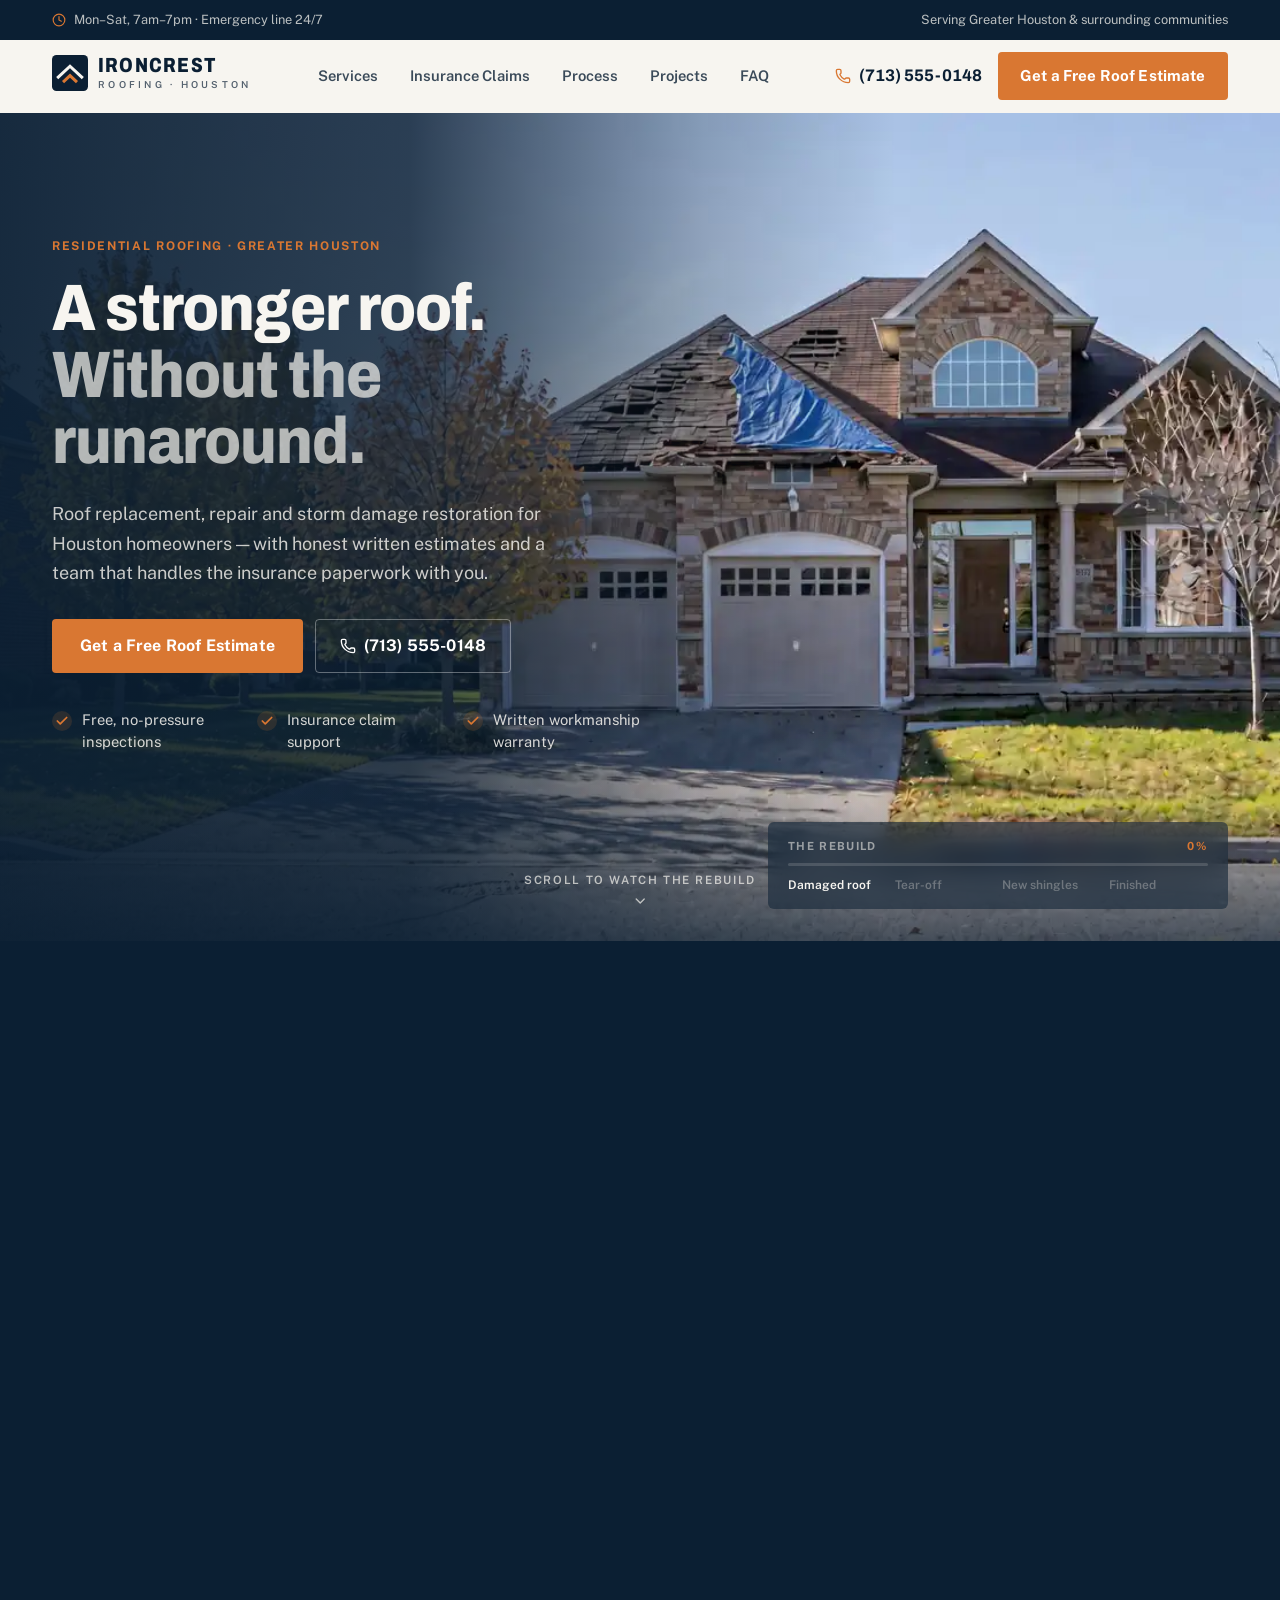
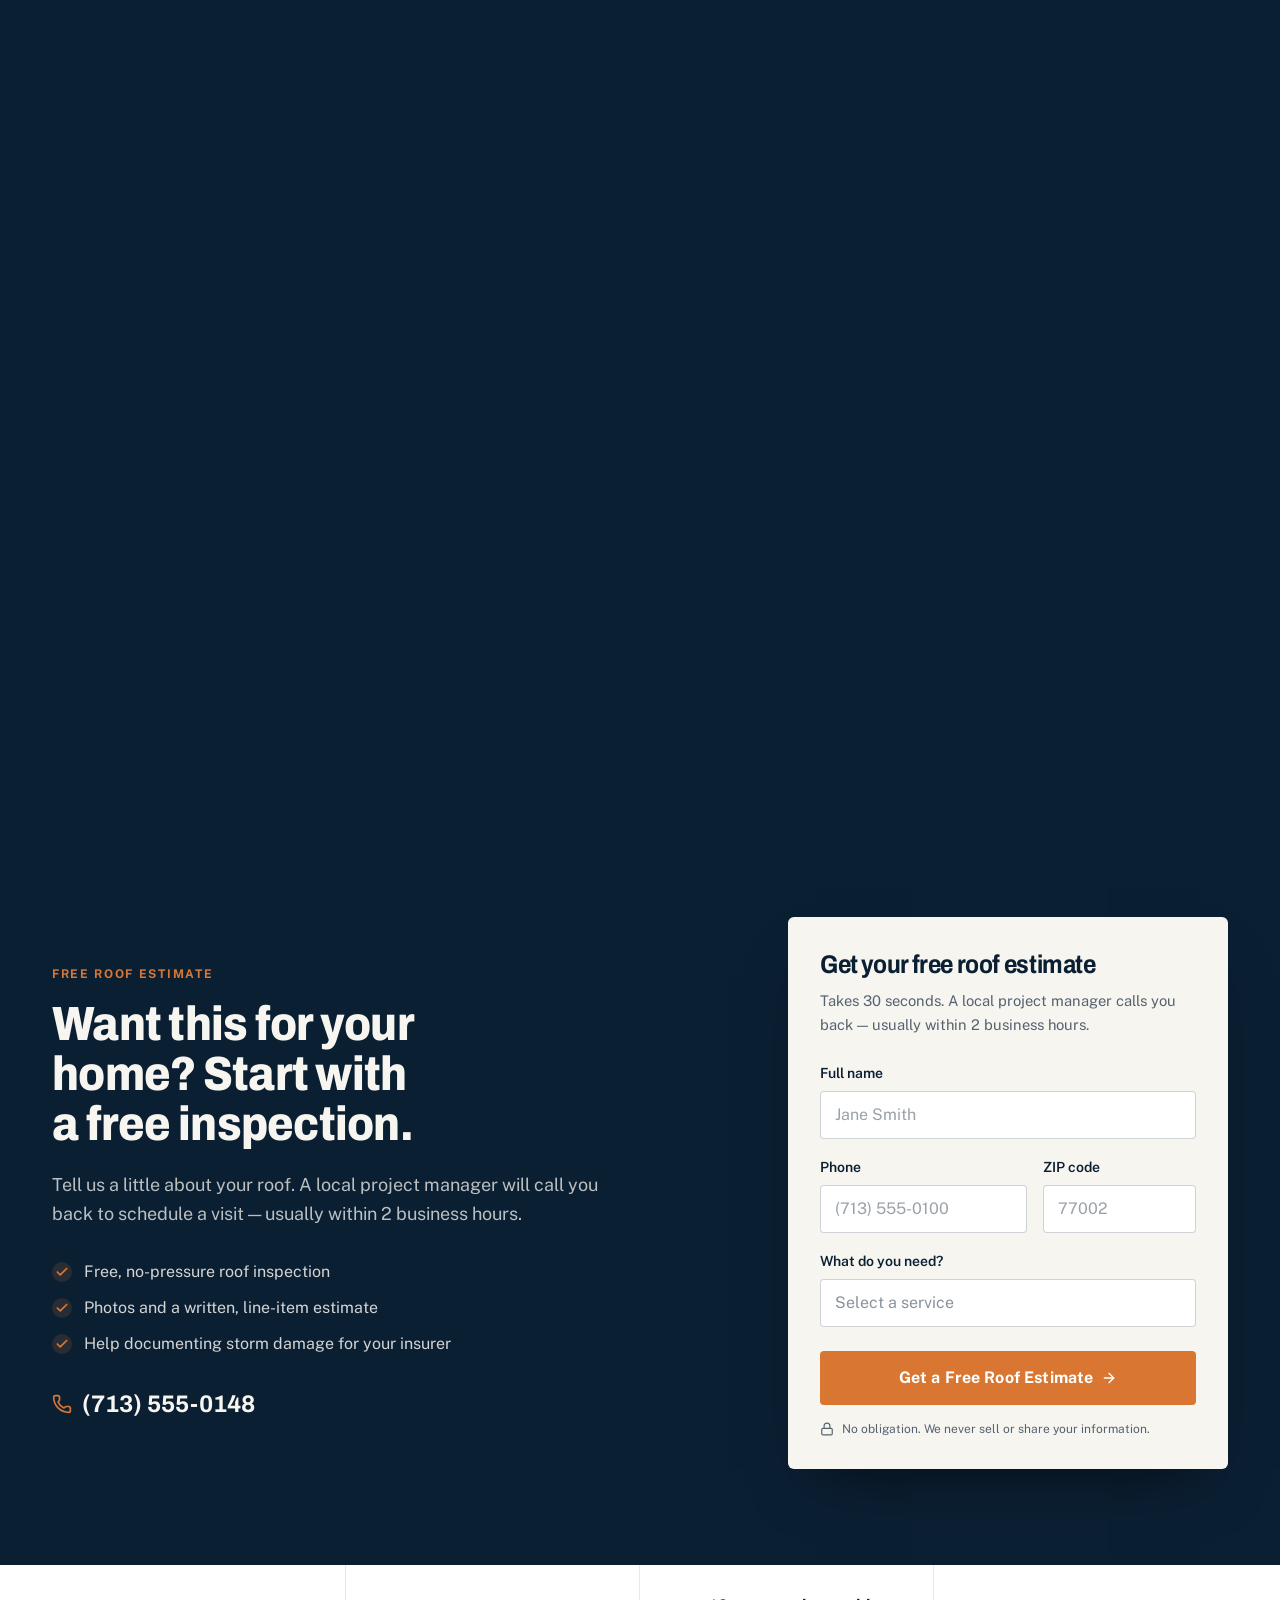
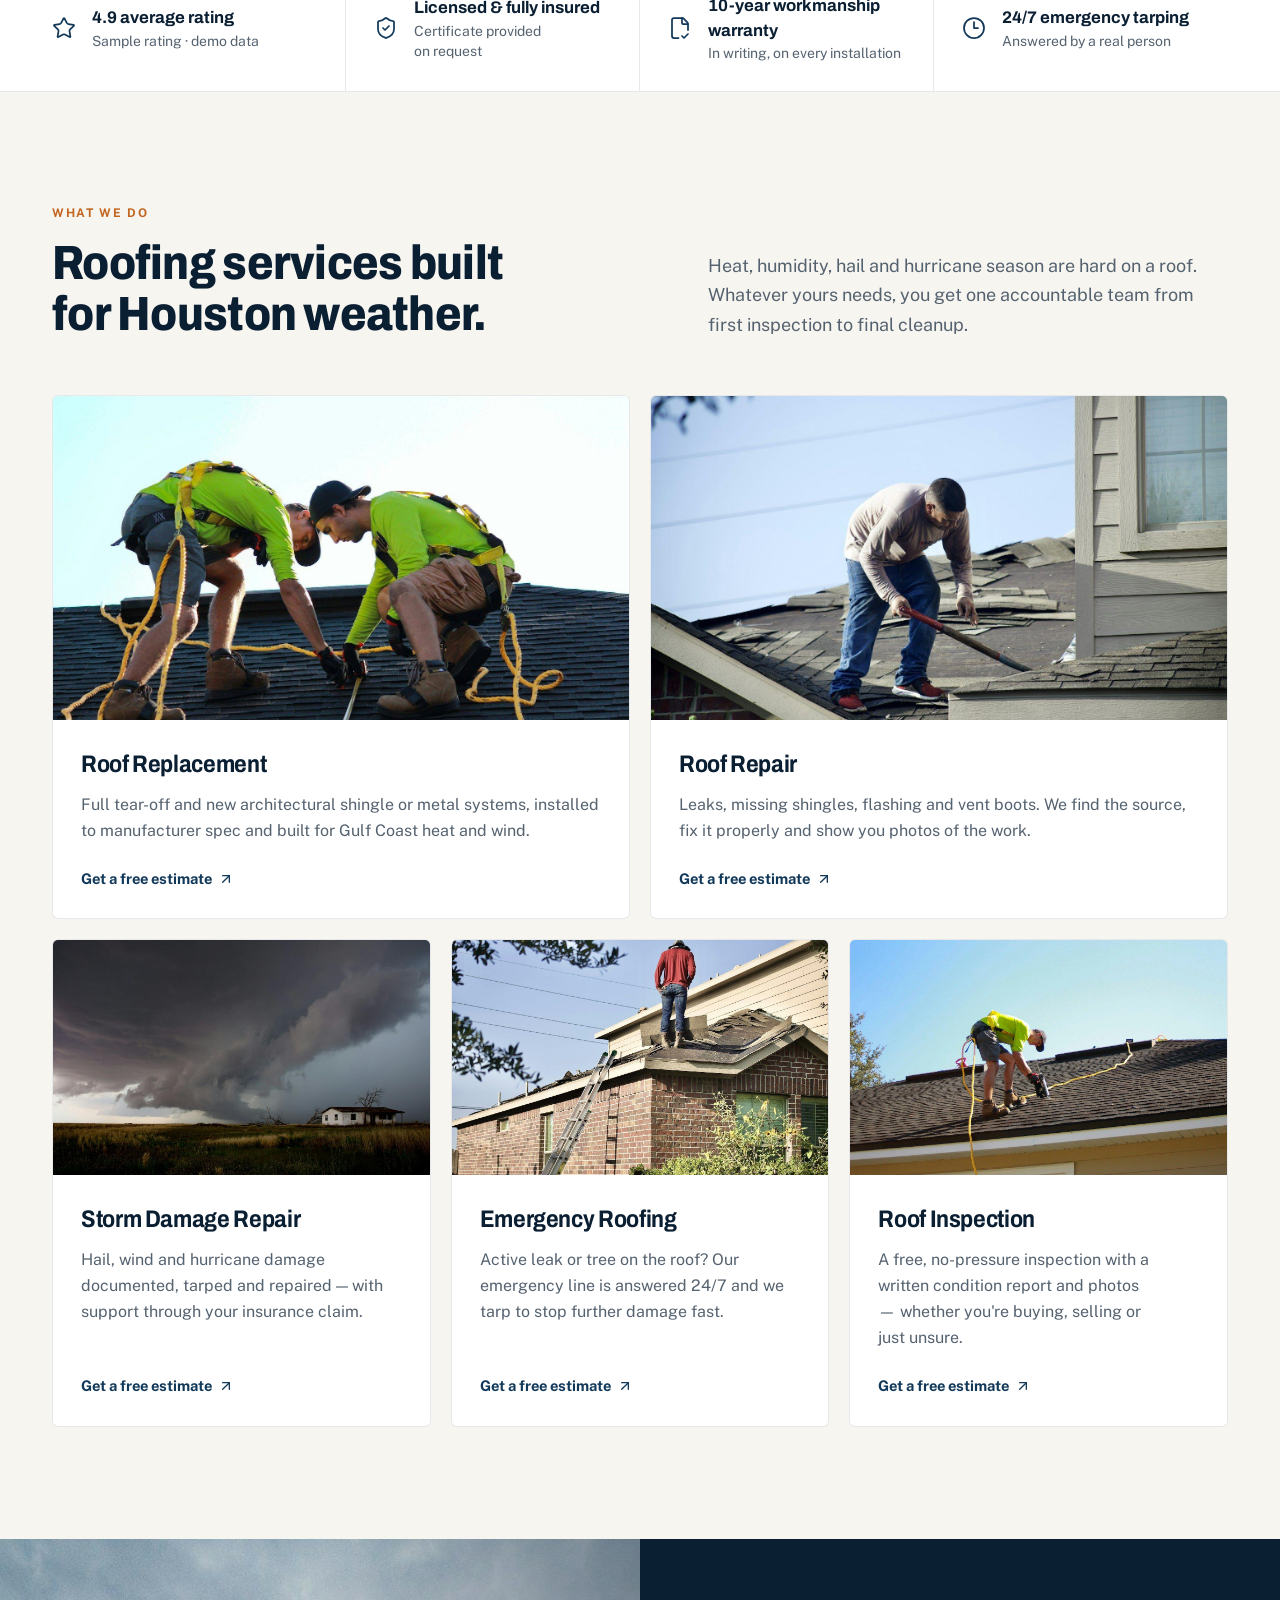
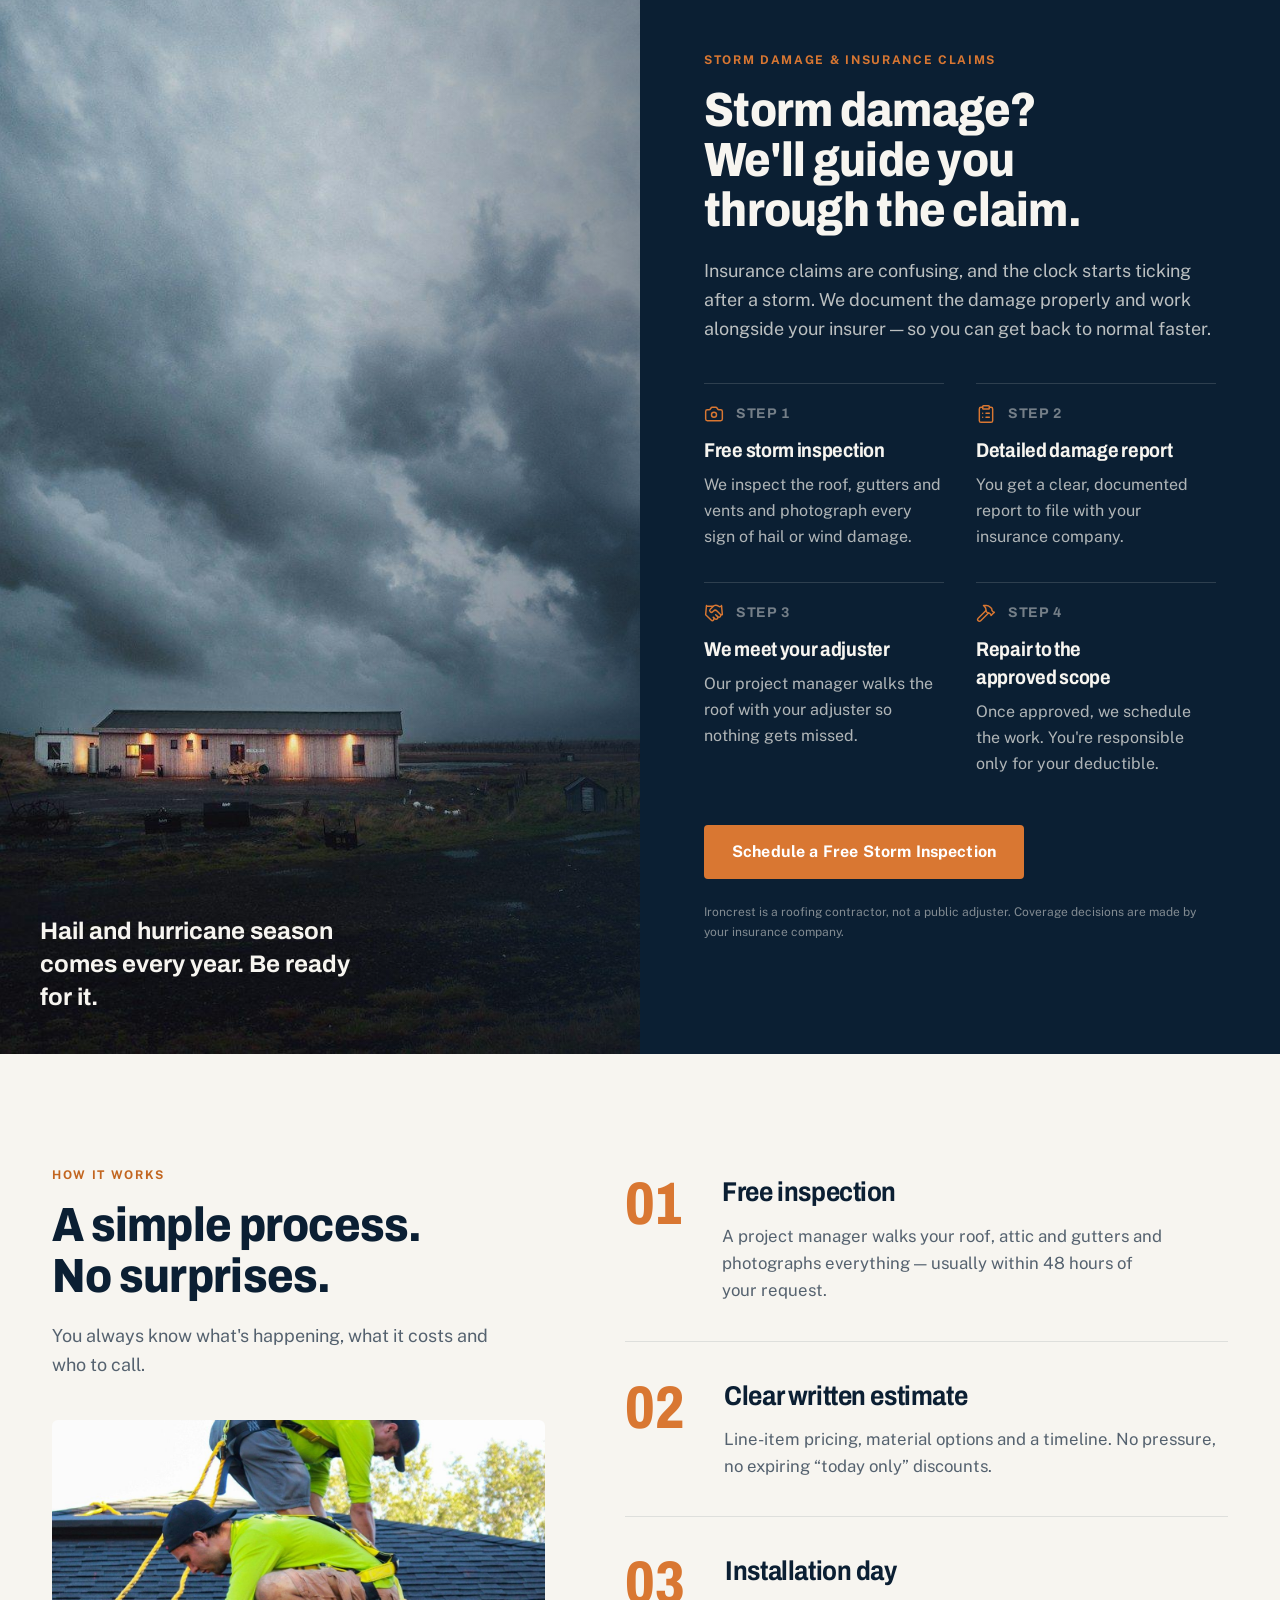
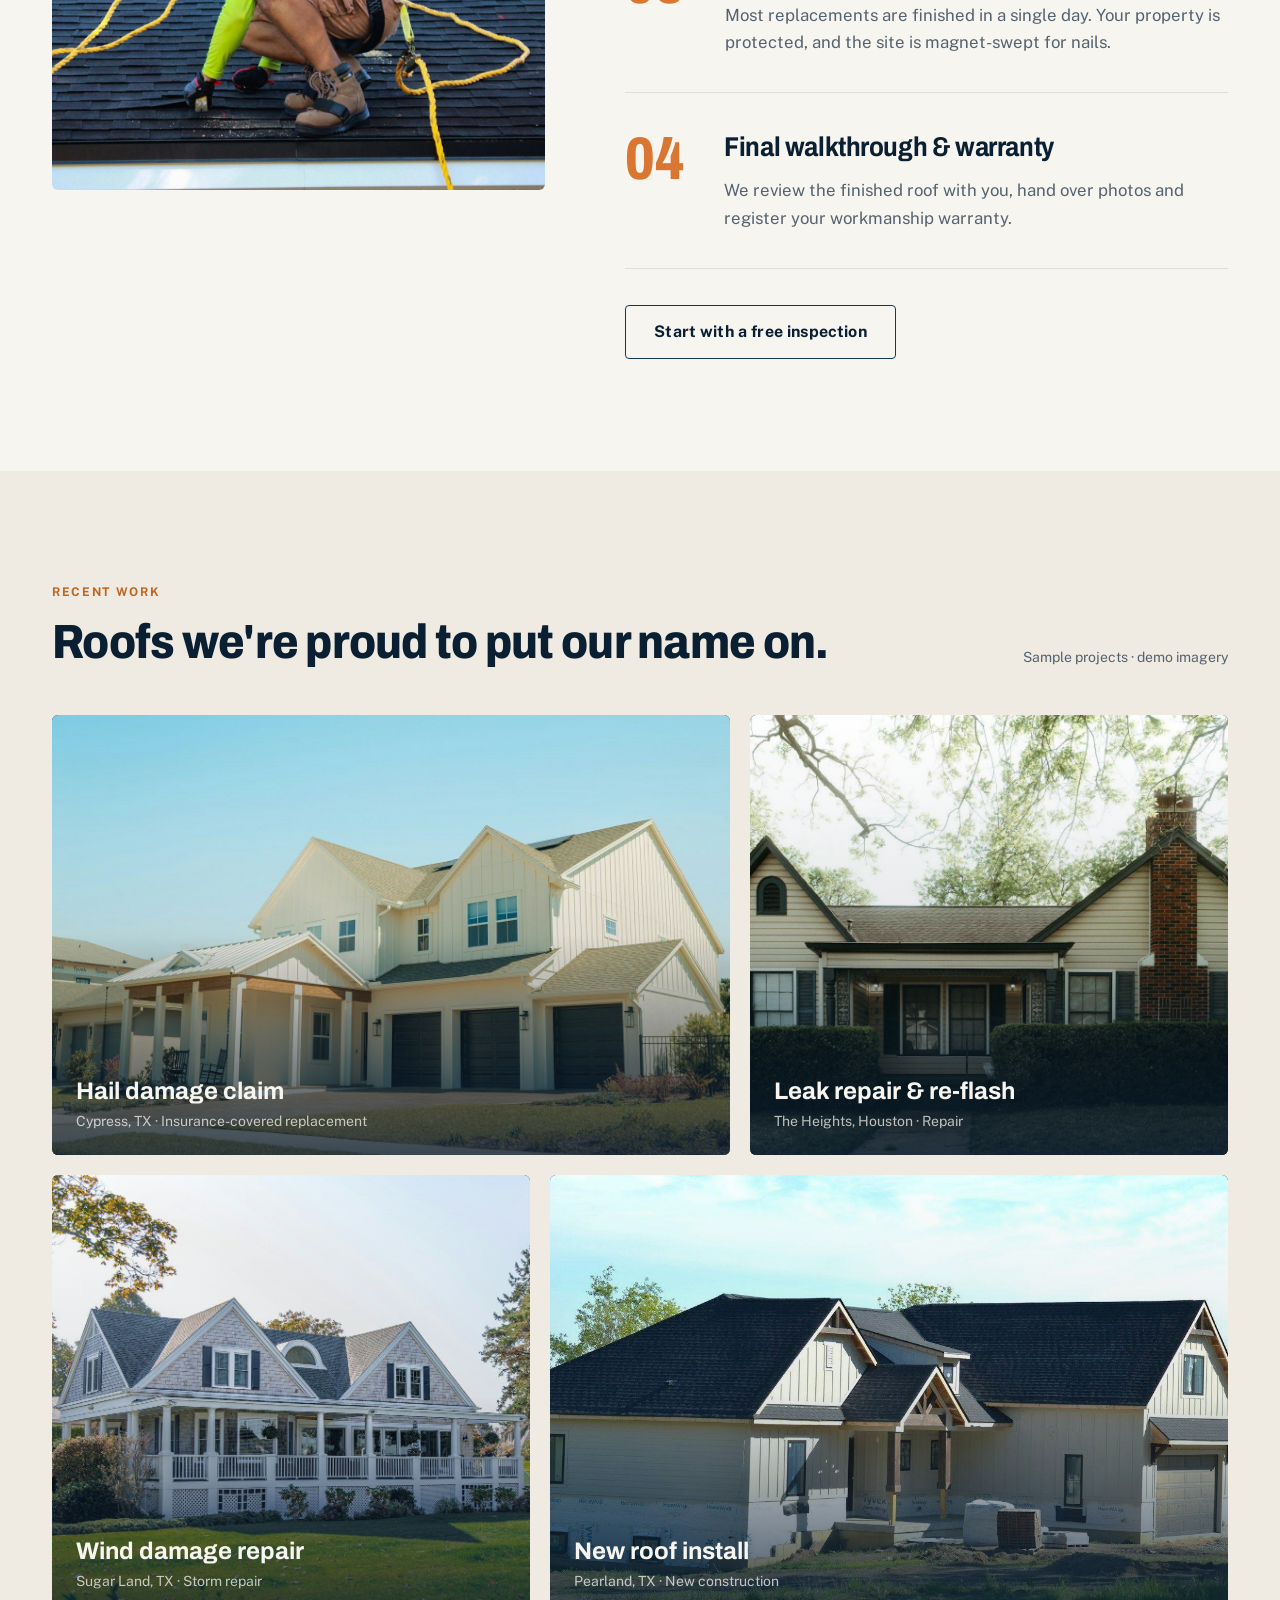
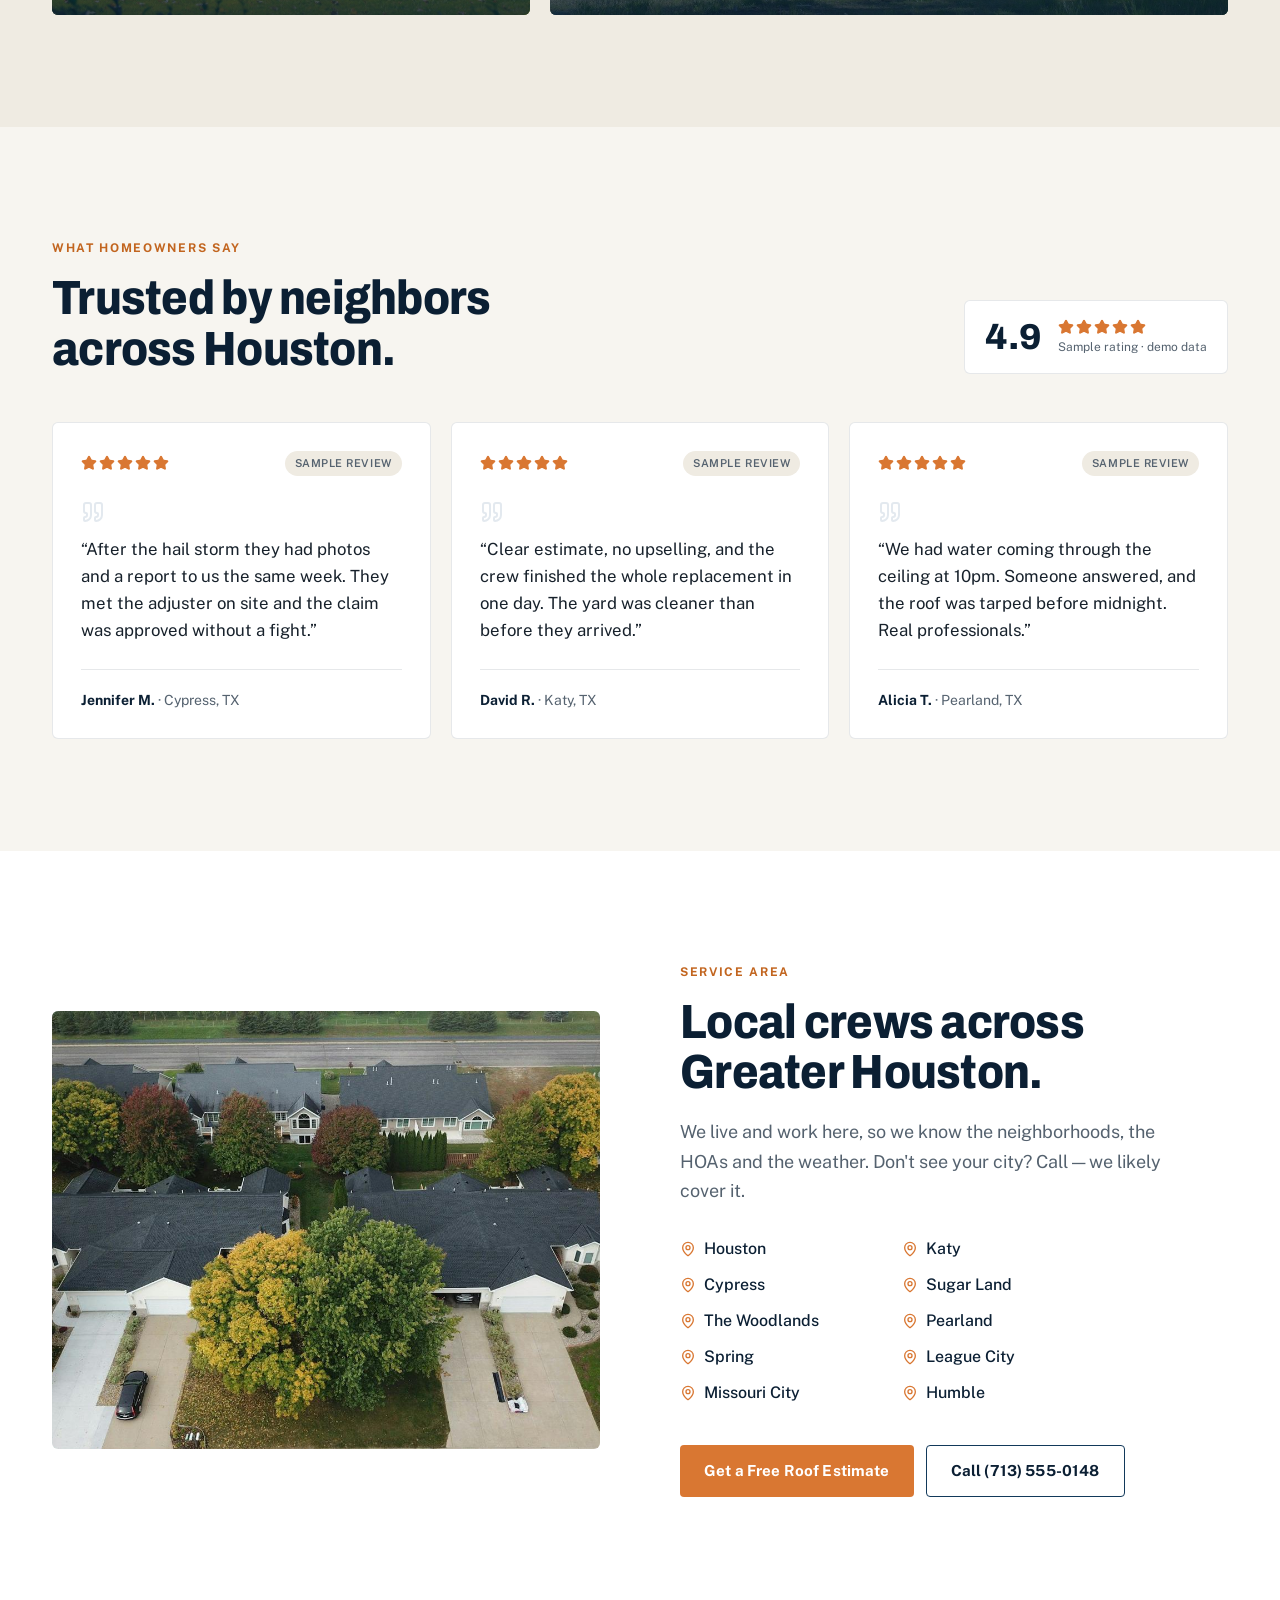
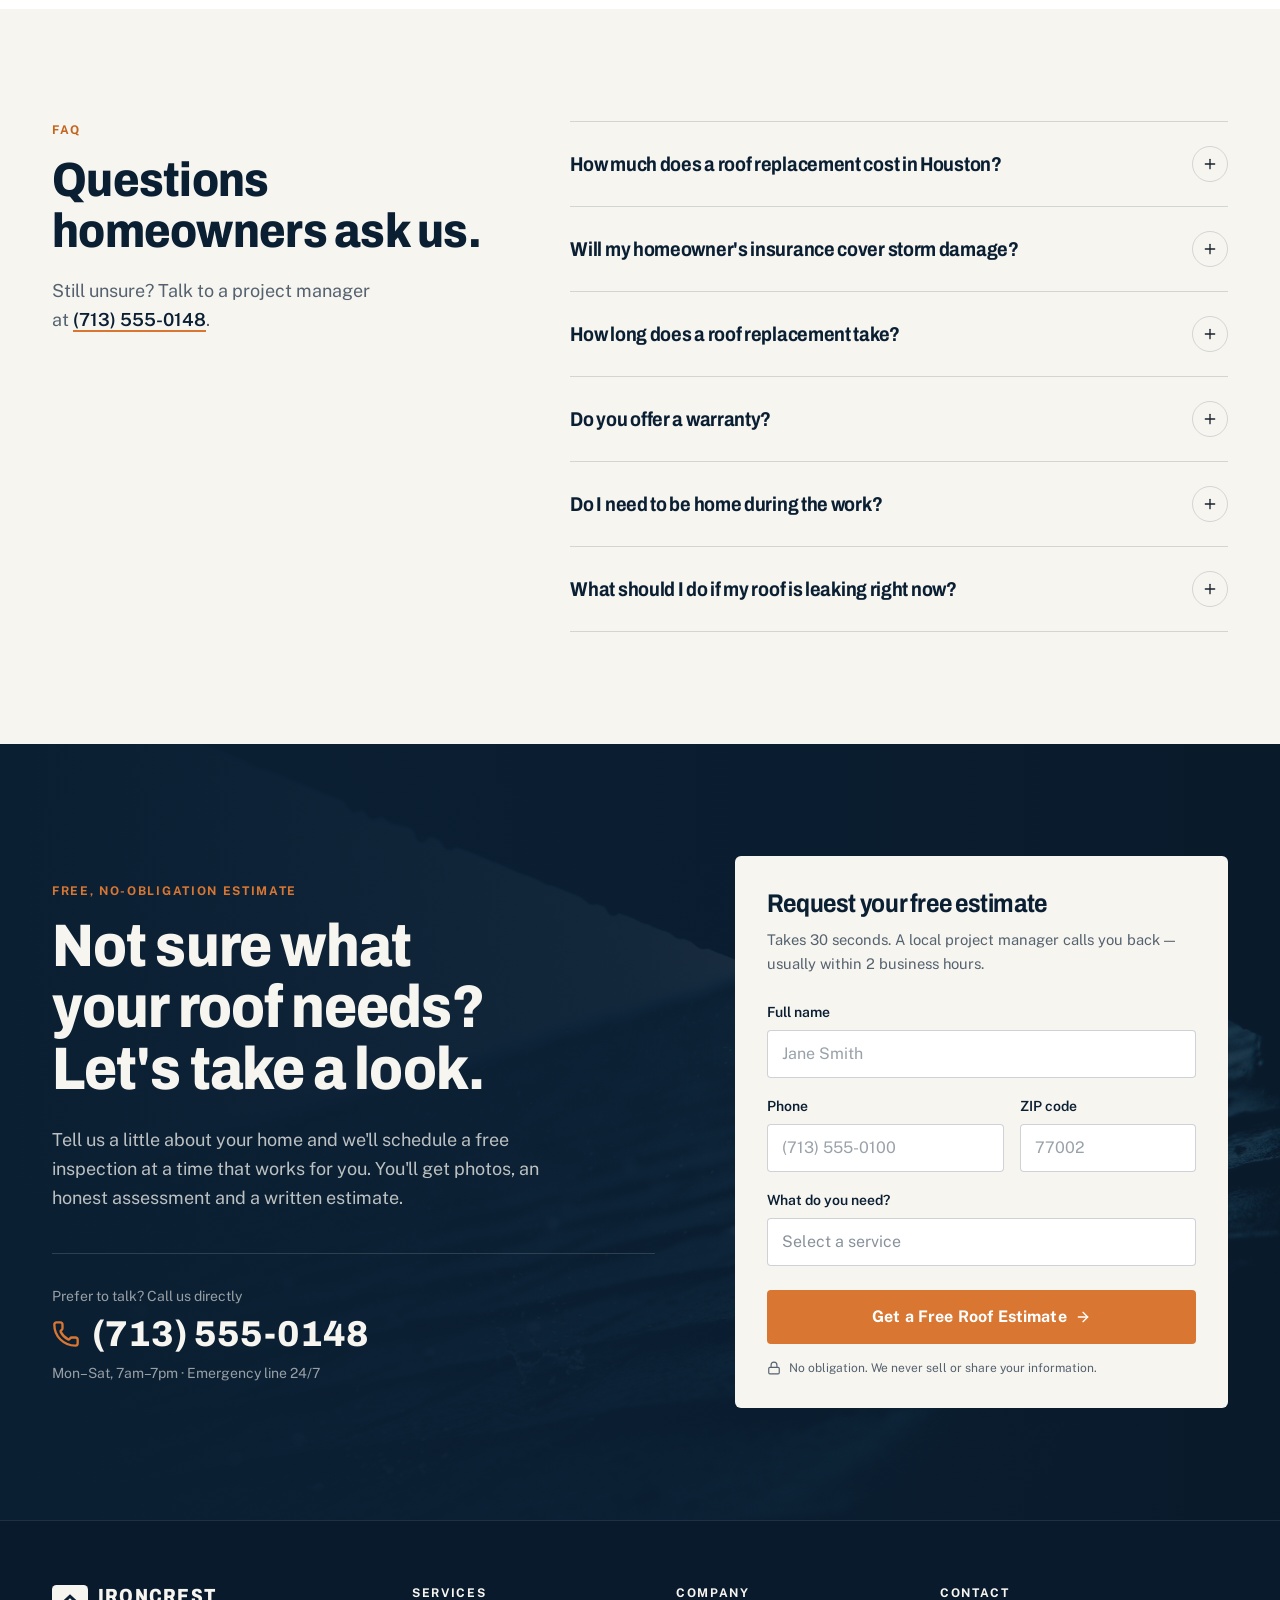
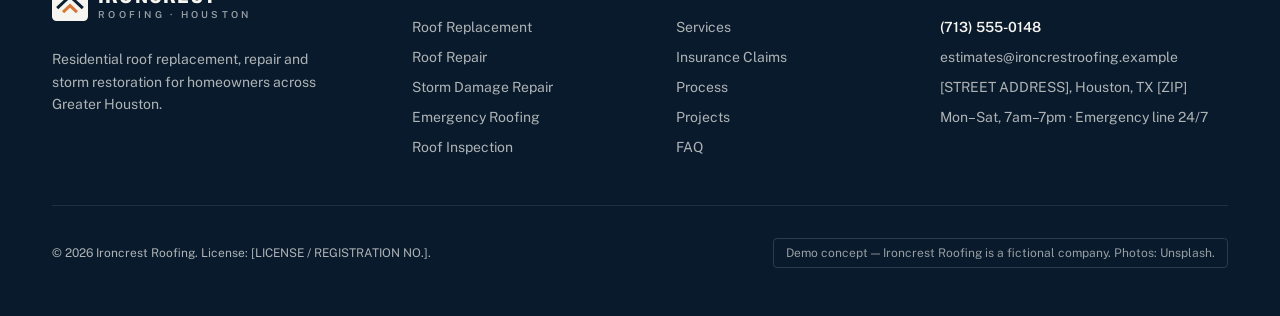
<file: index.html>
<!DOCTYPE html><html lang="en"><head><meta charSet="utf-8"/><link rel="preconnect" href="/" crossorigin=""/><meta name="viewport" content="width=device-width, initial-scale=1"/><link rel="stylesheet" href="./_next/static/chunks/0a-hhax5wdarm.css" data-precedence="next"/><link rel="preload" as="script" fetchPriority="low" href="./_next/static/chunks/12aruqaur5huj.js"/><script src="./_next/static/chunks/13yxs8tvcajse.js" async=""></script><script src="./_next/static/chunks/3g4px251sg85e.js" async=""></script><script src="./_next/static/chunks/turbopack-1rdgb0w8nih9e.js" async=""></script><script src="./_next/static/chunks/3fntmmi971322.js" async=""></script><script src="./_next/static/chunks/289viv_vab-62.js" async=""></script><meta name="theme-color" content="#0B1F33"/><title>Houston Roof Replacement &amp; Storm Damage Repair | Ironcrest Roofing</title><meta name="description" content="Roof replacement, roof repair and storm damage restoration for Houston homeowners. Free inspections, written estimates and insurance claim support. Demo concept."/><meta name="robots" content="noindex, nofollow"/><link rel="canonical" href="https://ironcrest-roofing.vercel.app"/><meta property="og:title" content="Ironcrest Roofing — Houston Residential Roofing"/><meta property="og:description" content="Roof replacement, repair and storm damage restoration with insurance claim support. Get a free roof estimate."/><meta property="og:url" content="https://ironcrest-roofing.vercel.app"/><meta property="og:site_name" content="Ironcrest Roofing"/><meta property="og:locale" content="en_US"/><meta property="og:image" content="https://ironcrest-roofing.vercel.app/images/hero.jpg"/><meta property="og:image:width" content="2400"/><meta property="og:image:height" content="1600"/><meta property="og:image:alt" content="Houston-area brick home with a new shingle roof"/><meta property="og:type" content="website"/><meta name="twitter:card" content="summary_large_image"/><meta name="twitter:title" content="Ironcrest Roofing — Houston Residential Roofing"/><meta name="twitter:description" content="Roof replacement, repair and storm damage restoration with insurance claim support. Get a free roof estimate."/><meta name="twitter:image" content="https://ironcrest-roofing.vercel.app/images/hero.jpg"/><meta name="twitter:image:alt" content="Houston-area brick home with a new shingle roof"/><meta name="twitter:image:width" content="2400"/><meta name="twitter:image:height" content="1600"/><link rel="icon" href="./icon.svg?icon.15mnvc829g62q.svg" sizes="any" type="image/svg+xml"/><meta name="next-size-adjust" content=""/><script src="./_next/static/chunks/0cz1d0mv5g_q7.js" noModule=""></script></head><body><div hidden=""><!--$--><!--/$--></div><a href="#main" class="sr-only focus:not-sr-only focus:fixed focus:left-4 focus:top-4 focus:z-[100] focus:rounded focus:bg-white focus:px-4 focus:py-2 focus:font-semibold">Skip to content</a><div class="hidden bg-navy-950 text-[0.8rem] text-cream/75 md:block"><div class="container-x flex h-10 items-center justify-between"><p class="flex items-center gap-2"><svg xmlns="http://www.w3.org/2000/svg" width="24" height="24" viewBox="0 0 24 24" fill="none" stroke="currentColor" stroke-width="2" stroke-linecap="round" stroke-linejoin="round" class="lucide lucide-clock h-3.5 w-3.5 text-orange-500" aria-hidden="true"><circle cx="12" cy="12" r="10"></circle><path d="M12 6v6l4 2"></path></svg>Mon–Sat, 7am–7pm · Emergency line 24/7</p><p>Serving Greater Houston &amp; surrounding communities</p></div></div><header class="sticky top-0 z-50 border-b bg-cream/95 backdrop-blur-sm transition-shadow border-transparent"><div class="container-x flex h-[72px] items-center justify-between gap-6"><a href="#top" aria-label="Ironcrest Roofing — back to top" class="shrink-0"><span class="inline-flex items-center gap-2.5 "><svg viewBox="0 0 40 40" class="h-9 w-9 shrink-0" aria-hidden="true" focusable="false"><rect x="0" y="0" width="40" height="40" rx="5" fill="#0B1F33"></rect><path d="M7 24.5 20 12.5l13 12" fill="none" stroke="#F7F5F0" stroke-width="3.4" stroke-linecap="square" stroke-linejoin="miter"></path><path d="M13.5 29 20 23l6.5 6" fill="none" stroke="#D97732" stroke-width="3.4" stroke-linecap="square" stroke-linejoin="miter"></path></svg><span class="flex flex-col leading-none"><span class="font-display text-[1.28rem] font-extrabold uppercase tracking-[0.06em] text-navy-950" style="font-variation-settings:&quot;wdth&quot; 80">Ironcrest</span><span class="mt-1 text-[0.6rem] font-semibold uppercase tracking-[0.34em] text-muted">Roofing · Houston</span></span></span></a><nav aria-label="Primary" class="hidden xl:block"><ul class="flex items-center gap-8 text-[0.92rem] font-semibold text-navy-950/80"><li><a href="#services" class="transition-colors hover:text-orange-600">Services</a></li><li><a href="#insurance" class="transition-colors hover:text-orange-600">Insurance Claims</a></li><li><a href="#process" class="transition-colors hover:text-orange-600">Process</a></li><li><a href="#projects" class="transition-colors hover:text-orange-600">Projects</a></li><li><a href="#faq" class="transition-colors hover:text-orange-600">FAQ</a></li></ul></nav><div class="flex items-center gap-2 sm:gap-4"><a href="tel:+17135550148" class="hidden items-center gap-2 font-display text-[1.05rem] font-bold text-navy-950 transition-colors hover:text-orange-600 md:inline-flex whitespace-nowrap"><svg xmlns="http://www.w3.org/2000/svg" width="24" height="24" viewBox="0 0 24 24" fill="none" stroke="currentColor" stroke-width="2" stroke-linecap="round" stroke-linejoin="round" class="lucide lucide-phone h-4 w-4 text-orange-500" aria-hidden="true"><path d="M13.832 16.568a1 1 0 0 0 1.213-.303l.355-.465A2 2 0 0 1 17 15h3a2 2 0 0 1 2 2v3a2 2 0 0 1-2 2A18 18 0 0 1 2 4a2 2 0 0 1 2-2h3a2 2 0 0 1 2 2v3a2 2 0 0 1-.8 1.6l-.468.351a1 1 0 0 0-.292 1.233 14 14 0 0 0 6.392 6.384"></path></svg>(713) 555-0148</a><a href="#estimate" class="btn btn-primary hidden sm:inline-flex">Get a Free Roof Estimate</a><a href="tel:+17135550148" aria-label="Call (713) 555-0148" class="inline-flex h-11 w-11 items-center justify-center rounded-[4px] bg-navy-950 text-cream md:hidden"><svg xmlns="http://www.w3.org/2000/svg" width="24" height="24" viewBox="0 0 24 24" fill="none" stroke="currentColor" stroke-width="2" stroke-linecap="round" stroke-linejoin="round" class="lucide lucide-phone h-[18px] w-[18px]" aria-hidden="true"><path d="M13.832 16.568a1 1 0 0 0 1.213-.303l.355-.465A2 2 0 0 1 17 15h3a2 2 0 0 1 2 2v3a2 2 0 0 1-2 2A18 18 0 0 1 2 4a2 2 0 0 1 2-2h3a2 2 0 0 1 2 2v3a2 2 0 0 1-.8 1.6l-.468.351a1 1 0 0 0-.292 1.233 14 14 0 0 0 6.392 6.384"></path></svg></a><button type="button" aria-label="Open menu" aria-expanded="false" aria-controls="mobile-menu" class="inline-flex h-11 w-11 items-center justify-center rounded-[4px] border border-navy-950/15 text-navy-950 xl:hidden"><svg xmlns="http://www.w3.org/2000/svg" width="24" height="24" viewBox="0 0 24 24" fill="none" stroke="currentColor" stroke-width="2" stroke-linecap="round" stroke-linejoin="round" class="lucide lucide-menu h-5 w-5" aria-hidden="true"><path d="M4 5h16"></path><path d="M4 12h16"></path><path d="M4 19h16"></path></svg></button></div></div></header><div id="mobile-menu" role="dialog" aria-modal="true" aria-label="Menu" class="fixed inset-0 z-[60] bg-navy-950 text-cream transition-opacity duration-200 xl:hidden pointer-events-none opacity-0" hidden=""><div class="container-x flex h-[72px] items-center justify-between"><span class="inline-flex items-center gap-2.5 "><svg viewBox="0 0 40 40" class="h-9 w-9 shrink-0" aria-hidden="true" focusable="false"><rect x="0" y="0" width="40" height="40" rx="5" fill="#F7F5F0"></rect><path d="M7 24.5 20 12.5l13 12" fill="none" stroke="#0B1F33" stroke-width="3.4" stroke-linecap="square" stroke-linejoin="miter"></path><path d="M13.5 29 20 23l6.5 6" fill="none" stroke="#D97732" stroke-width="3.4" stroke-linecap="square" stroke-linejoin="miter"></path></svg><span class="flex flex-col leading-none"><span class="font-display text-[1.28rem] font-extrabold uppercase tracking-[0.06em] text-cream" style="font-variation-settings:&quot;wdth&quot; 80">Ironcrest</span><span class="mt-1 text-[0.6rem] font-semibold uppercase tracking-[0.34em] text-cream/60">Roofing · Houston</span></span></span><button type="button" aria-label="Close menu" class="inline-flex h-11 w-11 items-center justify-center rounded-[4px] border border-cream/20"><svg xmlns="http://www.w3.org/2000/svg" width="24" height="24" viewBox="0 0 24 24" fill="none" stroke="currentColor" stroke-width="2" stroke-linecap="round" stroke-linejoin="round" class="lucide lucide-x h-5 w-5" aria-hidden="true"><path d="M18 6 6 18"></path><path d="m6 6 12 12"></path></svg></button></div><nav aria-label="Mobile" class="container-x mt-6"><ul class="divide-y divide-cream/10 border-y border-cream/10"><li><a href="#services" class="flex items-center justify-between py-5 font-display text-2xl font-bold">Services<span class="text-orange-500" aria-hidden="true">→</span></a></li><li><a href="#insurance" class="flex items-center justify-between py-5 font-display text-2xl font-bold">Insurance Claims<span class="text-orange-500" aria-hidden="true">→</span></a></li><li><a href="#process" class="flex items-center justify-between py-5 font-display text-2xl font-bold">Process<span class="text-orange-500" aria-hidden="true">→</span></a></li><li><a href="#projects" class="flex items-center justify-between py-5 font-display text-2xl font-bold">Projects<span class="text-orange-500" aria-hidden="true">→</span></a></li><li><a href="#faq" class="flex items-center justify-between py-5 font-display text-2xl font-bold">FAQ<span class="text-orange-500" aria-hidden="true">→</span></a></li></ul><div class="mt-8 grid gap-3"><a href="#estimate" class="btn btn-primary w-full">Get a Free Roof Estimate</a><a href="tel:+17135550148" class="btn btn-outline-light w-full"><svg xmlns="http://www.w3.org/2000/svg" width="24" height="24" viewBox="0 0 24 24" fill="none" stroke="currentColor" stroke-width="2" stroke-linecap="round" stroke-linejoin="round" class="lucide lucide-phone h-4 w-4" aria-hidden="true"><path d="M13.832 16.568a1 1 0 0 0 1.213-.303l.355-.465A2 2 0 0 1 17 15h3a2 2 0 0 1 2 2v3a2 2 0 0 1-2 2A18 18 0 0 1 2 4a2 2 0 0 1 2-2h3a2 2 0 0 1 2 2v3a2 2 0 0 1-.8 1.6l-.468.351a1 1 0 0 0-.292 1.233 14 14 0 0 0 6.392 6.384"></path></svg> Call <!-- -->(713) 555-0148</a></div><p class="mt-6 text-sm text-cream/60">Mon–Sat, 7am–7pm · Emergency line 24/7</p></nav></div><main id="main"><section id="top" aria-label="Ironcrest Roofing — roof replacement in Houston" class="relative bg-navy-950 h-[230vh] md:h-[260vh]"><div class="sticky top-[72px] h-[calc(100svh-72px)] min-h-[560px] overflow-hidden"><picture><source media="(max-width: 767px)" srcSet="images/hero-before-sm.jpg"/><img src="images/hero-before.jpg" alt="Brick Houston-area home whose damaged, tarped roof is replaced with new charcoal shingles" class="absolute inset-0 h-full w-full object-cover object-center md:object-[72%_center]" fetchPriority="high"/></picture><canvas aria-hidden="true" class="absolute inset-0 h-full w-full transition-opacity duration-300 opacity-0"></canvas><div aria-hidden="true" class="absolute inset-0 bg-[linear-gradient(0deg,rgba(11,31,51,0.97)_0%,rgba(11,31,51,0.85)_38%,rgba(11,31,51,0.15)_70%,rgba(11,31,51,0)_100%)] md:bg-[linear-gradient(90deg,rgba(11,31,51,0.94)_0%,rgba(11,31,51,0.82)_32%,rgba(11,31,51,0.25)_55%,rgba(11,31,51,0)_70%)]"></div><div aria-hidden="true" class="absolute inset-x-0 bottom-0 hidden h-40 bg-gradient-to-t from-navy-950/70 to-transparent md:block"></div><div class="container-x relative flex h-full flex-col justify-end pb-28 md:justify-center md:pb-16"><div class="max-w-[600px] text-cream"><p class="eyebrow !text-orange-500">Residential roofing · Greater Houston</p><h1 class="mt-4 text-[2.4rem] font-extrabold leading-[1.02] sm:text-6xl md:mt-5 lg:text-[4.1rem]">A stronger roof.<br/><span class="text-cream/70">Without the runaround.</span></h1><p class="mt-4 max-w-[520px] text-base leading-relaxed text-cream/80 sm:text-lg md:mt-6">Roof replacement, repair and storm damage restoration for Houston homeowners — with honest written estimates and a team that handles the insurance paperwork with you.</p><div class="mt-8 hidden flex-col gap-3 sm:flex-row md:flex"><a href="#estimate" class="btn btn-primary h-[54px] px-7 text-base">Get a Free Roof Estimate</a><a href="tel:+17135550148" class="btn btn-outline-light h-[54px] px-6 text-base"><svg xmlns="http://www.w3.org/2000/svg" width="24" height="24" viewBox="0 0 24 24" fill="none" stroke="currentColor" stroke-width="2" stroke-linecap="round" stroke-linejoin="round" class="lucide lucide-phone h-4 w-4" aria-hidden="true"><path d="M13.832 16.568a1 1 0 0 0 1.213-.303l.355-.465A2 2 0 0 1 17 15h3a2 2 0 0 1 2 2v3a2 2 0 0 1-2 2A18 18 0 0 1 2 4a2 2 0 0 1 2-2h3a2 2 0 0 1 2 2v3a2 2 0 0 1-.8 1.6l-.468.351a1 1 0 0 0-.292 1.233 14 14 0 0 0 6.392 6.384"></path></svg>(713) 555-0148</a></div><ul class="mt-9 hidden gap-4 text-[0.92rem] text-cream/85 lg:grid lg:grid-cols-3"><li class="flex items-start gap-2.5"><span class="mt-0.5 inline-flex h-5 w-5 shrink-0 items-center justify-center rounded-full bg-orange-500/15"><svg xmlns="http://www.w3.org/2000/svg" width="24" height="24" viewBox="0 0 24 24" fill="none" stroke="currentColor" stroke-width="3" stroke-linecap="round" stroke-linejoin="round" class="lucide lucide-check h-3.5 w-3.5 text-orange-500" aria-hidden="true"><path d="M20 6 9 17l-5-5"></path></svg></span>Free, no-pressure inspections</li><li class="flex items-start gap-2.5"><span class="mt-0.5 inline-flex h-5 w-5 shrink-0 items-center justify-center rounded-full bg-orange-500/15"><svg xmlns="http://www.w3.org/2000/svg" width="24" height="24" viewBox="0 0 24 24" fill="none" stroke="currentColor" stroke-width="3" stroke-linecap="round" stroke-linejoin="round" class="lucide lucide-check h-3.5 w-3.5 text-orange-500" aria-hidden="true"><path d="M20 6 9 17l-5-5"></path></svg></span>Insurance claim support</li><li class="flex items-start gap-2.5"><span class="mt-0.5 inline-flex h-5 w-5 shrink-0 items-center justify-center rounded-full bg-orange-500/15"><svg xmlns="http://www.w3.org/2000/svg" width="24" height="24" viewBox="0 0 24 24" fill="none" stroke="currentColor" stroke-width="3" stroke-linecap="round" stroke-linejoin="round" class="lucide lucide-check h-3.5 w-3.5 text-orange-500" aria-hidden="true"><path d="M20 6 9 17l-5-5"></path></svg></span>Written workmanship warranty</li></ul></div></div><div aria-hidden="true" class="pointer-events-none absolute inset-x-0 top-4 md:bottom-8 md:top-auto"><div class="container-x flex justify-end"><div class="w-full max-w-[460px] rounded-[6px] bg-navy-950/55 px-4 py-3 backdrop-blur-md md:px-5 md:py-4"><div class="flex items-center justify-between text-[0.7rem] font-bold uppercase tracking-[0.12em] text-cream/55"><span>The rebuild</span><span class="text-orange-500">0<!-- -->%</span></div><div class="mt-2 h-[3px] overflow-hidden rounded-full bg-cream/15"><div class="h-full origin-left bg-orange-500" style="transform:scaleX(0)"></div></div><ol class="mt-3 grid grid-cols-4 gap-2 text-[0.68rem] font-semibold leading-tight md:text-[0.75rem]"><li class="transition-colors duration-200 text-cream">Damaged roof</li><li class="transition-colors duration-200 text-cream/30">Tear-off</li><li class="transition-colors duration-200 text-cream/30">New shingles</li><li class="transition-colors duration-200 text-cream/30">Finished</li></ol></div></div></div><div aria-hidden="true" class="pointer-events-none absolute bottom-8 left-1/2 hidden -translate-x-1/2 flex-col items-center gap-1 text-[0.72rem] font-semibold uppercase tracking-[0.14em] text-cream/70 transition-opacity duration-300 xl:flex opacity-100">Scroll to watch the rebuild<svg xmlns="http://www.w3.org/2000/svg" width="24" height="24" viewBox="0 0 24 24" fill="none" stroke="currentColor" stroke-width="2" stroke-linecap="round" stroke-linejoin="round" class="lucide lucide-chevron-down h-4 w-4 animate-bounce" aria-hidden="true"><path d="m6 9 6 6 6-6"></path></svg></div></div></section><section id="estimate" class="relative bg-navy-950 pb-16 pt-4 text-cream sm:pb-24 md:pt-16"><div class="container-x grid items-center gap-10 lg:grid-cols-[1fr_440px] lg:gap-20"><div class="max-w-[560px]"><p class="eyebrow !text-orange-500">Free roof estimate</p><h2 class="mt-4 text-4xl font-extrabold leading-[1.05] sm:text-5xl">Want this for your home? Start with a free inspection.</h2><p class="mt-5 text-lg leading-relaxed text-cream/75">Tell us a little about your roof. A local project manager will call you back to schedule a visit — usually within 2 business hours.</p><ul class="mt-8 space-y-3"><li class="flex items-start gap-3 text-cream/85"><span class="mt-0.5 inline-flex h-5 w-5 shrink-0 items-center justify-center rounded-full bg-orange-500/15"><svg xmlns="http://www.w3.org/2000/svg" width="24" height="24" viewBox="0 0 24 24" fill="none" stroke="currentColor" stroke-width="3" stroke-linecap="round" stroke-linejoin="round" class="lucide lucide-check h-3.5 w-3.5 text-orange-500" aria-hidden="true"><path d="M20 6 9 17l-5-5"></path></svg></span>Free, no-pressure roof inspection</li><li class="flex items-start gap-3 text-cream/85"><span class="mt-0.5 inline-flex h-5 w-5 shrink-0 items-center justify-center rounded-full bg-orange-500/15"><svg xmlns="http://www.w3.org/2000/svg" width="24" height="24" viewBox="0 0 24 24" fill="none" stroke="currentColor" stroke-width="3" stroke-linecap="round" stroke-linejoin="round" class="lucide lucide-check h-3.5 w-3.5 text-orange-500" aria-hidden="true"><path d="M20 6 9 17l-5-5"></path></svg></span>Photos and a written, line-item estimate</li><li class="flex items-start gap-3 text-cream/85"><span class="mt-0.5 inline-flex h-5 w-5 shrink-0 items-center justify-center rounded-full bg-orange-500/15"><svg xmlns="http://www.w3.org/2000/svg" width="24" height="24" viewBox="0 0 24 24" fill="none" stroke="currentColor" stroke-width="3" stroke-linecap="round" stroke-linejoin="round" class="lucide lucide-check h-3.5 w-3.5 text-orange-500" aria-hidden="true"><path d="M20 6 9 17l-5-5"></path></svg></span>Help documenting storm damage for your insurer</li></ul><a href="tel:+17135550148" class="mt-8 inline-flex items-center gap-2.5 font-display text-2xl font-bold transition-colors hover:text-orange-500"><svg xmlns="http://www.w3.org/2000/svg" width="24" height="24" viewBox="0 0 24 24" fill="none" stroke="currentColor" stroke-width="2" stroke-linecap="round" stroke-linejoin="round" class="lucide lucide-phone h-5 w-5 text-orange-500" aria-hidden="true"><path d="M13.832 16.568a1 1 0 0 0 1.213-.303l.355-.465A2 2 0 0 1 17 15h3a2 2 0 0 1 2 2v3a2 2 0 0 1-2 2A18 18 0 0 1 2 4a2 2 0 0 1 2-2h3a2 2 0 0 1 2 2v3a2 2 0 0 1-.8 1.6l-.468.351a1 1 0 0 0-.292 1.233 14 14 0 0 0 6.392 6.384"></path></svg>(713) 555-0148</a></div><div class="rounded-[6px] bg-cream p-6 text-ink shadow-[0_30px_60px_-30px_rgba(0,0,0,0.6)] sm:p-8"><form noValidate="" aria-labelledby="_R_129btb_-title"><h2 id="_R_129btb_-title" class="text-[1.6rem] font-bold leading-tight text-navy-950">Get your free roof estimate</h2><p class="mt-2 text-[0.92rem] leading-relaxed text-muted">Takes 30 seconds. A local project manager calls you back — usually within 2 business hours.</p><div class="mt-6 grid gap-4"><div><label for="_R_129btb_-name" class="text-sm font-semibold text-navy-950">Full name</label><input id="_R_129btb_-name" autoComplete="name" aria-invalid="false" class="mt-1.5 block w-full rounded-[4px] border bg-white px-3.5 text-[1rem] text-ink placeholder:text-muted/60 transition-colors focus:border-navy-800 focus:outline-none focus:ring-2 focus:ring-navy-800/15 h-12 border-navy-950/20" placeholder="Jane Smith" name="name" value=""/></div><div class="grid grid-cols-[1.35fr_1fr] gap-3 sm:gap-4"><div><label for="_R_129btb_-phone" class="text-sm font-semibold text-navy-950">Phone</label><input id="_R_129btb_-phone" type="tel" inputMode="tel" autoComplete="tel-national" aria-invalid="false" class="mt-1.5 block w-full rounded-[4px] border bg-white px-3.5 text-[1rem] text-ink placeholder:text-muted/60 transition-colors focus:border-navy-800 focus:outline-none focus:ring-2 focus:ring-navy-800/15 h-12 border-navy-950/20" placeholder="(713) 555-0100" name="phone" value=""/></div><div><label for="_R_129btb_-zip" class="text-sm font-semibold text-navy-950">ZIP code</label><input id="_R_129btb_-zip" inputMode="numeric" autoComplete="postal-code" aria-invalid="false" class="mt-1.5 block w-full rounded-[4px] border bg-white px-3.5 text-[1rem] text-ink placeholder:text-muted/60 transition-colors focus:border-navy-800 focus:outline-none focus:ring-2 focus:ring-navy-800/15 h-12 border-navy-950/20" placeholder="77002" name="zip" value=""/></div></div><div><label for="_R_129btb_-service" class="text-sm font-semibold text-navy-950">What do you need?</label><select id="_R_129btb_-service" name="service" aria-invalid="false" class="mt-1.5 block w-full rounded-[4px] border bg-white px-3.5 text-[1rem] text-ink placeholder:text-muted/60 transition-colors focus:border-navy-800 focus:outline-none focus:ring-2 focus:ring-navy-800/15 h-12 appearance-none bg-[url(&#x27;data:image/svg+xml;utf8,&lt;svg xmlns=%22http://www.w3.org/2000/svg%22 width=%2212%22 height=%2212%22 viewBox=%220 0 24 24%22 fill=%22none%22 stroke=%22%2312395A%22 stroke-width=%222.5%22&gt;&lt;path d=%22m6 9 6 6 6-6%22/&gt;&lt;/svg&gt;&#x27;)] bg-[length:14px] bg-[right_14px_center] bg-no-repeat pr-10 text-muted/70 border-navy-950/20"><option value="" disabled="" selected="">Select a service</option><option value="Roof replacement" class="text-ink">Roof replacement</option><option value="Roof repair" class="text-ink">Roof repair</option><option value="Storm / hail damage" class="text-ink">Storm / hail damage</option><option value="Emergency leak" class="text-ink">Emergency leak</option><option value="Roof inspection" class="text-ink">Roof inspection</option><option value="Not sure yet" class="text-ink">Not sure yet</option></select></div></div><button type="submit" class="btn btn-primary mt-6 h-[54px] w-full text-base disabled:opacity-80">Get a Free Roof Estimate <svg xmlns="http://www.w3.org/2000/svg" width="24" height="24" viewBox="0 0 24 24" fill="none" stroke="currentColor" stroke-width="2" stroke-linecap="round" stroke-linejoin="round" class="lucide lucide-arrow-right h-4 w-4" aria-hidden="true"><path d="M5 12h14"></path><path d="m12 5 7 7-7 7"></path></svg></button><p class="mt-4 flex items-center gap-2 text-xs text-muted"><svg xmlns="http://www.w3.org/2000/svg" width="24" height="24" viewBox="0 0 24 24" fill="none" stroke="currentColor" stroke-width="2" stroke-linecap="round" stroke-linejoin="round" class="lucide lucide-lock h-3.5 w-3.5 shrink-0" aria-hidden="true"><rect width="18" height="11" x="3" y="11" rx="2" ry="2"></rect><path d="M7 11V7a5 5 0 0 1 10 0v4"></path></svg>No obligation. We never sell or share your information.</p></form></div></div></section><section aria-label="Why homeowners trust Ironcrest" class="border-b border-navy-950/10 bg-white"><div class="container-x"><ul class="grid grid-cols-1 divide-y divide-navy-950/10 sm:grid-cols-2 sm:divide-y-0 xl:grid-cols-4 xl:divide-x"><li class="flex items-center gap-4 py-5 sm:py-7 xl:px-7 xl:first:pl-0"><svg xmlns="http://www.w3.org/2000/svg" width="24" height="24" viewBox="0 0 24 24" fill="none" stroke="currentColor" stroke-width="1.75" stroke-linecap="round" stroke-linejoin="round" class="lucide lucide-star h-6 w-6 shrink-0 text-navy-800" aria-hidden="true"><path d="M11.525 2.295a.53.53 0 0 1 .95 0l2.31 4.679a2.123 2.123 0 0 0 1.595 1.16l5.166.756a.53.53 0 0 1 .294.904l-3.736 3.638a2.123 2.123 0 0 0-.611 1.878l.882 5.14a.53.53 0 0 1-.771.56l-4.618-2.428a2.122 2.122 0 0 0-1.973 0L6.396 21.01a.53.53 0 0 1-.77-.56l.881-5.139a2.122 2.122 0 0 0-.611-1.879L2.16 9.795a.53.53 0 0 1 .294-.906l5.165-.755a2.122 2.122 0 0 0 1.597-1.16z"></path></svg><div><p class="font-display text-[1.05rem] font-bold text-navy-950">4.9 average rating</p><p class="text-sm text-muted">Sample rating · demo data</p></div></li><li class="flex items-center gap-4 py-5 sm:py-7 xl:px-7 xl:first:pl-0"><svg xmlns="http://www.w3.org/2000/svg" width="24" height="24" viewBox="0 0 24 24" fill="none" stroke="currentColor" stroke-width="1.75" stroke-linecap="round" stroke-linejoin="round" class="lucide lucide-shield-check h-6 w-6 shrink-0 text-navy-800" aria-hidden="true"><path d="M20 13c0 5-3.5 7.5-7.66 8.95a1 1 0 0 1-.67-.01C7.5 20.5 4 18 4 13V6a1 1 0 0 1 1-1c2 0 4.5-1.2 6.24-2.72a1.17 1.17 0 0 1 1.52 0C14.51 3.81 17 5 19 5a1 1 0 0 1 1 1z"></path><path d="m9 12 2 2 4-4"></path></svg><div><p class="font-display text-[1.05rem] font-bold text-navy-950">Licensed &amp; fully insured</p><p class="text-sm text-muted">Certificate provided on request</p></div></li><li class="flex items-center gap-4 py-5 sm:py-7 xl:px-7 xl:first:pl-0"><svg xmlns="http://www.w3.org/2000/svg" width="24" height="24" viewBox="0 0 24 24" fill="none" stroke="currentColor" stroke-width="1.75" stroke-linecap="round" stroke-linejoin="round" class="lucide lucide-file-check-corner lucide-file-check-2 h-6 w-6 shrink-0 text-navy-800" aria-hidden="true"><path d="M10.5 22H6a2 2 0 0 1-2-2V4a2 2 0 0 1 2-2h8a2.4 2.4 0 0 1 1.706.706l3.588 3.588A2.4 2.4 0 0 1 20 8v6"></path><path d="M14 2v5a1 1 0 0 0 1 1h5"></path><path d="m14 20 2 2 4-4"></path></svg><div><p class="font-display text-[1.05rem] font-bold text-navy-950">10-year workmanship warranty</p><p class="text-sm text-muted">In writing, on every installation</p></div></li><li class="flex items-center gap-4 py-5 sm:py-7 xl:px-7 xl:first:pl-0"><svg xmlns="http://www.w3.org/2000/svg" width="24" height="24" viewBox="0 0 24 24" fill="none" stroke="currentColor" stroke-width="1.75" stroke-linecap="round" stroke-linejoin="round" class="lucide lucide-clock-3 h-6 w-6 shrink-0 text-navy-800" aria-hidden="true"><circle cx="12" cy="12" r="10"></circle><path d="M12 6v6h4"></path></svg><div><p class="font-display text-[1.05rem] font-bold text-navy-950">24/7 emergency tarping</p><p class="text-sm text-muted">Answered by a real person</p></div></li></ul></div></section><section id="services" class="py-20 sm:py-28"><div class="container-x"><div class="grid gap-6 lg:grid-cols-2 lg:items-end"><div><p class="eyebrow">What we do</p><h2 class="mt-4 text-4xl font-extrabold leading-[1.05] text-navy-950 sm:text-5xl">Roofing services built for Houston weather.</h2></div><p class="max-w-[520px] text-lg leading-relaxed text-muted lg:justify-self-end">Heat, humidity, hail and hurricane season are hard on a roof. Whatever yours needs, you get one accountable team from first inspection to final cleanup.</p></div><ul class="mt-14 grid gap-5 md:grid-cols-2 lg:grid-cols-6"><li class="group flex flex-col overflow-hidden rounded-[6px] border border-navy-950/10 bg-white lg:col-span-3 "><div class="relative overflow-hidden aspect-[2/1] sm:aspect-[16/10] lg:aspect-[16/9]"><img alt="Two roofers in safety harnesses installing new shingles on a residential roof" loading="lazy" decoding="async" data-nimg="fill" class="object-cover transition-transform duration-500 ease-out group-hover:scale-[1.03]" style="position:absolute;height:100%;width:100%;left:0;top:0;right:0;bottom:0;color:transparent" src="./images/replacement.jpg"/></div><div class="flex flex-1 flex-col p-6 sm:p-7"><h3 class="text-2xl font-bold text-navy-950">Roof Replacement</h3><p class="mt-3 flex-1 leading-relaxed text-muted">Full tear-off and new architectural shingle or metal systems, installed to manufacturer spec and built for Gulf Coast heat and wind.</p><a href="#estimate" class="mt-6 inline-flex items-center gap-1.5 text-[0.92rem] font-bold text-navy-800 transition-colors hover:text-orange-600">Get a free estimate<svg xmlns="http://www.w3.org/2000/svg" width="24" height="24" viewBox="0 0 24 24" fill="none" stroke="currentColor" stroke-width="2" stroke-linecap="round" stroke-linejoin="round" class="lucide lucide-arrow-up-right h-4 w-4 transition-transform group-hover:-translate-y-0.5 group-hover:translate-x-0.5" aria-hidden="true"><path d="M7 7h10v10"></path><path d="M7 17 17 7"></path></svg><span class="sr-only"> for <!-- -->roof replacement</span></a></div></li><li class="group flex flex-col overflow-hidden rounded-[6px] border border-navy-950/10 bg-white lg:col-span-3 "><div class="relative overflow-hidden aspect-[2/1] sm:aspect-[16/10] lg:aspect-[16/9]"><img alt="Roofer removing damaged shingles from a house roof" loading="lazy" decoding="async" data-nimg="fill" class="object-cover transition-transform duration-500 ease-out group-hover:scale-[1.03]" style="position:absolute;height:100%;width:100%;left:0;top:0;right:0;bottom:0;color:transparent" src="./images/repair.jpg"/></div><div class="flex flex-1 flex-col p-6 sm:p-7"><h3 class="text-2xl font-bold text-navy-950">Roof Repair</h3><p class="mt-3 flex-1 leading-relaxed text-muted">Leaks, missing shingles, flashing and vent boots. We find the source, fix it properly and show you photos of the work.</p><a href="#estimate" class="mt-6 inline-flex items-center gap-1.5 text-[0.92rem] font-bold text-navy-800 transition-colors hover:text-orange-600">Get a free estimate<svg xmlns="http://www.w3.org/2000/svg" width="24" height="24" viewBox="0 0 24 24" fill="none" stroke="currentColor" stroke-width="2" stroke-linecap="round" stroke-linejoin="round" class="lucide lucide-arrow-up-right h-4 w-4 transition-transform group-hover:-translate-y-0.5 group-hover:translate-x-0.5" aria-hidden="true"><path d="M7 7h10v10"></path><path d="M7 17 17 7"></path></svg><span class="sr-only"> for <!-- -->roof repair</span></a></div></li><li class="group flex flex-col overflow-hidden rounded-[6px] border border-navy-950/10 bg-white lg:col-span-2 "><div class="relative overflow-hidden aspect-[2/1] sm:aspect-[16/10]"><img alt="Dark storm cloud approaching a single-story home" loading="lazy" decoding="async" data-nimg="fill" class="object-cover transition-transform duration-500 ease-out group-hover:scale-[1.03]" style="position:absolute;height:100%;width:100%;left:0;top:0;right:0;bottom:0;color:transparent" src="./images/storm.jpg"/></div><div class="flex flex-1 flex-col p-6 sm:p-7"><h3 class="text-2xl font-bold text-navy-950">Storm Damage Repair</h3><p class="mt-3 flex-1 leading-relaxed text-muted">Hail, wind and hurricane damage documented, tarped and repaired — with support through your insurance claim.</p><a href="#estimate" class="mt-6 inline-flex items-center gap-1.5 text-[0.92rem] font-bold text-navy-800 transition-colors hover:text-orange-600">Get a free estimate<svg xmlns="http://www.w3.org/2000/svg" width="24" height="24" viewBox="0 0 24 24" fill="none" stroke="currentColor" stroke-width="2" stroke-linecap="round" stroke-linejoin="round" class="lucide lucide-arrow-up-right h-4 w-4 transition-transform group-hover:-translate-y-0.5 group-hover:translate-x-0.5" aria-hidden="true"><path d="M7 7h10v10"></path><path d="M7 17 17 7"></path></svg><span class="sr-only"> for <!-- -->storm damage repair</span></a></div></li><li class="group flex flex-col overflow-hidden rounded-[6px] border border-navy-950/10 bg-white lg:col-span-2 "><div class="relative overflow-hidden aspect-[2/1] sm:aspect-[16/10]"><img alt="Roofer standing on a damaged brick home roof next to a ladder" loading="lazy" decoding="async" data-nimg="fill" class="object-cover transition-transform duration-500 ease-out group-hover:scale-[1.03]" style="position:absolute;height:100%;width:100%;left:0;top:0;right:0;bottom:0;color:transparent" src="./images/emergency.jpg"/></div><div class="flex flex-1 flex-col p-6 sm:p-7"><h3 class="text-2xl font-bold text-navy-950">Emergency Roofing</h3><p class="mt-3 flex-1 leading-relaxed text-muted">Active leak or tree on the roof? Our emergency line is answered 24/7 and we tarp to stop further damage fast.</p><a href="#estimate" class="mt-6 inline-flex items-center gap-1.5 text-[0.92rem] font-bold text-navy-800 transition-colors hover:text-orange-600">Get a free estimate<svg xmlns="http://www.w3.org/2000/svg" width="24" height="24" viewBox="0 0 24 24" fill="none" stroke="currentColor" stroke-width="2" stroke-linecap="round" stroke-linejoin="round" class="lucide lucide-arrow-up-right h-4 w-4 transition-transform group-hover:-translate-y-0.5 group-hover:translate-x-0.5" aria-hidden="true"><path d="M7 7h10v10"></path><path d="M7 17 17 7"></path></svg><span class="sr-only"> for <!-- -->emergency roofing</span></a></div></li><li class="group flex flex-col overflow-hidden rounded-[6px] border border-navy-950/10 bg-white lg:col-span-2 md:col-span-2 lg:col-span-2"><div class="relative overflow-hidden aspect-[2/1] sm:aspect-[16/10]"><img alt="Roofer in a safety harness inspecting shingles on a sunny day" loading="lazy" decoding="async" data-nimg="fill" class="object-cover transition-transform duration-500 ease-out group-hover:scale-[1.03]" style="position:absolute;height:100%;width:100%;left:0;top:0;right:0;bottom:0;color:transparent" src="./images/inspection.jpg"/></div><div class="flex flex-1 flex-col p-6 sm:p-7"><h3 class="text-2xl font-bold text-navy-950">Roof Inspection</h3><p class="mt-3 flex-1 leading-relaxed text-muted">A free, no-pressure inspection with a written condition report and photos — whether you&#x27;re buying, selling or just unsure.</p><a href="#estimate" class="mt-6 inline-flex items-center gap-1.5 text-[0.92rem] font-bold text-navy-800 transition-colors hover:text-orange-600">Get a free estimate<svg xmlns="http://www.w3.org/2000/svg" width="24" height="24" viewBox="0 0 24 24" fill="none" stroke="currentColor" stroke-width="2" stroke-linecap="round" stroke-linejoin="round" class="lucide lucide-arrow-up-right h-4 w-4 transition-transform group-hover:-translate-y-0.5 group-hover:translate-x-0.5" aria-hidden="true"><path d="M7 7h10v10"></path><path d="M7 17 17 7"></path></svg><span class="sr-only"> for <!-- -->roof inspection</span></a></div></li></ul></div></section><section id="insurance" class="relative isolate overflow-hidden bg-navy-950 text-cream"><div class="grid lg:grid-cols-2"><div class="relative min-h-[320px] sm:min-h-[420px] lg:min-h-full"><img alt="Heavy storm clouds gathering over a lit home at dusk" loading="lazy" decoding="async" data-nimg="fill" class="object-cover object-[30%_70%] lg:object-[30%_80%]" style="position:absolute;height:100%;width:100%;left:0;top:0;right:0;bottom:0;color:transparent" src="./images/insurance.jpg"/><div aria-hidden="true" class="absolute inset-0 bg-gradient-to-t from-navy-950/70 via-transparent to-transparent lg:bg-gradient-to-r lg:from-transparent lg:via-transparent lg:to-navy-950/40"></div><div class="absolute bottom-6 left-5 right-5 sm:left-8 lg:bottom-10 lg:left-10"><p class="max-w-[340px] font-display text-xl font-bold leading-snug text-cream sm:text-2xl">Hail and hurricane season comes every year. Be ready for it.</p></div></div><div class="px-5 py-16 sm:px-8 sm:py-20 lg:px-16 lg:py-28 xl:pr-[max(4rem,calc((100vw-1240px)/2+32px))]"><p class="eyebrow !text-orange-500">Storm damage &amp; insurance claims</p><h2 class="mt-4 text-4xl font-extrabold leading-[1.05] sm:text-5xl">Storm damage? We&#x27;ll guide you through the claim.</h2><p class="mt-5 max-w-[540px] text-lg leading-relaxed text-cream/75">Insurance claims are confusing, and the clock starts ticking after a storm. We document the damage properly and work alongside your insurer — so you can get back to normal faster.</p><ol class="mt-10 grid gap-x-8 gap-y-8 sm:grid-cols-2"><li class="border-t border-cream/15 pt-5"><div class="flex items-center gap-3"><svg xmlns="http://www.w3.org/2000/svg" width="24" height="24" viewBox="0 0 24 24" fill="none" stroke="currentColor" stroke-width="1.75" stroke-linecap="round" stroke-linejoin="round" class="lucide lucide-camera h-5 w-5 text-orange-500" aria-hidden="true"><path d="M13.997 4a2 2 0 0 1 1.76 1.05l.486.9A2 2 0 0 0 18.003 7H20a2 2 0 0 1 2 2v9a2 2 0 0 1-2 2H4a2 2 0 0 1-2-2V9a2 2 0 0 1 2-2h1.997a2 2 0 0 0 1.759-1.048l.489-.904A2 2 0 0 1 10.004 4z"></path><circle cx="12" cy="13" r="3"></circle></svg><span class="font-display text-sm font-bold tracking-wider text-cream/45">STEP <!-- -->1</span></div><h3 class="mt-3 text-xl font-bold">Free storm inspection</h3><p class="mt-2 leading-relaxed text-cream/70">We inspect the roof, gutters and vents and photograph every sign of hail or wind damage.</p></li><li class="border-t border-cream/15 pt-5"><div class="flex items-center gap-3"><svg xmlns="http://www.w3.org/2000/svg" width="24" height="24" viewBox="0 0 24 24" fill="none" stroke="currentColor" stroke-width="1.75" stroke-linecap="round" stroke-linejoin="round" class="lucide lucide-clipboard-list h-5 w-5 text-orange-500" aria-hidden="true"><rect width="8" height="4" x="8" y="2" rx="1" ry="1"></rect><path d="M16 4h2a2 2 0 0 1 2 2v14a2 2 0 0 1-2 2H6a2 2 0 0 1-2-2V6a2 2 0 0 1 2-2h2"></path><path d="M12 11h4"></path><path d="M12 16h4"></path><path d="M8 11h.01"></path><path d="M8 16h.01"></path></svg><span class="font-display text-sm font-bold tracking-wider text-cream/45">STEP <!-- -->2</span></div><h3 class="mt-3 text-xl font-bold">Detailed damage report</h3><p class="mt-2 leading-relaxed text-cream/70">You get a clear, documented report to file with your insurance company.</p></li><li class="border-t border-cream/15 pt-5"><div class="flex items-center gap-3"><svg xmlns="http://www.w3.org/2000/svg" width="24" height="24" viewBox="0 0 24 24" fill="none" stroke="currentColor" stroke-width="1.75" stroke-linecap="round" stroke-linejoin="round" class="lucide lucide-handshake h-5 w-5 text-orange-500" aria-hidden="true"><path d="m11 17 2 2a1 1 0 1 0 3-3"></path><path d="m14 14 2.5 2.5a1 1 0 1 0 3-3l-3.88-3.88a3 3 0 0 0-4.24 0l-.88.88a1 1 0 1 1-3-3l2.81-2.81a5.79 5.79 0 0 1 7.06-.87l.47.28a2 2 0 0 0 1.42.25L21 4"></path><path d="m21 3 1 11h-2"></path><path d="M3 3 2 14l6.5 6.5a1 1 0 1 0 3-3"></path><path d="M3 4h8"></path></svg><span class="font-display text-sm font-bold tracking-wider text-cream/45">STEP <!-- -->3</span></div><h3 class="mt-3 text-xl font-bold">We meet your adjuster</h3><p class="mt-2 leading-relaxed text-cream/70">Our project manager walks the roof with your adjuster so nothing gets missed.</p></li><li class="border-t border-cream/15 pt-5"><div class="flex items-center gap-3"><svg xmlns="http://www.w3.org/2000/svg" width="24" height="24" viewBox="0 0 24 24" fill="none" stroke="currentColor" stroke-width="1.75" stroke-linecap="round" stroke-linejoin="round" class="lucide lucide-hammer h-5 w-5 text-orange-500" aria-hidden="true"><path d="m15 12-9.373 9.373a1 1 0 0 1-3.001-3L12 9"></path><path d="m18 15 4-4"></path><path d="m21.5 11.5-1.914-1.914A2 2 0 0 1 19 8.172v-.344a2 2 0 0 0-.586-1.414l-1.657-1.657A6 6 0 0 0 12.516 3H9l1.243 1.243A6 6 0 0 1 12 8.485V10l2 2h1.172a2 2 0 0 1 1.414.586L18.5 14.5"></path></svg><span class="font-display text-sm font-bold tracking-wider text-cream/45">STEP <!-- -->4</span></div><h3 class="mt-3 text-xl font-bold">Repair to the approved scope</h3><p class="mt-2 leading-relaxed text-cream/70">Once approved, we schedule the work. You&#x27;re responsible only for your deductible.</p></li></ol><div class="mt-12 flex flex-col items-start gap-5 sm:flex-row sm:items-center"><a href="#estimate" class="btn btn-primary h-[54px] px-7 text-base">Schedule a Free Storm Inspection</a></div><p class="mt-6 max-w-[520px] text-xs leading-relaxed text-cream/50">Ironcrest is a roofing contractor, not a public adjuster. Coverage decisions are made by your insurance company.</p></div></div></section><section id="process" class="py-20 sm:py-28"><div class="container-x grid gap-14 lg:grid-cols-[0.9fr_1.1fr] lg:gap-20"><div class="lg:sticky lg:top-28 lg:self-start"><p class="eyebrow">How it works</p><h2 class="mt-4 text-4xl font-extrabold leading-[1.05] text-navy-950 sm:text-5xl">A simple process. No surprises.</h2><p class="mt-5 max-w-[460px] text-lg leading-relaxed text-muted">You always know what&#x27;s happening, what it costs and who to call.</p><div class="relative mt-10 aspect-[4/3] overflow-hidden rounded-[6px]"><img alt="Two Ironcrest roofers in safety harnesses working together on a shingle roof" loading="lazy" decoding="async" data-nimg="fill" class="object-cover object-[center_35%]" style="position:absolute;height:100%;width:100%;left:0;top:0;right:0;bottom:0;color:transparent" src="./images/crew.jpg"/></div></div><ol class="relative"><li class="grid grid-cols-[auto_1fr] gap-x-6 py-9 sm:gap-x-10 pt-0 lg:pt-2"><span class="font-display text-5xl font-extrabold leading-none text-orange-500 sm:text-6xl" style="font-variation-settings:&quot;wdth&quot; 75" aria-hidden="true">01</span><div><h3 class="text-2xl font-bold text-navy-950 sm:text-[1.7rem]"><span class="sr-only">Step <!-- -->1<!-- -->: </span>Free inspection</h3><p class="mt-3 max-w-[520px] text-[1.05rem] leading-relaxed text-muted">A project manager walks your roof, attic and gutters and photographs everything — usually within 48 hours of your request.</p></div></li><li class="grid grid-cols-[auto_1fr] gap-x-6 py-9 sm:gap-x-10 border-t border-navy-950/10"><span class="font-display text-5xl font-extrabold leading-none text-orange-500 sm:text-6xl" style="font-variation-settings:&quot;wdth&quot; 75" aria-hidden="true">02</span><div><h3 class="text-2xl font-bold text-navy-950 sm:text-[1.7rem]"><span class="sr-only">Step <!-- -->2<!-- -->: </span>Clear written estimate</h3><p class="mt-3 max-w-[520px] text-[1.05rem] leading-relaxed text-muted">Line-item pricing, material options and a timeline. No pressure, no expiring “today only” discounts.</p></div></li><li class="grid grid-cols-[auto_1fr] gap-x-6 py-9 sm:gap-x-10 border-t border-navy-950/10"><span class="font-display text-5xl font-extrabold leading-none text-orange-500 sm:text-6xl" style="font-variation-settings:&quot;wdth&quot; 75" aria-hidden="true">03</span><div><h3 class="text-2xl font-bold text-navy-950 sm:text-[1.7rem]"><span class="sr-only">Step <!-- -->3<!-- -->: </span>Installation day</h3><p class="mt-3 max-w-[520px] text-[1.05rem] leading-relaxed text-muted">Most replacements are finished in a single day. Your property is protected, and the site is magnet-swept for nails.</p></div></li><li class="grid grid-cols-[auto_1fr] gap-x-6 py-9 sm:gap-x-10 border-t border-navy-950/10"><span class="font-display text-5xl font-extrabold leading-none text-orange-500 sm:text-6xl" style="font-variation-settings:&quot;wdth&quot; 75" aria-hidden="true">04</span><div><h3 class="text-2xl font-bold text-navy-950 sm:text-[1.7rem]"><span class="sr-only">Step <!-- -->4<!-- -->: </span>Final walkthrough &amp; warranty</h3><p class="mt-3 max-w-[520px] text-[1.05rem] leading-relaxed text-muted">We review the finished roof with you, hand over photos and register your workmanship warranty.</p></div></li><li class="border-t border-navy-950/10 pt-9"><a href="#estimate" class="btn btn-outline-dark h-[54px] px-7 text-base">Start with a free inspection</a></li></ol></div></section><section id="projects" class="bg-cream-200 py-20 sm:py-28"><div class="container-x"><div class="flex flex-col gap-6 sm:flex-row sm:items-end sm:justify-between"><div><p class="eyebrow">Recent work</p><h2 class="mt-4 text-4xl font-extrabold leading-[1.05] text-navy-950 sm:text-5xl">Roofs we&#x27;re proud to put our name on.</h2></div><p class="text-sm text-muted">Sample projects · demo imagery</p></div><ul class="mt-12 grid gap-5 sm:grid-cols-2 lg:grid-cols-12"><li class="group lg:col-span-7"><figure class="relative overflow-hidden rounded-[6px] bg-navy-900 aspect-[4/3] sm:aspect-[5/4] lg:aspect-auto lg:h-[440px]"><img alt="Large white two-story home with dark roof and double garage" loading="lazy" decoding="async" data-nimg="fill" class="object-cover transition-transform duration-500 ease-out group-hover:scale-[1.03]" style="position:absolute;height:100%;width:100%;left:0;top:0;right:0;bottom:0;color:transparent" src="./images/proj1.jpg"/><div aria-hidden="true" class="absolute inset-0 bg-gradient-to-t from-navy-950/80 via-navy-950/10 to-transparent"></div><figcaption class="absolute inset-x-0 bottom-0 p-5 text-cream sm:p-6"><p class="font-display text-xl font-bold sm:text-2xl">Hail damage claim</p><p class="mt-1 text-sm text-cream/75">Cypress, TX · Insurance-covered replacement</p></figcaption></figure></li><li class="group lg:col-span-5"><figure class="relative overflow-hidden rounded-[6px] bg-navy-900 aspect-[4/3] sm:aspect-[5/4] lg:aspect-auto lg:h-[440px]"><img alt="Cream-colored craftsman house with brick chimney and gabled roof" loading="lazy" decoding="async" data-nimg="fill" class="object-cover transition-transform duration-500 ease-out group-hover:scale-[1.03]" style="position:absolute;height:100%;width:100%;left:0;top:0;right:0;bottom:0;color:transparent" src="./images/proj2.jpg"/><div aria-hidden="true" class="absolute inset-0 bg-gradient-to-t from-navy-950/80 via-navy-950/10 to-transparent"></div><figcaption class="absolute inset-x-0 bottom-0 p-5 text-cream sm:p-6"><p class="font-display text-xl font-bold sm:text-2xl">Leak repair &amp; re-flash</p><p class="mt-1 text-sm text-cream/75">The Heights, Houston · Repair</p></figcaption></figure></li><li class="group lg:col-span-5"><figure class="relative overflow-hidden rounded-[6px] bg-navy-900 aspect-[4/3] sm:aspect-[5/4] lg:aspect-auto lg:h-[440px]"><img alt="Gray farmhouse-style home with a wraparound porch" loading="lazy" decoding="async" data-nimg="fill" class="object-cover transition-transform duration-500 ease-out group-hover:scale-[1.03]" style="position:absolute;height:100%;width:100%;left:0;top:0;right:0;bottom:0;color:transparent" src="./images/proj4.jpg"/><div aria-hidden="true" class="absolute inset-0 bg-gradient-to-t from-navy-950/80 via-navy-950/10 to-transparent"></div><figcaption class="absolute inset-x-0 bottom-0 p-5 text-cream sm:p-6"><p class="font-display text-xl font-bold sm:text-2xl">Wind damage repair</p><p class="mt-1 text-sm text-cream/75">Sugar Land, TX · Storm repair</p></figcaption></figure></li><li class="group lg:col-span-7"><figure class="relative overflow-hidden rounded-[6px] bg-navy-900 aspect-[4/3] sm:aspect-[5/4] lg:aspect-auto lg:h-[440px]"><img alt="New construction home with dark shingle roof" loading="lazy" decoding="async" data-nimg="fill" class="object-cover transition-transform duration-500 ease-out group-hover:scale-[1.03]" style="position:absolute;height:100%;width:100%;left:0;top:0;right:0;bottom:0;color:transparent" src="./images/proj3.jpg"/><div aria-hidden="true" class="absolute inset-0 bg-gradient-to-t from-navy-950/80 via-navy-950/10 to-transparent"></div><figcaption class="absolute inset-x-0 bottom-0 p-5 text-cream sm:p-6"><p class="font-display text-xl font-bold sm:text-2xl">New roof install</p><p class="mt-1 text-sm text-cream/75">Pearland, TX · New construction</p></figcaption></figure></li></ul></div></section><section id="reviews" aria-labelledby="reviews-title" class="py-20 sm:py-28"><div class="container-x"><div class="grid gap-6 lg:grid-cols-[1fr_auto] lg:items-end"><div><p class="eyebrow">What homeowners say</p><h2 id="reviews-title" class="mt-4 max-w-[640px] text-4xl font-extrabold leading-[1.05] text-navy-950 sm:text-5xl">Trusted by neighbors across Houston.</h2></div><div class="flex items-center gap-4 rounded-[6px] border border-navy-950/10 bg-white px-5 py-4"><p class="font-display text-4xl font-extrabold text-navy-950">4.9</p><div><div class="flex gap-0.5" aria-label="5 out of 5 stars"><svg xmlns="http://www.w3.org/2000/svg" width="24" height="24" viewBox="0 0 24 24" fill="none" stroke="currentColor" stroke-width="2" stroke-linecap="round" stroke-linejoin="round" class="lucide lucide-star h-4 w-4 fill-orange-500 text-orange-500" aria-hidden="true"><path d="M11.525 2.295a.53.53 0 0 1 .95 0l2.31 4.679a2.123 2.123 0 0 0 1.595 1.16l5.166.756a.53.53 0 0 1 .294.904l-3.736 3.638a2.123 2.123 0 0 0-.611 1.878l.882 5.14a.53.53 0 0 1-.771.56l-4.618-2.428a2.122 2.122 0 0 0-1.973 0L6.396 21.01a.53.53 0 0 1-.77-.56l.881-5.139a2.122 2.122 0 0 0-.611-1.879L2.16 9.795a.53.53 0 0 1 .294-.906l5.165-.755a2.122 2.122 0 0 0 1.597-1.16z"></path></svg><svg xmlns="http://www.w3.org/2000/svg" width="24" height="24" viewBox="0 0 24 24" fill="none" stroke="currentColor" stroke-width="2" stroke-linecap="round" stroke-linejoin="round" class="lucide lucide-star h-4 w-4 fill-orange-500 text-orange-500" aria-hidden="true"><path d="M11.525 2.295a.53.53 0 0 1 .95 0l2.31 4.679a2.123 2.123 0 0 0 1.595 1.16l5.166.756a.53.53 0 0 1 .294.904l-3.736 3.638a2.123 2.123 0 0 0-.611 1.878l.882 5.14a.53.53 0 0 1-.771.56l-4.618-2.428a2.122 2.122 0 0 0-1.973 0L6.396 21.01a.53.53 0 0 1-.77-.56l.881-5.139a2.122 2.122 0 0 0-.611-1.879L2.16 9.795a.53.53 0 0 1 .294-.906l5.165-.755a2.122 2.122 0 0 0 1.597-1.16z"></path></svg><svg xmlns="http://www.w3.org/2000/svg" width="24" height="24" viewBox="0 0 24 24" fill="none" stroke="currentColor" stroke-width="2" stroke-linecap="round" stroke-linejoin="round" class="lucide lucide-star h-4 w-4 fill-orange-500 text-orange-500" aria-hidden="true"><path d="M11.525 2.295a.53.53 0 0 1 .95 0l2.31 4.679a2.123 2.123 0 0 0 1.595 1.16l5.166.756a.53.53 0 0 1 .294.904l-3.736 3.638a2.123 2.123 0 0 0-.611 1.878l.882 5.14a.53.53 0 0 1-.771.56l-4.618-2.428a2.122 2.122 0 0 0-1.973 0L6.396 21.01a.53.53 0 0 1-.77-.56l.881-5.139a2.122 2.122 0 0 0-.611-1.879L2.16 9.795a.53.53 0 0 1 .294-.906l5.165-.755a2.122 2.122 0 0 0 1.597-1.16z"></path></svg><svg xmlns="http://www.w3.org/2000/svg" width="24" height="24" viewBox="0 0 24 24" fill="none" stroke="currentColor" stroke-width="2" stroke-linecap="round" stroke-linejoin="round" class="lucide lucide-star h-4 w-4 fill-orange-500 text-orange-500" aria-hidden="true"><path d="M11.525 2.295a.53.53 0 0 1 .95 0l2.31 4.679a2.123 2.123 0 0 0 1.595 1.16l5.166.756a.53.53 0 0 1 .294.904l-3.736 3.638a2.123 2.123 0 0 0-.611 1.878l.882 5.14a.53.53 0 0 1-.771.56l-4.618-2.428a2.122 2.122 0 0 0-1.973 0L6.396 21.01a.53.53 0 0 1-.77-.56l.881-5.139a2.122 2.122 0 0 0-.611-1.879L2.16 9.795a.53.53 0 0 1 .294-.906l5.165-.755a2.122 2.122 0 0 0 1.597-1.16z"></path></svg><svg xmlns="http://www.w3.org/2000/svg" width="24" height="24" viewBox="0 0 24 24" fill="none" stroke="currentColor" stroke-width="2" stroke-linecap="round" stroke-linejoin="round" class="lucide lucide-star h-4 w-4 fill-orange-500 text-orange-500" aria-hidden="true"><path d="M11.525 2.295a.53.53 0 0 1 .95 0l2.31 4.679a2.123 2.123 0 0 0 1.595 1.16l5.166.756a.53.53 0 0 1 .294.904l-3.736 3.638a2.123 2.123 0 0 0-.611 1.878l.882 5.14a.53.53 0 0 1-.771.56l-4.618-2.428a2.122 2.122 0 0 0-1.973 0L6.396 21.01a.53.53 0 0 1-.77-.56l.881-5.139a2.122 2.122 0 0 0-.611-1.879L2.16 9.795a.53.53 0 0 1 .294-.906l5.165-.755a2.122 2.122 0 0 0 1.597-1.16z"></path></svg></div><p class="mt-1 text-xs text-muted">Sample rating · demo data</p></div></div></div><ul class="mt-12 grid gap-5 md:grid-cols-3"><li class="flex flex-col rounded-[6px] border border-navy-950/10 bg-white p-7"><div class="flex items-center justify-between"><div class="flex gap-0.5" aria-label="5 out of 5 stars"><svg xmlns="http://www.w3.org/2000/svg" width="24" height="24" viewBox="0 0 24 24" fill="none" stroke="currentColor" stroke-width="2" stroke-linecap="round" stroke-linejoin="round" class="lucide lucide-star h-4 w-4 fill-orange-500 text-orange-500" aria-hidden="true"><path d="M11.525 2.295a.53.53 0 0 1 .95 0l2.31 4.679a2.123 2.123 0 0 0 1.595 1.16l5.166.756a.53.53 0 0 1 .294.904l-3.736 3.638a2.123 2.123 0 0 0-.611 1.878l.882 5.14a.53.53 0 0 1-.771.56l-4.618-2.428a2.122 2.122 0 0 0-1.973 0L6.396 21.01a.53.53 0 0 1-.77-.56l.881-5.139a2.122 2.122 0 0 0-.611-1.879L2.16 9.795a.53.53 0 0 1 .294-.906l5.165-.755a2.122 2.122 0 0 0 1.597-1.16z"></path></svg><svg xmlns="http://www.w3.org/2000/svg" width="24" height="24" viewBox="0 0 24 24" fill="none" stroke="currentColor" stroke-width="2" stroke-linecap="round" stroke-linejoin="round" class="lucide lucide-star h-4 w-4 fill-orange-500 text-orange-500" aria-hidden="true"><path d="M11.525 2.295a.53.53 0 0 1 .95 0l2.31 4.679a2.123 2.123 0 0 0 1.595 1.16l5.166.756a.53.53 0 0 1 .294.904l-3.736 3.638a2.123 2.123 0 0 0-.611 1.878l.882 5.14a.53.53 0 0 1-.771.56l-4.618-2.428a2.122 2.122 0 0 0-1.973 0L6.396 21.01a.53.53 0 0 1-.77-.56l.881-5.139a2.122 2.122 0 0 0-.611-1.879L2.16 9.795a.53.53 0 0 1 .294-.906l5.165-.755a2.122 2.122 0 0 0 1.597-1.16z"></path></svg><svg xmlns="http://www.w3.org/2000/svg" width="24" height="24" viewBox="0 0 24 24" fill="none" stroke="currentColor" stroke-width="2" stroke-linecap="round" stroke-linejoin="round" class="lucide lucide-star h-4 w-4 fill-orange-500 text-orange-500" aria-hidden="true"><path d="M11.525 2.295a.53.53 0 0 1 .95 0l2.31 4.679a2.123 2.123 0 0 0 1.595 1.16l5.166.756a.53.53 0 0 1 .294.904l-3.736 3.638a2.123 2.123 0 0 0-.611 1.878l.882 5.14a.53.53 0 0 1-.771.56l-4.618-2.428a2.122 2.122 0 0 0-1.973 0L6.396 21.01a.53.53 0 0 1-.77-.56l.881-5.139a2.122 2.122 0 0 0-.611-1.879L2.16 9.795a.53.53 0 0 1 .294-.906l5.165-.755a2.122 2.122 0 0 0 1.597-1.16z"></path></svg><svg xmlns="http://www.w3.org/2000/svg" width="24" height="24" viewBox="0 0 24 24" fill="none" stroke="currentColor" stroke-width="2" stroke-linecap="round" stroke-linejoin="round" class="lucide lucide-star h-4 w-4 fill-orange-500 text-orange-500" aria-hidden="true"><path d="M11.525 2.295a.53.53 0 0 1 .95 0l2.31 4.679a2.123 2.123 0 0 0 1.595 1.16l5.166.756a.53.53 0 0 1 .294.904l-3.736 3.638a2.123 2.123 0 0 0-.611 1.878l.882 5.14a.53.53 0 0 1-.771.56l-4.618-2.428a2.122 2.122 0 0 0-1.973 0L6.396 21.01a.53.53 0 0 1-.77-.56l.881-5.139a2.122 2.122 0 0 0-.611-1.879L2.16 9.795a.53.53 0 0 1 .294-.906l5.165-.755a2.122 2.122 0 0 0 1.597-1.16z"></path></svg><svg xmlns="http://www.w3.org/2000/svg" width="24" height="24" viewBox="0 0 24 24" fill="none" stroke="currentColor" stroke-width="2" stroke-linecap="round" stroke-linejoin="round" class="lucide lucide-star h-4 w-4 fill-orange-500 text-orange-500" aria-hidden="true"><path d="M11.525 2.295a.53.53 0 0 1 .95 0l2.31 4.679a2.123 2.123 0 0 0 1.595 1.16l5.166.756a.53.53 0 0 1 .294.904l-3.736 3.638a2.123 2.123 0 0 0-.611 1.878l.882 5.14a.53.53 0 0 1-.771.56l-4.618-2.428a2.122 2.122 0 0 0-1.973 0L6.396 21.01a.53.53 0 0 1-.77-.56l.881-5.139a2.122 2.122 0 0 0-.611-1.879L2.16 9.795a.53.53 0 0 1 .294-.906l5.165-.755a2.122 2.122 0 0 0 1.597-1.16z"></path></svg></div><span class="rounded-full bg-cream-200 px-2.5 py-1 text-[0.68rem] font-semibold uppercase tracking-wider text-muted">Sample review</span></div><svg xmlns="http://www.w3.org/2000/svg" width="24" height="24" viewBox="0 0 24 24" fill="none" stroke="currentColor" stroke-width="2" stroke-linecap="round" stroke-linejoin="round" class="lucide lucide-quote mt-6 h-6 w-6 text-navy-100" aria-hidden="true"><path d="M16 3a2 2 0 0 0-2 2v6a2 2 0 0 0 2 2 1 1 0 0 1 1 1v1a2 2 0 0 1-2 2 1 1 0 0 0-1 1v2a1 1 0 0 0 1 1 6 6 0 0 0 6-6V5a2 2 0 0 0-2-2z"></path><path d="M5 3a2 2 0 0 0-2 2v6a2 2 0 0 0 2 2 1 1 0 0 1 1 1v1a2 2 0 0 1-2 2 1 1 0 0 0-1 1v2a1 1 0 0 0 1 1 6 6 0 0 0 6-6V5a2 2 0 0 0-2-2z"></path></svg><blockquote class="mt-3 flex-1 text-[1.05rem] leading-relaxed text-ink">“<!-- -->After the hail storm they had photos and a report to us the same week. They met the adjuster on site and the claim was approved without a fight.<!-- -->”</blockquote><p class="mt-6 border-t border-navy-950/10 pt-5 text-sm"><span class="font-bold text-navy-950">Jennifer M.</span><span class="text-muted"> · <!-- -->Cypress<!-- -->, TX</span></p></li><li class="flex flex-col rounded-[6px] border border-navy-950/10 bg-white p-7"><div class="flex items-center justify-between"><div class="flex gap-0.5" aria-label="5 out of 5 stars"><svg xmlns="http://www.w3.org/2000/svg" width="24" height="24" viewBox="0 0 24 24" fill="none" stroke="currentColor" stroke-width="2" stroke-linecap="round" stroke-linejoin="round" class="lucide lucide-star h-4 w-4 fill-orange-500 text-orange-500" aria-hidden="true"><path d="M11.525 2.295a.53.53 0 0 1 .95 0l2.31 4.679a2.123 2.123 0 0 0 1.595 1.16l5.166.756a.53.53 0 0 1 .294.904l-3.736 3.638a2.123 2.123 0 0 0-.611 1.878l.882 5.14a.53.53 0 0 1-.771.56l-4.618-2.428a2.122 2.122 0 0 0-1.973 0L6.396 21.01a.53.53 0 0 1-.77-.56l.881-5.139a2.122 2.122 0 0 0-.611-1.879L2.16 9.795a.53.53 0 0 1 .294-.906l5.165-.755a2.122 2.122 0 0 0 1.597-1.16z"></path></svg><svg xmlns="http://www.w3.org/2000/svg" width="24" height="24" viewBox="0 0 24 24" fill="none" stroke="currentColor" stroke-width="2" stroke-linecap="round" stroke-linejoin="round" class="lucide lucide-star h-4 w-4 fill-orange-500 text-orange-500" aria-hidden="true"><path d="M11.525 2.295a.53.53 0 0 1 .95 0l2.31 4.679a2.123 2.123 0 0 0 1.595 1.16l5.166.756a.53.53 0 0 1 .294.904l-3.736 3.638a2.123 2.123 0 0 0-.611 1.878l.882 5.14a.53.53 0 0 1-.771.56l-4.618-2.428a2.122 2.122 0 0 0-1.973 0L6.396 21.01a.53.53 0 0 1-.77-.56l.881-5.139a2.122 2.122 0 0 0-.611-1.879L2.16 9.795a.53.53 0 0 1 .294-.906l5.165-.755a2.122 2.122 0 0 0 1.597-1.16z"></path></svg><svg xmlns="http://www.w3.org/2000/svg" width="24" height="24" viewBox="0 0 24 24" fill="none" stroke="currentColor" stroke-width="2" stroke-linecap="round" stroke-linejoin="round" class="lucide lucide-star h-4 w-4 fill-orange-500 text-orange-500" aria-hidden="true"><path d="M11.525 2.295a.53.53 0 0 1 .95 0l2.31 4.679a2.123 2.123 0 0 0 1.595 1.16l5.166.756a.53.53 0 0 1 .294.904l-3.736 3.638a2.123 2.123 0 0 0-.611 1.878l.882 5.14a.53.53 0 0 1-.771.56l-4.618-2.428a2.122 2.122 0 0 0-1.973 0L6.396 21.01a.53.53 0 0 1-.77-.56l.881-5.139a2.122 2.122 0 0 0-.611-1.879L2.16 9.795a.53.53 0 0 1 .294-.906l5.165-.755a2.122 2.122 0 0 0 1.597-1.16z"></path></svg><svg xmlns="http://www.w3.org/2000/svg" width="24" height="24" viewBox="0 0 24 24" fill="none" stroke="currentColor" stroke-width="2" stroke-linecap="round" stroke-linejoin="round" class="lucide lucide-star h-4 w-4 fill-orange-500 text-orange-500" aria-hidden="true"><path d="M11.525 2.295a.53.53 0 0 1 .95 0l2.31 4.679a2.123 2.123 0 0 0 1.595 1.16l5.166.756a.53.53 0 0 1 .294.904l-3.736 3.638a2.123 2.123 0 0 0-.611 1.878l.882 5.14a.53.53 0 0 1-.771.56l-4.618-2.428a2.122 2.122 0 0 0-1.973 0L6.396 21.01a.53.53 0 0 1-.77-.56l.881-5.139a2.122 2.122 0 0 0-.611-1.879L2.16 9.795a.53.53 0 0 1 .294-.906l5.165-.755a2.122 2.122 0 0 0 1.597-1.16z"></path></svg><svg xmlns="http://www.w3.org/2000/svg" width="24" height="24" viewBox="0 0 24 24" fill="none" stroke="currentColor" stroke-width="2" stroke-linecap="round" stroke-linejoin="round" class="lucide lucide-star h-4 w-4 fill-orange-500 text-orange-500" aria-hidden="true"><path d="M11.525 2.295a.53.53 0 0 1 .95 0l2.31 4.679a2.123 2.123 0 0 0 1.595 1.16l5.166.756a.53.53 0 0 1 .294.904l-3.736 3.638a2.123 2.123 0 0 0-.611 1.878l.882 5.14a.53.53 0 0 1-.771.56l-4.618-2.428a2.122 2.122 0 0 0-1.973 0L6.396 21.01a.53.53 0 0 1-.77-.56l.881-5.139a2.122 2.122 0 0 0-.611-1.879L2.16 9.795a.53.53 0 0 1 .294-.906l5.165-.755a2.122 2.122 0 0 0 1.597-1.16z"></path></svg></div><span class="rounded-full bg-cream-200 px-2.5 py-1 text-[0.68rem] font-semibold uppercase tracking-wider text-muted">Sample review</span></div><svg xmlns="http://www.w3.org/2000/svg" width="24" height="24" viewBox="0 0 24 24" fill="none" stroke="currentColor" stroke-width="2" stroke-linecap="round" stroke-linejoin="round" class="lucide lucide-quote mt-6 h-6 w-6 text-navy-100" aria-hidden="true"><path d="M16 3a2 2 0 0 0-2 2v6a2 2 0 0 0 2 2 1 1 0 0 1 1 1v1a2 2 0 0 1-2 2 1 1 0 0 0-1 1v2a1 1 0 0 0 1 1 6 6 0 0 0 6-6V5a2 2 0 0 0-2-2z"></path><path d="M5 3a2 2 0 0 0-2 2v6a2 2 0 0 0 2 2 1 1 0 0 1 1 1v1a2 2 0 0 1-2 2 1 1 0 0 0-1 1v2a1 1 0 0 0 1 1 6 6 0 0 0 6-6V5a2 2 0 0 0-2-2z"></path></svg><blockquote class="mt-3 flex-1 text-[1.05rem] leading-relaxed text-ink">“<!-- -->Clear estimate, no upselling, and the crew finished the whole replacement in one day. The yard was cleaner than before they arrived.<!-- -->”</blockquote><p class="mt-6 border-t border-navy-950/10 pt-5 text-sm"><span class="font-bold text-navy-950">David R.</span><span class="text-muted"> · <!-- -->Katy<!-- -->, TX</span></p></li><li class="flex flex-col rounded-[6px] border border-navy-950/10 bg-white p-7"><div class="flex items-center justify-between"><div class="flex gap-0.5" aria-label="5 out of 5 stars"><svg xmlns="http://www.w3.org/2000/svg" width="24" height="24" viewBox="0 0 24 24" fill="none" stroke="currentColor" stroke-width="2" stroke-linecap="round" stroke-linejoin="round" class="lucide lucide-star h-4 w-4 fill-orange-500 text-orange-500" aria-hidden="true"><path d="M11.525 2.295a.53.53 0 0 1 .95 0l2.31 4.679a2.123 2.123 0 0 0 1.595 1.16l5.166.756a.53.53 0 0 1 .294.904l-3.736 3.638a2.123 2.123 0 0 0-.611 1.878l.882 5.14a.53.53 0 0 1-.771.56l-4.618-2.428a2.122 2.122 0 0 0-1.973 0L6.396 21.01a.53.53 0 0 1-.77-.56l.881-5.139a2.122 2.122 0 0 0-.611-1.879L2.16 9.795a.53.53 0 0 1 .294-.906l5.165-.755a2.122 2.122 0 0 0 1.597-1.16z"></path></svg><svg xmlns="http://www.w3.org/2000/svg" width="24" height="24" viewBox="0 0 24 24" fill="none" stroke="currentColor" stroke-width="2" stroke-linecap="round" stroke-linejoin="round" class="lucide lucide-star h-4 w-4 fill-orange-500 text-orange-500" aria-hidden="true"><path d="M11.525 2.295a.53.53 0 0 1 .95 0l2.31 4.679a2.123 2.123 0 0 0 1.595 1.16l5.166.756a.53.53 0 0 1 .294.904l-3.736 3.638a2.123 2.123 0 0 0-.611 1.878l.882 5.14a.53.53 0 0 1-.771.56l-4.618-2.428a2.122 2.122 0 0 0-1.973 0L6.396 21.01a.53.53 0 0 1-.77-.56l.881-5.139a2.122 2.122 0 0 0-.611-1.879L2.16 9.795a.53.53 0 0 1 .294-.906l5.165-.755a2.122 2.122 0 0 0 1.597-1.16z"></path></svg><svg xmlns="http://www.w3.org/2000/svg" width="24" height="24" viewBox="0 0 24 24" fill="none" stroke="currentColor" stroke-width="2" stroke-linecap="round" stroke-linejoin="round" class="lucide lucide-star h-4 w-4 fill-orange-500 text-orange-500" aria-hidden="true"><path d="M11.525 2.295a.53.53 0 0 1 .95 0l2.31 4.679a2.123 2.123 0 0 0 1.595 1.16l5.166.756a.53.53 0 0 1 .294.904l-3.736 3.638a2.123 2.123 0 0 0-.611 1.878l.882 5.14a.53.53 0 0 1-.771.56l-4.618-2.428a2.122 2.122 0 0 0-1.973 0L6.396 21.01a.53.53 0 0 1-.77-.56l.881-5.139a2.122 2.122 0 0 0-.611-1.879L2.16 9.795a.53.53 0 0 1 .294-.906l5.165-.755a2.122 2.122 0 0 0 1.597-1.16z"></path></svg><svg xmlns="http://www.w3.org/2000/svg" width="24" height="24" viewBox="0 0 24 24" fill="none" stroke="currentColor" stroke-width="2" stroke-linecap="round" stroke-linejoin="round" class="lucide lucide-star h-4 w-4 fill-orange-500 text-orange-500" aria-hidden="true"><path d="M11.525 2.295a.53.53 0 0 1 .95 0l2.31 4.679a2.123 2.123 0 0 0 1.595 1.16l5.166.756a.53.53 0 0 1 .294.904l-3.736 3.638a2.123 2.123 0 0 0-.611 1.878l.882 5.14a.53.53 0 0 1-.771.56l-4.618-2.428a2.122 2.122 0 0 0-1.973 0L6.396 21.01a.53.53 0 0 1-.77-.56l.881-5.139a2.122 2.122 0 0 0-.611-1.879L2.16 9.795a.53.53 0 0 1 .294-.906l5.165-.755a2.122 2.122 0 0 0 1.597-1.16z"></path></svg><svg xmlns="http://www.w3.org/2000/svg" width="24" height="24" viewBox="0 0 24 24" fill="none" stroke="currentColor" stroke-width="2" stroke-linecap="round" stroke-linejoin="round" class="lucide lucide-star h-4 w-4 fill-orange-500 text-orange-500" aria-hidden="true"><path d="M11.525 2.295a.53.53 0 0 1 .95 0l2.31 4.679a2.123 2.123 0 0 0 1.595 1.16l5.166.756a.53.53 0 0 1 .294.904l-3.736 3.638a2.123 2.123 0 0 0-.611 1.878l.882 5.14a.53.53 0 0 1-.771.56l-4.618-2.428a2.122 2.122 0 0 0-1.973 0L6.396 21.01a.53.53 0 0 1-.77-.56l.881-5.139a2.122 2.122 0 0 0-.611-1.879L2.16 9.795a.53.53 0 0 1 .294-.906l5.165-.755a2.122 2.122 0 0 0 1.597-1.16z"></path></svg></div><span class="rounded-full bg-cream-200 px-2.5 py-1 text-[0.68rem] font-semibold uppercase tracking-wider text-muted">Sample review</span></div><svg xmlns="http://www.w3.org/2000/svg" width="24" height="24" viewBox="0 0 24 24" fill="none" stroke="currentColor" stroke-width="2" stroke-linecap="round" stroke-linejoin="round" class="lucide lucide-quote mt-6 h-6 w-6 text-navy-100" aria-hidden="true"><path d="M16 3a2 2 0 0 0-2 2v6a2 2 0 0 0 2 2 1 1 0 0 1 1 1v1a2 2 0 0 1-2 2 1 1 0 0 0-1 1v2a1 1 0 0 0 1 1 6 6 0 0 0 6-6V5a2 2 0 0 0-2-2z"></path><path d="M5 3a2 2 0 0 0-2 2v6a2 2 0 0 0 2 2 1 1 0 0 1 1 1v1a2 2 0 0 1-2 2 1 1 0 0 0-1 1v2a1 1 0 0 0 1 1 6 6 0 0 0 6-6V5a2 2 0 0 0-2-2z"></path></svg><blockquote class="mt-3 flex-1 text-[1.05rem] leading-relaxed text-ink">“<!-- -->We had water coming through the ceiling at 10pm. Someone answered, and the roof was tarped before midnight. Real professionals.<!-- -->”</blockquote><p class="mt-6 border-t border-navy-950/10 pt-5 text-sm"><span class="font-bold text-navy-950">Alicia T.</span><span class="text-muted"> · <!-- -->Pearland<!-- -->, TX</span></p></li></ul></div></section><section id="area" class="bg-white py-20 sm:py-28"><div class="container-x grid items-center gap-12 lg:grid-cols-2 lg:gap-20"><div class="relative order-last aspect-[4/3] overflow-hidden rounded-[6px] lg:order-first lg:aspect-[5/4]"><img alt="Aerial view of a tree-lined suburban neighborhood with shingle roofs" loading="lazy" decoding="async" data-nimg="fill" class="object-cover" style="position:absolute;height:100%;width:100%;left:0;top:0;right:0;bottom:0;color:transparent" src="./images/area.jpg"/></div><div><p class="eyebrow">Service area</p><h2 class="mt-4 text-4xl font-extrabold leading-[1.05] text-navy-950 sm:text-5xl">Local crews across Greater Houston.</h2><p class="mt-5 max-w-[500px] text-lg leading-relaxed text-muted">We live and work here, so we know the neighborhoods, the HOAs and the weather. Don&#x27;t see your city? Call — we likely cover it.</p><ul class="mt-8 grid grid-cols-2 gap-x-6 gap-y-3 sm:max-w-[420px]"><li class="flex items-center gap-2 text-[1rem] font-medium text-navy-950"><svg xmlns="http://www.w3.org/2000/svg" width="24" height="24" viewBox="0 0 24 24" fill="none" stroke="currentColor" stroke-width="2" stroke-linecap="round" stroke-linejoin="round" class="lucide lucide-map-pin h-4 w-4 shrink-0 text-orange-500" aria-hidden="true"><path d="M20 10c0 4.993-5.539 10.193-7.399 11.799a1 1 0 0 1-1.202 0C9.539 20.193 4 14.993 4 10a8 8 0 0 1 16 0"></path><circle cx="12" cy="10" r="3"></circle></svg>Houston</li><li class="flex items-center gap-2 text-[1rem] font-medium text-navy-950"><svg xmlns="http://www.w3.org/2000/svg" width="24" height="24" viewBox="0 0 24 24" fill="none" stroke="currentColor" stroke-width="2" stroke-linecap="round" stroke-linejoin="round" class="lucide lucide-map-pin h-4 w-4 shrink-0 text-orange-500" aria-hidden="true"><path d="M20 10c0 4.993-5.539 10.193-7.399 11.799a1 1 0 0 1-1.202 0C9.539 20.193 4 14.993 4 10a8 8 0 0 1 16 0"></path><circle cx="12" cy="10" r="3"></circle></svg>Katy</li><li class="flex items-center gap-2 text-[1rem] font-medium text-navy-950"><svg xmlns="http://www.w3.org/2000/svg" width="24" height="24" viewBox="0 0 24 24" fill="none" stroke="currentColor" stroke-width="2" stroke-linecap="round" stroke-linejoin="round" class="lucide lucide-map-pin h-4 w-4 shrink-0 text-orange-500" aria-hidden="true"><path d="M20 10c0 4.993-5.539 10.193-7.399 11.799a1 1 0 0 1-1.202 0C9.539 20.193 4 14.993 4 10a8 8 0 0 1 16 0"></path><circle cx="12" cy="10" r="3"></circle></svg>Cypress</li><li class="flex items-center gap-2 text-[1rem] font-medium text-navy-950"><svg xmlns="http://www.w3.org/2000/svg" width="24" height="24" viewBox="0 0 24 24" fill="none" stroke="currentColor" stroke-width="2" stroke-linecap="round" stroke-linejoin="round" class="lucide lucide-map-pin h-4 w-4 shrink-0 text-orange-500" aria-hidden="true"><path d="M20 10c0 4.993-5.539 10.193-7.399 11.799a1 1 0 0 1-1.202 0C9.539 20.193 4 14.993 4 10a8 8 0 0 1 16 0"></path><circle cx="12" cy="10" r="3"></circle></svg>Sugar Land</li><li class="flex items-center gap-2 text-[1rem] font-medium text-navy-950"><svg xmlns="http://www.w3.org/2000/svg" width="24" height="24" viewBox="0 0 24 24" fill="none" stroke="currentColor" stroke-width="2" stroke-linecap="round" stroke-linejoin="round" class="lucide lucide-map-pin h-4 w-4 shrink-0 text-orange-500" aria-hidden="true"><path d="M20 10c0 4.993-5.539 10.193-7.399 11.799a1 1 0 0 1-1.202 0C9.539 20.193 4 14.993 4 10a8 8 0 0 1 16 0"></path><circle cx="12" cy="10" r="3"></circle></svg>The Woodlands</li><li class="flex items-center gap-2 text-[1rem] font-medium text-navy-950"><svg xmlns="http://www.w3.org/2000/svg" width="24" height="24" viewBox="0 0 24 24" fill="none" stroke="currentColor" stroke-width="2" stroke-linecap="round" stroke-linejoin="round" class="lucide lucide-map-pin h-4 w-4 shrink-0 text-orange-500" aria-hidden="true"><path d="M20 10c0 4.993-5.539 10.193-7.399 11.799a1 1 0 0 1-1.202 0C9.539 20.193 4 14.993 4 10a8 8 0 0 1 16 0"></path><circle cx="12" cy="10" r="3"></circle></svg>Pearland</li><li class="flex items-center gap-2 text-[1rem] font-medium text-navy-950"><svg xmlns="http://www.w3.org/2000/svg" width="24" height="24" viewBox="0 0 24 24" fill="none" stroke="currentColor" stroke-width="2" stroke-linecap="round" stroke-linejoin="round" class="lucide lucide-map-pin h-4 w-4 shrink-0 text-orange-500" aria-hidden="true"><path d="M20 10c0 4.993-5.539 10.193-7.399 11.799a1 1 0 0 1-1.202 0C9.539 20.193 4 14.993 4 10a8 8 0 0 1 16 0"></path><circle cx="12" cy="10" r="3"></circle></svg>Spring</li><li class="flex items-center gap-2 text-[1rem] font-medium text-navy-950"><svg xmlns="http://www.w3.org/2000/svg" width="24" height="24" viewBox="0 0 24 24" fill="none" stroke="currentColor" stroke-width="2" stroke-linecap="round" stroke-linejoin="round" class="lucide lucide-map-pin h-4 w-4 shrink-0 text-orange-500" aria-hidden="true"><path d="M20 10c0 4.993-5.539 10.193-7.399 11.799a1 1 0 0 1-1.202 0C9.539 20.193 4 14.993 4 10a8 8 0 0 1 16 0"></path><circle cx="12" cy="10" r="3"></circle></svg>League City</li><li class="flex items-center gap-2 text-[1rem] font-medium text-navy-950"><svg xmlns="http://www.w3.org/2000/svg" width="24" height="24" viewBox="0 0 24 24" fill="none" stroke="currentColor" stroke-width="2" stroke-linecap="round" stroke-linejoin="round" class="lucide lucide-map-pin h-4 w-4 shrink-0 text-orange-500" aria-hidden="true"><path d="M20 10c0 4.993-5.539 10.193-7.399 11.799a1 1 0 0 1-1.202 0C9.539 20.193 4 14.993 4 10a8 8 0 0 1 16 0"></path><circle cx="12" cy="10" r="3"></circle></svg>Missouri City</li><li class="flex items-center gap-2 text-[1rem] font-medium text-navy-950"><svg xmlns="http://www.w3.org/2000/svg" width="24" height="24" viewBox="0 0 24 24" fill="none" stroke="currentColor" stroke-width="2" stroke-linecap="round" stroke-linejoin="round" class="lucide lucide-map-pin h-4 w-4 shrink-0 text-orange-500" aria-hidden="true"><path d="M20 10c0 4.993-5.539 10.193-7.399 11.799a1 1 0 0 1-1.202 0C9.539 20.193 4 14.993 4 10a8 8 0 0 1 16 0"></path><circle cx="12" cy="10" r="3"></circle></svg>Humble</li></ul><div class="mt-10 flex flex-col gap-3 sm:flex-row"><a href="#estimate" class="btn btn-primary h-[52px] px-6">Get a Free Roof Estimate</a><a href="tel:+17135550148" class="btn btn-outline-dark h-[52px] px-6">Call <!-- -->(713) 555-0148</a></div></div></div></section><section id="faq" class="py-20 sm:py-28"><div class="container-x grid gap-12 lg:grid-cols-[0.8fr_1.2fr] lg:gap-20"><div><p class="eyebrow">FAQ</p><h2 class="mt-4 text-4xl font-extrabold leading-[1.05] text-navy-950 sm:text-5xl">Questions homeowners ask us.</h2><p class="mt-5 max-w-[420px] text-lg leading-relaxed text-muted">Still unsure? Talk to a project manager at<!-- --> <a href="tel:+17135550148" class="whitespace-nowrap font-semibold text-navy-950 underline decoration-orange-500 decoration-2 underline-offset-4">(713) 555-0148</a>.</p></div><div class="border-t border-navy-950/15"><details class="group border-b border-navy-950/15"><summary class="flex cursor-pointer list-none items-center justify-between gap-6 py-6 text-left [&amp;::-webkit-details-marker]:hidden"><h3 class="text-lg font-bold text-navy-950 sm:text-xl">How much does a roof replacement cost in Houston?</h3><span class="inline-flex h-9 w-9 shrink-0 items-center justify-center rounded-full border border-navy-950/15 transition-colors group-open:border-orange-500 group-open:bg-orange-500 group-open:text-white"><svg xmlns="http://www.w3.org/2000/svg" width="24" height="24" viewBox="0 0 24 24" fill="none" stroke="currentColor" stroke-width="2" stroke-linecap="round" stroke-linejoin="round" class="lucide lucide-plus h-4 w-4 transition-transform duration-200 group-open:rotate-45" aria-hidden="true"><path d="M5 12h14"></path><path d="M12 5v14"></path></svg></span></summary><p class="max-w-[640px] pb-7 pr-12 leading-relaxed text-muted">It depends on roof size, pitch, material and how many layers need to come off. After a free inspection you get a written, line-item estimate — so you know the exact price before any work starts.</p></details><details class="group border-b border-navy-950/15"><summary class="flex cursor-pointer list-none items-center justify-between gap-6 py-6 text-left [&amp;::-webkit-details-marker]:hidden"><h3 class="text-lg font-bold text-navy-950 sm:text-xl">Will my homeowner&#x27;s insurance cover storm damage?</h3><span class="inline-flex h-9 w-9 shrink-0 items-center justify-center rounded-full border border-navy-950/15 transition-colors group-open:border-orange-500 group-open:bg-orange-500 group-open:text-white"><svg xmlns="http://www.w3.org/2000/svg" width="24" height="24" viewBox="0 0 24 24" fill="none" stroke="currentColor" stroke-width="2" stroke-linecap="round" stroke-linejoin="round" class="lucide lucide-plus h-4 w-4 transition-transform duration-200 group-open:rotate-45" aria-hidden="true"><path d="M5 12h14"></path><path d="M12 5v14"></path></svg></span></summary><p class="max-w-[640px] pb-7 pr-12 leading-relaxed text-muted">Many policies cover sudden damage from hail and wind. We document the damage with photos, provide a detailed report and can meet your adjuster on site. Coverage decisions are always made by your insurance company.</p></details><details class="group border-b border-navy-950/15"><summary class="flex cursor-pointer list-none items-center justify-between gap-6 py-6 text-left [&amp;::-webkit-details-marker]:hidden"><h3 class="text-lg font-bold text-navy-950 sm:text-xl">How long does a roof replacement take?</h3><span class="inline-flex h-9 w-9 shrink-0 items-center justify-center rounded-full border border-navy-950/15 transition-colors group-open:border-orange-500 group-open:bg-orange-500 group-open:text-white"><svg xmlns="http://www.w3.org/2000/svg" width="24" height="24" viewBox="0 0 24 24" fill="none" stroke="currentColor" stroke-width="2" stroke-linecap="round" stroke-linejoin="round" class="lucide lucide-plus h-4 w-4 transition-transform duration-200 group-open:rotate-45" aria-hidden="true"><path d="M5 12h14"></path><path d="M12 5v14"></path></svg></span></summary><p class="max-w-[640px] pb-7 pr-12 leading-relaxed text-muted">Most single-family homes are completed in one day, two at most for larger or steeper roofs. Weather can shift the schedule, and we&#x27;ll keep you updated.</p></details><details class="group border-b border-navy-950/15"><summary class="flex cursor-pointer list-none items-center justify-between gap-6 py-6 text-left [&amp;::-webkit-details-marker]:hidden"><h3 class="text-lg font-bold text-navy-950 sm:text-xl">Do you offer a warranty?</h3><span class="inline-flex h-9 w-9 shrink-0 items-center justify-center rounded-full border border-navy-950/15 transition-colors group-open:border-orange-500 group-open:bg-orange-500 group-open:text-white"><svg xmlns="http://www.w3.org/2000/svg" width="24" height="24" viewBox="0 0 24 24" fill="none" stroke="currentColor" stroke-width="2" stroke-linecap="round" stroke-linejoin="round" class="lucide lucide-plus h-4 w-4 transition-transform duration-200 group-open:rotate-45" aria-hidden="true"><path d="M5 12h14"></path><path d="M12 5v14"></path></svg></span></summary><p class="max-w-[640px] pb-7 pr-12 leading-relaxed text-muted">Yes. Every installation includes a written workmanship warranty, in addition to the manufacturer&#x27;s material warranty. We walk you through both at the final inspection.</p></details><details class="group border-b border-navy-950/15"><summary class="flex cursor-pointer list-none items-center justify-between gap-6 py-6 text-left [&amp;::-webkit-details-marker]:hidden"><h3 class="text-lg font-bold text-navy-950 sm:text-xl">Do I need to be home during the work?</h3><span class="inline-flex h-9 w-9 shrink-0 items-center justify-center rounded-full border border-navy-950/15 transition-colors group-open:border-orange-500 group-open:bg-orange-500 group-open:text-white"><svg xmlns="http://www.w3.org/2000/svg" width="24" height="24" viewBox="0 0 24 24" fill="none" stroke="currentColor" stroke-width="2" stroke-linecap="round" stroke-linejoin="round" class="lucide lucide-plus h-4 w-4 transition-transform duration-200 group-open:rotate-45" aria-hidden="true"><path d="M5 12h14"></path><path d="M12 5v14"></path></svg></span></summary><p class="max-w-[640px] pb-7 pr-12 leading-relaxed text-muted">Not necessarily. We just need access to the driveway and an exterior outlet. We&#x27;ll message you photos as work progresses and at completion.</p></details><details class="group border-b border-navy-950/15"><summary class="flex cursor-pointer list-none items-center justify-between gap-6 py-6 text-left [&amp;::-webkit-details-marker]:hidden"><h3 class="text-lg font-bold text-navy-950 sm:text-xl">What should I do if my roof is leaking right now?</h3><span class="inline-flex h-9 w-9 shrink-0 items-center justify-center rounded-full border border-navy-950/15 transition-colors group-open:border-orange-500 group-open:bg-orange-500 group-open:text-white"><svg xmlns="http://www.w3.org/2000/svg" width="24" height="24" viewBox="0 0 24 24" fill="none" stroke="currentColor" stroke-width="2" stroke-linecap="round" stroke-linejoin="round" class="lucide lucide-plus h-4 w-4 transition-transform duration-200 group-open:rotate-45" aria-hidden="true"><path d="M5 12h14"></path><path d="M12 5v14"></path></svg></span></summary><p class="max-w-[640px] pb-7 pr-12 leading-relaxed text-muted">Move valuables away from the leak, place a bucket under drips, and call our emergency line at (713) 555-0148. Don&#x27;t climb onto a wet roof yourself.</p></details></div></div></section><section id="contact" class="relative isolate overflow-hidden bg-navy-950 py-20 text-cream sm:py-28"><img alt="" loading="lazy" decoding="async" data-nimg="fill" class="-z-20 object-cover opacity-40" style="position:absolute;height:100%;width:100%;left:0;top:0;right:0;bottom:0;color:transparent" src="./images/cta.jpg"/><div aria-hidden="true" class="absolute inset-0 -z-10 bg-gradient-to-r from-navy-950 via-navy-950/90 to-navy-950/60"></div><div class="container-x grid items-center gap-12 lg:grid-cols-[1.1fr_0.9fr] lg:gap-20"><div><p class="eyebrow !text-orange-500">Free, no-obligation estimate</p><h2 class="mt-4 text-4xl font-extrabold leading-[1.03] sm:text-6xl">Not sure what your roof needs? Let&#x27;s take a look.</h2><p class="mt-6 max-w-[520px] text-lg leading-relaxed text-cream/75">Tell us a little about your home and we&#x27;ll schedule a free inspection at a time that works for you. You&#x27;ll get photos, an honest assessment and a written estimate.</p><div class="mt-10 border-t border-cream/15 pt-8"><p class="text-sm text-cream/60">Prefer to talk? Call us directly</p><a href="tel:+17135550148" class="mt-2 inline-flex items-center gap-3 font-display text-3xl font-extrabold transition-colors hover:text-orange-500 sm:text-4xl"><svg xmlns="http://www.w3.org/2000/svg" width="24" height="24" viewBox="0 0 24 24" fill="none" stroke="currentColor" stroke-width="2" stroke-linecap="round" stroke-linejoin="round" class="lucide lucide-phone h-7 w-7 text-orange-500" aria-hidden="true"><path d="M13.832 16.568a1 1 0 0 0 1.213-.303l.355-.465A2 2 0 0 1 17 15h3a2 2 0 0 1 2 2v3a2 2 0 0 1-2 2A18 18 0 0 1 2 4a2 2 0 0 1 2-2h3a2 2 0 0 1 2 2v3a2 2 0 0 1-.8 1.6l-.468.351a1 1 0 0 0-.292 1.233 14 14 0 0 0 6.392 6.384"></path></svg>(713) 555-0148</a><p class="mt-2 text-sm text-cream/60">Mon–Sat, 7am–7pm · Emergency line 24/7</p></div></div><div class="rounded-[6px] bg-cream p-6 text-ink sm:p-8"><form noValidate="" aria-labelledby="_R_5r9btb_-title"><h2 id="_R_5r9btb_-title" class="text-[1.6rem] font-bold leading-tight text-navy-950">Request your free estimate</h2><p class="mt-2 text-[0.92rem] leading-relaxed text-muted">Takes 30 seconds. A local project manager calls you back — usually within 2 business hours.</p><div class="mt-6 grid gap-4"><div><label for="_R_5r9btb_-name" class="text-sm font-semibold text-navy-950">Full name</label><input id="_R_5r9btb_-name" autoComplete="name" aria-invalid="false" class="mt-1.5 block w-full rounded-[4px] border bg-white px-3.5 text-[1rem] text-ink placeholder:text-muted/60 transition-colors focus:border-navy-800 focus:outline-none focus:ring-2 focus:ring-navy-800/15 h-12 border-navy-950/20" placeholder="Jane Smith" name="name" value=""/></div><div class="grid grid-cols-[1.35fr_1fr] gap-3 sm:gap-4"><div><label for="_R_5r9btb_-phone" class="text-sm font-semibold text-navy-950">Phone</label><input id="_R_5r9btb_-phone" type="tel" inputMode="tel" autoComplete="tel-national" aria-invalid="false" class="mt-1.5 block w-full rounded-[4px] border bg-white px-3.5 text-[1rem] text-ink placeholder:text-muted/60 transition-colors focus:border-navy-800 focus:outline-none focus:ring-2 focus:ring-navy-800/15 h-12 border-navy-950/20" placeholder="(713) 555-0100" name="phone" value=""/></div><div><label for="_R_5r9btb_-zip" class="text-sm font-semibold text-navy-950">ZIP code</label><input id="_R_5r9btb_-zip" inputMode="numeric" autoComplete="postal-code" aria-invalid="false" class="mt-1.5 block w-full rounded-[4px] border bg-white px-3.5 text-[1rem] text-ink placeholder:text-muted/60 transition-colors focus:border-navy-800 focus:outline-none focus:ring-2 focus:ring-navy-800/15 h-12 border-navy-950/20" placeholder="77002" name="zip" value=""/></div></div><div><label for="_R_5r9btb_-service" class="text-sm font-semibold text-navy-950">What do you need?</label><select id="_R_5r9btb_-service" name="service" aria-invalid="false" class="mt-1.5 block w-full rounded-[4px] border bg-white px-3.5 text-[1rem] text-ink placeholder:text-muted/60 transition-colors focus:border-navy-800 focus:outline-none focus:ring-2 focus:ring-navy-800/15 h-12 appearance-none bg-[url(&#x27;data:image/svg+xml;utf8,&lt;svg xmlns=%22http://www.w3.org/2000/svg%22 width=%2212%22 height=%2212%22 viewBox=%220 0 24 24%22 fill=%22none%22 stroke=%22%2312395A%22 stroke-width=%222.5%22&gt;&lt;path d=%22m6 9 6 6 6-6%22/&gt;&lt;/svg&gt;&#x27;)] bg-[length:14px] bg-[right_14px_center] bg-no-repeat pr-10 text-muted/70 border-navy-950/20"><option value="" disabled="" selected="">Select a service</option><option value="Roof replacement" class="text-ink">Roof replacement</option><option value="Roof repair" class="text-ink">Roof repair</option><option value="Storm / hail damage" class="text-ink">Storm / hail damage</option><option value="Emergency leak" class="text-ink">Emergency leak</option><option value="Roof inspection" class="text-ink">Roof inspection</option><option value="Not sure yet" class="text-ink">Not sure yet</option></select></div></div><button type="submit" class="btn btn-primary mt-6 h-[54px] w-full text-base disabled:opacity-80">Get a Free Roof Estimate <svg xmlns="http://www.w3.org/2000/svg" width="24" height="24" viewBox="0 0 24 24" fill="none" stroke="currentColor" stroke-width="2" stroke-linecap="round" stroke-linejoin="round" class="lucide lucide-arrow-right h-4 w-4" aria-hidden="true"><path d="M5 12h14"></path><path d="m12 5 7 7-7 7"></path></svg></button><p class="mt-4 flex items-center gap-2 text-xs text-muted"><svg xmlns="http://www.w3.org/2000/svg" width="24" height="24" viewBox="0 0 24 24" fill="none" stroke="currentColor" stroke-width="2" stroke-linecap="round" stroke-linejoin="round" class="lucide lucide-lock h-3.5 w-3.5 shrink-0" aria-hidden="true"><rect width="18" height="11" x="3" y="11" rx="2" ry="2"></rect><path d="M7 11V7a5 5 0 0 1 10 0v4"></path></svg>No obligation. We never sell or share your information.</p></form></div></div></section></main><footer class="border-t border-cream/10 bg-[#081a2c] pb-28 pt-16 text-cream/70 md:pb-12"><div class="container-x"><div class="grid grid-cols-2 gap-x-6 gap-y-10 border-b border-cream/10 pb-12 lg:grid-cols-[1.4fr_1fr_1fr_1.2fr]"><div class="col-span-2 lg:col-span-1"><span class="inline-flex items-center gap-2.5 "><svg viewBox="0 0 40 40" class="h-9 w-9 shrink-0" aria-hidden="true" focusable="false"><rect x="0" y="0" width="40" height="40" rx="5" fill="#F7F5F0"></rect><path d="M7 24.5 20 12.5l13 12" fill="none" stroke="#0B1F33" stroke-width="3.4" stroke-linecap="square" stroke-linejoin="miter"></path><path d="M13.5 29 20 23l6.5 6" fill="none" stroke="#D97732" stroke-width="3.4" stroke-linecap="square" stroke-linejoin="miter"></path></svg><span class="flex flex-col leading-none"><span class="font-display text-[1.28rem] font-extrabold uppercase tracking-[0.06em] text-cream" style="font-variation-settings:&quot;wdth&quot; 80">Ironcrest</span><span class="mt-1 text-[0.6rem] font-semibold uppercase tracking-[0.34em] text-cream/60">Roofing · Houston</span></span></span><p class="mt-5 max-w-[320px] text-sm leading-relaxed">Residential roof replacement, repair and storm restoration for homeowners across Greater Houston.</p></div><div><h2 class="font-sans text-xs font-bold uppercase tracking-[0.14em] text-cream">Services</h2><ul class="mt-4 space-y-2.5 text-sm"><li><a href="#services" class="hover:text-cream">Roof Replacement</a></li><li><a href="#services" class="hover:text-cream">Roof Repair</a></li><li><a href="#services" class="hover:text-cream">Storm Damage Repair</a></li><li><a href="#services" class="hover:text-cream">Emergency Roofing</a></li><li><a href="#services" class="hover:text-cream">Roof Inspection</a></li></ul></div><div><h2 class="font-sans text-xs font-bold uppercase tracking-[0.14em] text-cream">Company</h2><ul class="mt-4 space-y-2.5 text-sm"><li><a href="#services" class="hover:text-cream">Services</a></li><li><a href="#insurance" class="hover:text-cream">Insurance Claims</a></li><li><a href="#process" class="hover:text-cream">Process</a></li><li><a href="#projects" class="hover:text-cream">Projects</a></li><li><a href="#faq" class="hover:text-cream">FAQ</a></li></ul></div><div class="col-span-2 lg:col-span-1"><h2 class="font-sans text-xs font-bold uppercase tracking-[0.14em] text-cream">Contact</h2><ul class="mt-4 space-y-2.5 text-sm"><li><a href="tel:+17135550148" class="font-semibold text-cream hover:text-orange-500">(713) 555-0148</a></li><li><a href="mailto:estimates@ironcrestroofing.example" class="break-all hover:text-cream">estimates@ironcrestroofing.example</a></li><li>[STREET ADDRESS], Houston, TX [ZIP]</li><li>Mon–Sat, 7am–7pm · Emergency line 24/7</li></ul></div></div><div class="flex flex-col gap-4 pt-8 text-xs md:flex-row md:items-center md:justify-between"><p>© <!-- -->2026<!-- --> <!-- -->Ironcrest Roofing<!-- -->. License: <!-- -->[LICENSE / REGISTRATION NO.]<!-- -->.</p><p class="rounded-[4px] border border-cream/15 px-3 py-1.5 text-cream/60">Demo concept — Ironcrest Roofing is a fictional company. Photos: Unsplash.</p></div></div></footer><div class="fixed inset-x-0 bottom-0 z-40 border-t border-navy-950/10 bg-cream/95 px-3 pb-[max(0.75rem,env(safe-area-inset-bottom))] pt-3 backdrop-blur-sm md:hidden"><div class="grid grid-cols-[auto_1fr] gap-2"><a href="tel:+17135550148" class="btn btn-outline-dark px-4" aria-label="Call (713) 555-0148"><svg xmlns="http://www.w3.org/2000/svg" width="24" height="24" viewBox="0 0 24 24" fill="none" stroke="currentColor" stroke-width="2" stroke-linecap="round" stroke-linejoin="round" class="lucide lucide-phone h-4 w-4" aria-hidden="true"><path d="M13.832 16.568a1 1 0 0 0 1.213-.303l.355-.465A2 2 0 0 1 17 15h3a2 2 0 0 1 2 2v3a2 2 0 0 1-2 2A18 18 0 0 1 2 4a2 2 0 0 1 2-2h3a2 2 0 0 1 2 2v3a2 2 0 0 1-.8 1.6l-.468.351a1 1 0 0 0-.292 1.233 14 14 0 0 0 6.392 6.384"></path></svg>Call</a><a href="#estimate" class="btn btn-primary">Get a Free Roof Estimate</a></div></div><!--$--><!--/$--><script src="./_next/static/chunks/12aruqaur5huj.js" id="_R_" async=""></script><script>(self.__next_f=self.__next_f||[]).push([0])</script><script>self.__next_f.push([1,"1:\"$Sreact.fragment\"\n2:I[39756,[\"./_next/static/chunks/3fntmmi971322.js\"],\"default\"]\n3:I[37457,[\"./_next/static/chunks/3fntmmi971322.js\"],\"default\"]\n4:I[2971,[\"./_next/static/chunks/3fntmmi971322.js\",\"./_next/static/chunks/289viv_vab-62.js\"],\"Header\"]\n5:I[32177,[\"./_next/static/chunks/3fntmmi971322.js\",\"./_next/static/chunks/289viv_vab-62.js\"],\"Hero\"]\n6:I[5014,[\"./_next/static/chunks/3fntmmi971322.js\",\"./_next/static/chunks/289viv_vab-62.js\"],\"default\"]\n17:I[68027,[\"./_next/static/chunks/3fntmmi971322.js\"],\"default\",1]\n:HL[\"./_next/static/chunks/0a-hhax5wdarm.css\",\"style\"]\n:HC[\"/\",\"\"]\n0:{\"P\":null,\"c\":[\"\",\"\"],\"q\":\"\",\"i\":false,\"f\":[[[\"\",{\"children\":[\"__PAGE__\",{},\"$undefined\",\"$undefined\",4608]},\"$undefined\",\"$undefined\",4624],[[\"$\",\"$1\",\"c\",{\"children\":[[[\"$\",\"link\",\"0\",{\"rel\":\"stylesheet\",\"href\":\"./_next/static/chunks/0a-hhax5wdarm.css\",\"precedence\":\"next\",\"crossOrigin\":\"$undefined\",\"nonce\":\"$undefined\"}],[\"$\",\"script\",\"script-0\",{\"src\":\"./_next/static/chunks/3fntmmi971322.js\",\"async\":true,\"nonce\":\"$undefined\"}]],[\"$\",\"html\",null,{\"lang\":\"en\",\"children\":[\"$\",\"body\",null,{\"children\":[[\"$\",\"a\",null,{\"href\":\"#main\",\"className\":\"sr-only focus:not-sr-only focus:fixed focus:left-4 focus:top-4 focus:z-[100] focus:rounded focus:bg-white focus:px-4 focus:py-2 focus:font-semibold\",\"children\":\"Skip to content\"}],[\"$\",\"$L2\",null,{\"parallelRouterKey\":\"children\",\"error\":\"$undefined\",\"errorStyles\":\"$undefined\",\"errorScripts\":\"$undefined\",\"template\":[\"$\",\"$L3\",null,{}],\"templateStyles\":\"$undefined\",\"templateScripts\":\"$undefined\",\"notFound\":[[[\"$\",\"title\",null,{\"children\":\"404: This page could not be found.\"}],[\"$\",\"div\",null,{\"style\":{\"fontFamily\":\"system-ui,\\\"Segoe UI\\\",Roboto,Helvetica,Arial,sans-serif,\\\"Apple Color Emoji\\\",\\\"Segoe UI Emoji\\\"\",\"height\":\"100vh\",\"textAlign\":\"center\",\"display\":\"flex\",\"flexDirection\":\"column\",\"alignItems\":\"center\",\"justifyContent\":\"center\"},\"children\":[\"$\",\"div\",null,{\"children\":[[\"$\",\"style\",null,{\"dangerouslySetInnerHTML\":{\"__html\":\"body{color:#000;background:#fff;margin:0}.next-error-h1{border-right:1px solid rgba(0,0,0,.3)}@media (prefers-color-scheme:dark){body{color:#fff;background:#000}.next-error-h1{border-right:1px solid rgba(255,255,255,.3)}}\"}}],[\"$\",\"h1\",null,{\"className\":\"next-error-h1\",\"style\":{\"display\":\"inline-block\",\"margin\":\"0 20px 0 0\",\"padding\":\"0 23px 0 0\",\"fontSize\":24,\"fontWeight\":500,\"verticalAlign\":\"top\",\"lineHeight\":\"49px\"},\"children\":404}],[\"$\",\"div\",null,{\"style\":{\"display\":\"inline-block\"},\"children\":[\"$\",\"h2\",null,{\"style\":{\"fontSize\":14,\"fontWeight\":400,\"lineHeight\":\"49px\",\"margin\":0},\"children\":\"This page could not be found.\"}]}]]}]}]],[]],\"forbidden\":\"$undefined\",\"unauthorized\":\"$undefined\"}]]}]}]]}],{\"children\":[[\"$\",\"$1\",\"c\",{\"children\":[[[\"$\",\"$L4\",null,{}],[\"$\",\"main\",null,{\"id\":\"main\",\"children\":[[\"$\",\"$L5\",null,{}],[\"$\",\"section\",null,{\"id\":\"estimate\",\"className\":\"relative bg-navy-950 pb-16 pt-4 text-cream sm:pb-24 md:pt-16\",\"children\":[\"$\",\"div\",null,{\"className\":\"container-x grid items-center gap-10 lg:grid-cols-[1fr_440px] lg:gap-20\",\"children\":[[\"$\",\"div\",null,{\"className\":\"max-w-[560px]\",\"children\":[[\"$\",\"p\",null,{\"className\":\"eyebrow !text-orange-500\",\"children\":\"Free roof estimate\"}],[\"$\",\"h2\",null,{\"className\":\"mt-4 text-4xl font-extrabold leading-[1.05] sm:text-5xl\",\"children\":\"Want this for your home? Start with a free inspection.\"}],[\"$\",\"p\",null,{\"className\":\"mt-5 text-lg leading-relaxed text-cream/75\",\"children\":\"Tell us a little about your roof. A local project manager will call you back to schedule a visit — usually within 2 business hours.\"}],[\"$\",\"ul\",null,{\"className\":\"mt-8 space-y-3\",\"children\":[[\"$\",\"li\",\"Free, no-pressure roof inspection\",{\"className\":\"flex items-start gap-3 text-cream/85\",\"children\":[[\"$\",\"span\",null,{\"className\":\"mt-0.5 inline-flex h-5 w-5 shrink-0 items-center justify-center rounded-full bg-orange-500/15\",\"children\":[\"$\",\"$L6\",null,{\"ref\":\"$undefined\",\"icon\":{\"name\":\"check\",\"size\":24,\"node\":[[\"path\",{\"d\":\"M20 6 9 17l-5-5\",\"key\":\"1gmf2c\"}]]},\"className\":\"h-3.5 w-3.5 text-orange-500\",\"strokeWidth\":3,\"aria-hidden\":true}]}],\"Free, no-pressure roof inspection\"]}],[\"$\",\"li\",\"Photos and a written, line-item estimate\",{\"className\":\"flex items-start gap-3 text-cream/85\",\"children\":[[\"$\",\"span\",null,{\"className\":\"mt-0.5 inline-flex h-5 w-5 shrink-0 items-center justify-center rounded-full bg-orange-500/15\",\"children\":[\"$\",\"$L6\",null,{\"ref\":\"$undefined\",\"icon\":\"$0:f:0:1:1:children:0:props:children:0:1:props:children:1:props:children:props:children:0:props:children:3:props:children:0:props:children:0:props:children:props:icon\",\"className\":\"h-3.5 w-3.5 text-orange-500\",\"strokeWidth\":3,\"aria-hidden\":true}]}],\"Photos and a written, line-item estimate\"]}],[\"$\",\"li\",\"Help documenting storm damage for your insurer\",{\"className\":\"flex items-start gap-3 text-cream/85\",\"children\":[[\"$\",\"span\",null,{\"className\":\"mt-0.5 inline-flex h-5 w-5 shrink-0 items-center justify-center rounded-full bg-orange-500/15\",\"children\":[\"$\",\"$L6\",null,{\"ref\":\"$undefined\",\"icon\":\"$0:f:0:1:1:children:0:props:children:0:1:props:children:1:props:children:props:children:0:props:children:3:props:children:0:props:children:0:props:children:props:icon\",\"className\":\"h-3.5 w-3.5 text-orange-500\",\"strokeWidth\":3,\"aria-hidden\":true}]}],\"Help documenting storm damage for your insurer\"]}]]}],[\"$\",\"a\",null,{\"href\":\"tel:+17135550148\",\"className\":\"mt-8 inline-flex items-center gap-2.5 font-display text-2xl font-bold transition-colors hover:text-orange-500\",\"children\":[\"$L7\",\"(713) 555-0148\"]}]]}],\"$L8\"]}]}],\"$L9\",\"$La\",\"$Lb\",\"$Lc\",\"$Ld\",\"$Le\",\"$Lf\",\"$L10\",\"$L11\"]}],\"$L12\",\"$L13\"],[\"$L14\"],\"$L15\"]}],{},null,false,null]},null,false,null],\"$L16\",false]],\"m\":\"$undefined\",\"G\":[\"$17\",[\"$L18\"]],\"S\":true,\"h\":null,\"r\":\"$undefined\",\"s\":\"$undefined\",\"a\":\"$undefined\",\"l\":\"$undefined\",\"p\":\"$undefined\",\"d\":\"$undefined\",\"b\":\"Yjc5BMPLlYTn7KktL8RV3\"}\n19:I[1920,[\"./_next/static/chunks/3fntmmi971322.js\",\"./_next/static/chunks/289viv_vab-62.js\"],\"EstimateForm\"]\n1a:I[5500,[\"./_next/static/chunks/3fntmmi971322.js\",\"./_next/static/chunks/289viv_vab-62.js\"],\"Image\"]\n31:I[97367,[\"./_next/static/chunks/3fntmmi971322.js\"],\"OutletBoundary\"]\n32:\"$Sreact.suspense\"\n34:I[97367,[\"./_next/static/chunks/3fntmmi971322.js\"],\"ViewportBoundary\"]\n36:I[97367,[\"./_next/static/chunks/3fntmmi971322.js\"],\"MetadataBoundary\"]\n7:[\"$\",\"$L6\",null,{\"ref\":\"$undefined\",\"icon\":{\"name\":\"phone\",\"size\":24,\"node\":[[\"path\",{\"d\":\"M13.832 16.568a1 1 0 0 0 1.213-.303l.355-.465A2 2 0 0 1 17 15h3a2 2 0 0 1 2 2v3a2 2 0 0 1-2 2A18 18 0 0 1 2 4a2 2 0 0 1 2-2h3a2 2 0 0 1 2 2v3a2 2 0 0 1-.8 1.6l-.468.351a1 1 0 0 0-.292 1.233 14 14 0 0 0 6.392 6.384\",\"key\":\"9njp5v\"}]]},\"className\":\"h-5 w-5 text-orange-500\",\"aria-hidden\":true}]\n8:[\"$\",\"div\",null,{\"className\":\"rounded-[6px] bg-cream p-6 text-ink shadow-[0_30px_60px_-30px_rgba(0,0,0,0.6)] sm:p-8\",\"children\":[\"$\",\"$L19\",null,{}]}]\n9:[\"$\",\"section\",null,{\"aria-label\":\"Why homeowners trust Ironcrest\",\"className\":\"border-b border-navy-950/10 bg-white\",\"children\":[\"$\",\"div\",null,{\"className\":\"container-x\",\"children\":[\"$\",\"ul\",null,{\"className\":\"grid grid-cols-1 divide-y divide-navy-950/10 sm:grid-cols-2 sm:divide-y-0 xl:grid-cols-4 xl:divide-x\",\"children\":[[\"$\",\"li\",\"4.9 average rating\",{\"className\":\"flex items-center gap-4 py-5 sm:py-7 xl:px-7 xl:first:pl-0\",\"children\":[[\"$\",\"$L6\",null,{\"ref\":\"$undefined\",\"icon\":{\"name\":\"star\",\"size\":24,\"node\":[[\"path\",{\"d\":\"M11.525 2.295a.53.53 0 0 1 .95 0l2.31 4.679a2.123 2.123 0 0 0 1.595 1.16l5.166.756a.53.53 0 0 1 .294.904l-3.736 3.638a2.123 2.123 0 0 0-.611 1.878l.882 5.14a.53.53 0 0 1-.771.56l-4.618-2.428a2.122 2.122 0 0 0-1.973 0L6.396 21.01a.53.53 0 0 1-.77-.56l.881-5.139a2.122 2.122 0 0 0-.611-1.879L2.16 9.795a.53.53 0 0 1 .294-.906l5.165-.755a2.122 2.122 0 0 0 1.597-1.16z\",\"key\":\"r04s7s\"}]]},\"className\":\"h-6 w-6 shrink-0 text-navy-800\",\"strokeWidth\":1.75,\"aria-hidden\":true}],[\"$\",\"div\",null,{\"children\":[[\"$\",\"p\",null,{\"className\":\"font-display text-[1.05rem] font-bold text-navy-950\",\"children\":\"4.9 average rating\"}],[\"$\",\"p\",null,{\"className\":\"text-sm text-muted\",\"children\":\"Sample rating · demo data\"}]]}]]}],[\"$\",\"li\",\"Licensed \u0026 fully insured\",{\"className\":\"flex items-center gap-4 py-5 sm:py-7 xl:px-7 xl:first:pl-0\",\"children\":[[\"$\",\"$L6\",null,{\"ref\":\"$undefined\",\"icon\":{\"name\":\"shield-check\",\"size\":24,\"node\":[[\"path\",{\"d\":\"M20 13c0 5-3.5 7.5-7.66 8.95a1 1 0 0 1-.67-.01C7.5 20.5 4 18 4 13V6a1 1 0 0 1 1-1c2 0 4.5-1.2 6.24-2.72a1.17 1.17 0 0 1 1.52 0C14.51 3.81 17 5 19 5a1 1 0 0 1 1 1z\",\"key\":\"oel41y\"}],[\"path\",{\"d\":\"m9 12 2 2 4-4\",\"key\":\"dzmm74\"}]]},\"className\":\"h-6 w-6 shrink-0 text-navy-800\",\"strokeWidth\":1.75,\"aria-hidden\":true}],[\"$\",\"div\",null,{\"children\":[[\"$\",\"p\",null,{\"className\":\"font-display text-[1.05rem] font-bold text-navy-950\",\"children\":\"Licensed \u0026 fully insured\"}],[\"$\",\"p\",null,{\"className\":\"text-sm text-muted\",\"children\":\"Certificate provided on request\"}]]}]]}],[\"$\",\"li\",\"10-year workmanship warranty\",{\"className\":\"flex items-center gap-4 py-5 sm:py-7 xl:px-7 xl:first:pl-0\",\"children\":[[\"$\",\"$L6\",null,{\"ref\":\"$undefined\",\"icon\":{\"name\":\"file-check-corner\",\"size\":24,\"node\":[[\"path\",{\"d\":\"M10.5 22H6a2 2 0 0 1-2-2V4a2 2 0 0 1 2-2h8a2.4 2.4 0 0 1 1.706.706l3.588 3.588A2.4 2.4 0 0 1 20 8v6\",\"key\":\"g5mvt7\"}],[\"path\",{\"d\":\"M14 2v5a1 1 0 0 0 1 1h5\",\"key\":\"wfsgrz\"}],[\"path\",{\"d\":\"m14 20 2 2 4-4\",\"key\":\"15kota\"}]],\"aliases\":[\"file-check-2\"]},\"className\":\"h-6 w-6 shrink-0 text-navy-800\",\"strokeWidth\":1.75,\"aria-hidden\":true}],[\"$\",\"div\",null,{\"children\":[[\"$\",\"p\",null,{\"className\":\"font-display text-[1.05rem] font-bold text-navy-950\",\"children\":\"10-year workmanship warranty\"}],[\"$\",\"p\",null,{\"className\":\"text-sm text-muted\",\"children\":\"In writing, on every installation\"}]]}]]}],[\"$\",\"li\",\"24/7 emergency tarping\",{\"className\":\"flex items-center gap-4 py-5 sm:py-7 xl:px-7 xl:first:pl-0\",\"children\":[[\"$\",\"$L6\",null,{\"ref\":\"$undefined\",\"icon\":{\"name\":\"clock-3\",\"size\":24,\"node\":[[\"circle\",{\"cx\":\"12\",\"cy\":\"12\",\"r\":\"10\",\"key\":\"1mglay\"}],[\"path\",{\"d\":\"M12 6v6h4\",\"key\":\"135r8i\"}]]},\"className\":\"h-6 w-6 shrink-0 text-navy-800\",\"strokeWidth\":1.75,\"aria-hidden\":true}],[\"$\",\"div\",null,{\"children\":[[\"$\",\"p\",null,{\"className\":\"font-display text-[1.05rem] font-bold text-navy-950\",\"children\":\"24/7 emergency tarping\"}],[\"$\",\"p\",null,{\"className\":\"text-sm text-muted\",\"children\":\"Answered by a real person\"}]]}]]}]]}]}]}]\na:[\"$\",\"section\",null,{\"id\":\"services\",\"className\":\"py-20 sm:py-28\",\"children\":[\"$\",\"div\",null,{\"className\":\"container-x\",\"children\":[[\"$\",\"div\",null,{\"className\":\"grid gap-6 lg:grid-cols-2 lg:items-end\",\"children\":[[\"$\",\"div\",null,{\"children\":[[\"$\",\"p\",null,{\"className\":\"eyebrow\",\"children\":\"What we do\"}],[\"$\",\"h2\",null,{\"className\":\"mt-4 text-4xl font-extrabold leading-[1.05] text-navy-950 sm:text-5xl\",\"children\":\"Roofing services built for Houston weather.\"}]]}],[\"$\",\"p\",null,{\"className\":\"max-w-[520px] text-lg leading-relaxed text-muted lg:justify-self-end\",\"children\":\"Heat, humidity, hail and hurricane season are hard on a roof. Whatever yours needs, you get one accountable team from first inspection to final cleanup.\"}]]}],[\"$\",\"ul\",null,{\"className\":\"mt-14 grid gap-5 md:grid-cols-2 lg:grid-cols-6\",\"children\":[[\"$\",\"li\",\"replacement\",{\"className\":\"group flex flex-col overflow-hidden rounded-[6px] border border-navy-950/10 bg-white lg:col-span-3 \",\"children\":[[\"$\",\"div\",null,{\"className\":\"relative overflow-hidden aspect-[2/1] sm:aspect-[16/10] lg:aspect-[16/9]\",\"children\":[\"$\",\"$L1a\",null,{\"src\":\"./images/replacement.jpg\",\"alt\":\"Two roofers in safety harnesses installing new shingles on a residential roof\",\"fill\":true,\"sizes\":\"(min-width:1024px) 600px, (min-width:768px) 50vw, 100vw\",\"className\":\"object-cover transition-transform duration-500 ease-out group-hover:scale-[1.03]\"}]}],[\"$\",\"div\",null,{\"className\":\"flex flex-1 flex-col p-6 sm:p-7\",\"children\":[[\"$\",\"h3\",null,{\"className\":\"text-2xl font-bold text-navy-950\",\"children\":\"Roof Replacement\"}],[\"$\",\"p\",null,{\"className\":\"mt-3 flex-1 leading-relaxed text-muted\",\"children\":\"Full tear-off and new architectural shingle or metal systems, installed to manufacturer spec and built for Gulf Coast heat and wind.\"}],[\"$\",\"a\",null,{\"href\":\"#estimate\",\"className\":\"mt-6 inline-flex items-center gap-1.5 text-[0.92rem] font-bold text-navy-800 transition-colors hover:text-orange-600\",\"children\":[\"Get a free estimate\",[\"$\",\"$L6\",null,{\"ref\":\"$undefined\",\"icon\":{\"name\":\"arrow-up-right\",\"size\":24,\"node\":[[\"path\",{\"d\":\"M7 7h10v10\",\"key\":\"1tivn9\"}],[\"path\",{\"d\":\"M7 17 17 7\",\"key\":\"1vkiza\"}]]},\"className\":\"h-4 w-4 transition-transform group-hover:-translate-y-0.5 group-hover:translate-x-0.5\",\"aria-hidden\":true}],[\"$\",\"span\",null,{\"className\":\"sr-only\",\"children\":[\" for \",\"roof replacement\"]}]]}]]}]]}],[\"$\",\"li\",\"repair\",{\"className\":\"group flex flex-col overflow-hidden rounded-[6px] border border-navy-950/10 bg-white lg:col-span-3 \",\"children\":[[\"$\",\"div\",null,{\"className\":\"relative overflow-hidden aspect-[2/1] sm:aspect-[16/10] lg:aspect-[16/9]\",\"children\":[\"$\",\"$L1a\",null,{\"src\":\"./images/repair.jpg\",\"alt\":\"Roofer removing damaged shingles from a house roof\",\"fill\":true,\"sizes\":\"(min-width:1024px) 600px, (min-width:768px) 50vw, 100vw\",\"className\":\"object-cover transition-transform duration-500 ease-out group-hover:scale-[1.03]\"}]}],[\"$\",\"div\",null,{\"className\":\"flex flex-1 flex-col p-6 sm:p-7\",\"children\":[[\"$\",\"h3\",null,{\"className\":\"text-2xl font-bold text-navy-950\",\"children\":\"Roof Repair\"}],[\"$\",\"p\",null,{\"className\":\"mt-3 flex-1 leading-relaxed text-muted\",\"children\":\"Leaks, missing shingles, flashing and vent boots. We find the source, fix it properly and show you photos of the work.\"}],[\"$\",\"a\",null,{\"href\":\"#estimate\",\"className\":\"mt-6 inline-flex items-center gap-1.5 text-[0.92rem] font-bold text-navy-800 transition-colors hover:text-orange-600\",\"children\":[\"Get a free estimate\",[\"$\",\"$L6\",null,{\"ref\":\"$undefined\",\"icon\":\"$a:props:children:props:children:1:props:children:0:props:children:1:props:children:2:props:children:1:props:icon\",\"className\":\"h-4 w-4 transition-transform group-hover:-translate-y-0.5 group-hover:translate-x-0.5\",\"aria-hidden\":true}],[\"$\",\"span\",null,{\"className\":\"sr-only\",\"children\":[\" for \",\"roof repair\"]}]]}]]}]]}],[\"$\",\"li\",\"storm\",{\"className\":\"group flex flex-col overflow-hidden rounded-[6px] border border-navy-950/10 bg-white lg:col-span-2 \",\"children\":[[\"$\",\"div\",null,{\"className\":\"relative overflow-hidden aspect-[2/1] sm:aspect-[16/10]\",\"children\":\"$L1b\"}],\"$L1c\"]}],\"$L1d\",\"$L1e\"]}]]}]}]\nb:[\"$\",\"section\",null,{\"id\":\"insurance\",\"className\":\"relative isolate overflow-hidden bg-navy-950 text-cream\",\"children\":[\"$\",\"div\",null,{\"className\":\"grid lg:grid-cols-2\",\"children\":[[\"$\",\"div\",null,{\"className\":\"relative min-h-[320px] sm:min-h-[420px] lg:min-h-full\",\"children\":[[\"$\",\"$L1a\",null,{\"src\":\"./images/insurance.jpg\",\"alt\":\"Heavy storm clouds gathering over a lit home at dusk\",\"fill\":true,\"sizes\":\"(min-width:1024px) 50vw, 100vw\",\"className\":\"object-cover object-[30%_70%] lg:object-[30%_80%]\"}],[\"$\",\"div\",null,{\"aria-hidden\":true,\"className\":\"absolute inset-0 bg-gradient-to-t from-navy-950/70 via-transparent to-transparent lg:bg-gradient-to-r lg:from-transparent lg:via-transparent lg:to-navy-950/40\"}],[\"$\",\"div\",null,{\"className\":\"absolute bottom-6 left-5 right-5 sm:left-8 lg:bottom-10 lg:left-10\",\"children\":[\"$\",\"p\",null,{\"className\":\"max-w-[340px] font-display text-xl font-bold leading-snug text-cream sm:text-2xl\",\"children\":\"Hail and hurricane season comes every year. Be ready for it.\"}]}]]}],[\"$\",\"div\",null,{\"className\":\"px-5 py-16 sm:px-8 sm:py-20 lg:px-16 lg:py-28 xl:pr-[max(4rem,calc((100vw-1240px)/2+32px))]\",\"children\":[[\"$\",\"p\",null,{\"className\":\"eyebrow !text-orange-500\",\"children\":\"Storm damage \u0026 insurance claims\"}],[\"$\",\"h2\",null,{\"className\":\"mt-4 text-4xl font-extrabold leading-[1.05] sm:text-5xl\",\"children\":\"Storm damage? We'll guide you through the claim.\"}],[\"$\",\"p\",null,{\"className\":\"mt-5 max-w-[540px] text-lg leading-relaxed text-cream/75\",\"children\":\"Insurance claims are confusing, and the clock starts ticking after a storm. We document the damage properly and work alongside your insurer — so you can get back to normal faster.\"}],[\"$\",\"ol\",null,{\"className\":\"mt-10 grid gap-x-8 gap-y-8 sm:grid-cols-2\",\"children\":[[\"$\",\"li\",\"Free storm inspection\",{\"className\":\"border-t border-cream/15 pt-5\",\"children\":[[\"$\",\"div\",null,{\"className\":\"flex items-center gap-3\",\"children\":[[\"$\",\"$L6\",null,{\"ref\":\"$undefined\",\"icon\":{\"name\":\"camera\",\"size\":24,\"node\":[[\"path\",{\"d\":\"M13.997 4a2 2 0 0 1 1.76 1.05l.486.9A2 2 0 0 0 18.003 7H20a2 2 0 0 1 2 2v9a2 2 0 0 1-2 2H4a2 2 0 0 1-2-2V9a2 2 0 0 1 2-2h1.997a2 2 0 0 0 1.759-1.048l.489-.904A2 2 0 0 1 10.004 4z\",\"key\":\"18u6gg\"}],[\"circle\",{\"cx\":\"12\",\"cy\":\"13\",\"r\":\"3\",\"key\":\"1vg3eu\"}]]},\"className\":\"h-5 w-5 text-orange-500\",\"strokeWidth\":1.75,\"aria-hidden\":true}],[\"$\",\"span\",null,{\"className\":\"font-display text-sm font-bold tracking-wider text-cream/45\",\"children\":[\"STEP \",1]}]]}],[\"$\",\"h3\",null,{\"className\":\"mt-3 text-xl font-bold\",\"children\":\"Free storm inspection\"}],[\"$\",\"p\",null,{\"className\":\"mt-2 leading-relaxed text-cream/70\",\"children\":\"We inspect the roof, gutters and vents and photograph every sign of hail or wind damage.\"}]]}],[\"$\",\"li\",\"Detailed damage report\",{\"className\":\"border-t border-cream/15 pt-5\",\"children\":[[\"$\",\"div\",null,{\"className\":\"flex items-center gap-3\",\"children\":[[\"$\",\"$L6\",null,{\"ref\":\"$undefined\",\"icon\":{\"name\":\"clipboard-list\",\"size\":24,\"node\":[[\"rect\",{\"width\":\"8\",\"height\":\"4\",\"x\":\"8\",\"y\":\"2\",\"rx\":\"1\",\"ry\":\"1\",\"key\":\"tgr4d6\"}],[\"path\",{\"d\":\"M16 4h2a2 2 0 0 1 2 2v14a2 2 0 0 1-2 2H6a2 2 0 0 1-2-2V6a2 2 0 0 1 2-2h2\",\"key\":\"116196\"}],[\"path\",{\"d\":\"M12 11h4\",\"key\":\"1jrz19\"}],[\"path\",{\"d\":\"M12 16h4\",\"key\":\"n85exb\"}],[\"path\",{\"d\":\"M8 11h.01\",\"key\":\"1dfujw\"}],[\"path\",{\"d\":\"M8 16h.01\",\"key\":\"18s6g9\"}]]},\"className\":\"h-5 w-5 text-orange-500\",\"strokeWidth\":1.75,\"aria-hidden\":true}],[\"$\",\"span\",null,{\"className\":\"font-display text-sm font-bold tracking-wider text-cream/45\",\"children\":[\"STEP \",2]}]]}],[\"$\",\"h3\",null,{\"className\":\"mt-3 text-xl font-bold\",\"children\":\"Detailed damage report\"}],[\"$\",\"p\",null,{\"className\":\"mt-2 leading-relaxed text-cream/70\",\"children\":\"You get a clear, documented report to file with your insurance company.\"}]]}],[\"$\",\"li\",\"We meet your adjuster\",{\"className\":\"border-t border-cream/15 pt-5\",\"children\":[[\"$\",\"div\",null,{\"className\":\"flex items-center gap-3\",\"children\":[[\"$\",\"$L6\",null,{\"ref\":\"$undefined\",\"icon\":{\"name\":\"handshake\",\"size\":24,\"node\":[[\"path\",{\"d\":\"m11 17 2 2a1 1 0 1 0 3-3\",\"key\":\"efffak\"}],[\"path\",{\"d\":\"m14 14 2.5 2.5a1 1 0 1 0 3-3l-3.88-3.88a3 3 0 0 0-4.24 0l-.88.88a1 1 0 1 1-3-3l2.81-2.81a5.79 5.79 0 0 1 7.06-.87l.47.28a2 2 0 0 0 1.42.25L21 4\",\"key\":\"9pr0kb\"}],[\"path\",{\"d\":\"m21 3 1 11h-2\",\"key\":\"1tisrp\"}],[\"path\",{\"d\":\"M3 3 2 14l6.5 6.5a1 1 0 1 0 3-3\",\"key\":\"1uvwmv\"}],[\"path\",{\"d\":\"M3 4h8\",\"key\":\"1ep09j\"}]]},\"className\":\"h-5 w-5 text-orange-500\",\"strokeWidth\":1.75,\"aria-hidden\":true}],\"$L1f\"]}],\"$L20\",\"$L21\"]}],\"$L22\"]}],\"$L23\",\"$L24\"]}]]}]}]\nc:[\"$\",\"section\",null,{\"id\":\"process\",\"className\":\"py-20 sm:py-28\",\"children\":[\"$\",\"div\",null,{\"className\":\"container-x grid gap-14 lg:grid-cols-[0.9fr_1.1fr] lg:gap-20\",\"children\":[[\"$\",\"div\",null,{\"className\":\"lg:sticky lg:top-28 lg:self-start\",\"children\":[[\"$\",\"p\",null,{\"className\":\"eyebrow\",\"children\":\"How it works\"}],[\"$\",\"h2\",null,{\"className\":\"mt-4 text-4xl font-extrabold leading-[1.05] text-navy-950 sm:text-5xl\",\"children\":\"A simple process. No surprises.\"}],[\"$\",\"p\",null,{\"className\":\"mt-5 max-w-[460px] text-lg leading-relaxed text-muted\",\"children\":\"You always know what's happening, what it costs and who to call.\"}],[\"$\",\"div\",null,{\"className\":\"relative mt-10 aspect-[4/3] overflow-hidden rounded-[6px]\",\"children\":[\"$\",\"$L1a\",null,{\"src\":\"./images/crew.jpg\",\"alt\":\"Two Ironcrest roofers in safety harnesses working together on a shingle roof\",\"fill\":true,\"sizes\":\"(min-width:1024px) 520px, 100vw\",\"className\":\"object-cover object-[center_35%]\"}]}]]}],[\"$\",\"ol\",null,{\"className\":\"relative\",\"children\":[[[\"$\",\"li\",\"01\",{\"className\":\"grid grid-cols-[auto_1fr] gap-x-6 py-9 sm:gap-x-10 pt-0 lg:pt-2\",\"children\":[[\"$\",\"span\",null,{\"className\":\"font-display text-5xl font-extrabold leading-none text-orange-500 sm:text-6xl\",\"style\":{\"fontVariationSettings\":\"\\\"wdth\\\" 75\"},\"aria-hidden\":true,\"children\":\"01\"}],[\"$\",\"div\",null,{\"children\":[[\"$\",\"h3\",null,{\"className\":\"text-2xl font-bold text-navy-950 sm:text-[1.7rem]\",\"children\":[[\"$\",\"span\",null,{\"className\":\"sr-only\",\"children\":[\"Step \",1,\": \"]}],\"Free inspection\"]}],[\"$\",\"p\",null,{\"className\":\"mt-3 max-w-[520px] text-[1.05rem] leading-relaxed text-muted\",\"children\":\"A project manager walks your roof, attic and gutters and photographs everything — usually within 48 hours of your request.\"}]]}]]}],[\"$\",\"li\",\"02\",{\"className\":\"grid grid-cols-[auto_1fr] gap-x-6 py-9 sm:gap-x-10 border-t border-navy-950/10\",\"children\":[[\"$\",\"span\",null,{\"className\":\"font-display text-5xl font-extrabold leading-none text-orange-500 sm:text-6xl\",\"style\":{\"fontVariationSettings\":\"\\\"wdth\\\" 75\"},\"aria-hidden\":true,\"children\":\"02\"}],[\"$\",\"div\",null,{\"children\":[[\"$\",\"h3\",null,{\"className\":\"text-2xl font-bold text-navy-950 sm:text-[1.7rem]\",\"children\":[[\"$\",\"span\",null,{\"className\":\"sr-only\",\"children\":[\"Step \",2,\": \"]}],\"Clear written estimate\"]}],[\"$\",\"p\",null,{\"className\":\"mt-3 max-w-[520px] text-[1.05rem] leading-relaxed text-muted\",\"children\":\"Line-item pricing, material options and a timeline. No pressure, no expiring “today only” discounts.\"}]]}]]}],[\"$\",\"li\",\"03\",{\"className\":\"grid grid-cols-[auto_1fr] gap-x-6 py-9 sm:gap-x-10 border-t border-navy-950/10\",\"children\":[[\"$\",\"span\",null,{\"className\":\"font-display text-5xl font-extrabold leading-none text-orange-500 sm:text-6xl\",\"style\":{\"fontVariationSettings\":\"\\\"wdth\\\" 75\"},\"aria-hidden\":true,\"children\":\"03\"}],[\"$\",\"div\",null,{\"children\":[[\"$\",\"h3\",null,{\"className\":\"text-2xl font-bold text-navy-950 sm:text-[1.7rem]\",\"children\":[[\"$\",\"span\",null,{\"className\":\"sr-only\",\"children\":[\"Step \",3,\": \"]}],\"Installation day\"]}],[\"$\",\"p\",null,{\"className\":\"mt-3 max-w-[520px] text-[1.05rem] leading-relaxed text-muted\",\"children\":\"Most replacements are finished in a single day. Your property is protected, and the site is magnet-swept for nails.\"}]]}]]}],[\"$\",\"li\",\"04\",{\"className\":\"grid grid-cols-[auto_1fr] gap-x-6 py-9 sm:gap-x-10 border-t border-navy-950/10\",\"children\":[[\"$\",\"span\",null,{\"className\":\"font-display text-5xl font-extrabold leading-none text-orange-500 sm:text-6xl\",\"style\":{\"fontVariationSettings\":\"\\\"wdth\\\" 75\"},\"aria-hidden\":true,\"children\":\"04\"}],[\"$\",\"div\",null,{\"children\":[[\"$\",\"h3\",null,{\"className\":\"text-2xl font-bold text-navy-950 sm:text-[1.7rem]\",\"children\":[[\"$\",\"span\",null,{\"className\":\"sr-only\",\"children\":[\"Step \",4,\": \"]}],\"Final walkthrough \u0026 warranty\"]}],[\"$\",\"p\",null,{\"className\":\"mt-3 max-w-[520px] text-[1.05rem] leading-relaxed text-muted\",\"children\":\"We review the finished roof with you, hand over photos and register your workmanship warranty.\"}]]}]]}]],[\"$\",\"li\",null,{\"className\":\"border-t border-navy-950/10 pt-9\",\"children\":\"$L25\"}]]}]]}]}]\nd:[\"$\",\"section\",null,{\"id\":\"projects\",\"className\":\"bg-cream-200 py-20 sm:py-28\",\"children\":[\"$\",\"div\",null,{\"className\":\"container-x\",\"children\":[[\"$\",\"div\",null,{\"className\":\"flex flex-col gap-6 sm:flex-row sm:items-end sm:justify-between\",\"children\":[[\"$\",\"div\",null,{\"children\":[[\"$\",\"p\",null,{\"className\":\"eyebrow\",\"children\":\"Recent work\"}],[\"$\",\"h2\",null,{\"className\":\"mt-4 text-4xl font-extrabold leading-[1.05] text-navy-950 sm:text-5xl\",\"children\":\"Roofs we're proud to put our name on.\"}]]}],[\"$\",\"p\",null,{\"className\":\"text-sm text-muted\",\"children\":\"Sample projects · demo imagery\"}]]}],[\"$\",\"ul\",null,{\"className\":\"mt-12 grid gap-5 sm:grid-cols-2 lg:grid-cols-12\",\"children\":[[\"$\",\"li\",\"Hail damage claim\",{\"className\":\"group lg:col-span-7\",\"children\":[\"$\",\"figure\",null,{\"className\":\"relative overflow-hidden rounded-[6px] bg-navy-900 aspect-[4/3] sm:aspect-[5/4] lg:aspect-auto lg:h-[440px]\",\"children\":[[\"$\",\"$L1a\",null,{\"src\":\"./images/proj1.jpg\",\"alt\":\"Large white two-story home with dark roof and double garage\",\"fill\":true,\"sizes\":\"(min-width:1024px) 720px, (min-width:640px) 50vw, 100vw\",\"className\":\"object-cover transition-transform duration-500 ease-out group-hover:scale-[1.03]\"}],[\"$\",\"div\",null,{\"aria-hidden\":true,\"className\":\"absolute inset-0 bg-gradient-to-t from-navy-950/80 via-navy-950/10 to-transparent\"}],[\"$\",\"figcaption\",null,{\"className\":\"absolute inset-x-0 bottom-0 p-5 text-cream sm:p-6\",\"children\":[[\"$\",\"p\",null,{\"className\":\"font-display text-xl font-bold sm:text-2xl\",\"children\":\"Hail damage claim\"}],[\"$\",\"p\",null,{\"className\":\"mt-1 text-sm text-cream/75\",\"children\":\"Cypress, TX · Insurance-covered replacement\"}]]}]]}]}],[\"$\",\"li\",\"Leak repair \u0026 re-flash\",{\"className\":\"group lg:col-span-5\",\"children\":[\"$\",\"figure\",null,{\"className\":\"relative overflow-hidden rounded-[6px] bg-navy-900 aspect-[4/3] sm:aspect-[5/4] lg:aspect-auto lg:h-[440px]\",\"children\":[[\"$\",\"$L1a\",null,{\"src\":\"./images/proj2.jpg\",\"alt\":\"Cream-colored craftsman house with brick chimney and gabled roof\",\"fill\":true,\"sizes\":\"(min-width:1024px) 520px, (min-width:640px) 50vw, 100vw\",\"className\":\"object-cover transition-transform duration-500 ease-out group-hover:scale-[1.03]\"}],[\"$\",\"div\",null,{\"aria-hidden\":true,\"className\":\"absolute inset-0 bg-gradient-to-t from-navy-950/80 via-navy-950/10 to-transparent\"}],[\"$\",\"figcaption\",null,{\"className\":\"absolute inset-x-0 bottom-0 p-5 text-cream sm:p-6\",\"children\":[[\"$\",\"p\",null,{\"className\":\"font-display text-xl font-bold sm:text-2xl\",\"children\":\"Leak repair \u0026 re-flash\"}],[\"$\",\"p\",null,{\"className\":\"mt-1 text-sm text-cream/75\",\"children\":\"The Heights, Houston · Repair\"}]]}]]}]}],[\"$\",\"li\",\"Wind damage repair\",{\"className\":\"group lg:col-span-5\",\"children\":[\"$\",\"figure\",null,{\"className\":\"relative overflow-hidden rounded-[6px] bg-navy-900 aspect-[4/3] sm:aspect-[5/4] lg:aspect-auto lg:h-[440px]\",\"children\":[[\"$\",\"$L1a\",null,{\"src\":\"./images/proj4.jpg\",\"alt\":\"Gray farmhouse-style home with a wraparound porch\",\"fill\":true,\"sizes\":\"(min-width:1024px) 520px, (min-width:640px) 50vw, 100vw\",\"className\":\"object-cover transition-transform duration-500 ease-out group-hover:scale-[1.03]\"}],[\"$\",\"div\",null,{\"aria-hidden\":true,\"className\":\"absolute inset-0 bg-gradient-to-t from-navy-950/80 via-navy-950/10 to-transparent\"}],[\"$\",\"figcaption\",null,{\"className\":\"absolute inset-x-0 bottom-0 p-5 text-cream sm:p-6\",\"children\":[[\"$\",\"p\",null,{\"className\":\"font-display text-xl font-bold sm:text-2xl\",\"children\":\"Wind damage repair\"}],[\"$\",\"p\",null,{\"className\":\"mt-1 text-sm text-cream/75\",\"children\":\"Sugar Land, TX · Storm repair\"}]]}]]}]}],[\"$\",\"li\",\"New roof install\",{\"className\":\"group lg:col-span-7\",\"children\":[\"$\",\"figure\",null,{\"className\":\"relative overflow-hidden rounded-[6px] bg-navy-900 aspect-[4/3] sm:aspect-[5/4] lg:aspect-auto lg:h-[440px]\",\"children\":[[\"$\",\"$L1a\",null,{\"src\":\"./images/proj3.jpg\",\"alt\":\"New construction home with dark shingle roof\",\"fill\":true,\"sizes\":\"(min-width:1024px) 720px, (min-width:640px) 50vw, 100vw\",\"className\":\"object-cover transition-transform duration-500 ease-out group-hover:scale-[1.03]\"}],\"$L26\",\"$L27\"]}]}]]}]]}]}]\ne:[\"$\",\"section\",null,{\"id\":\"reviews\",\"aria-labelledby\":\"reviews-title\",\"className\":\"py-20 sm:py-28\",\"children\":[\"$\",\"div\",null,{\"className\":\"container-x\",\"children\":[[\"$\",\"div\",null,{\"className\":\"grid gap-6 lg:grid-cols-[1fr_auto] lg:items-end\",\"children\":[[\"$\",\"div\",null,{\"children\":[[\"$\",\"p\",null,{\"className\":\"eyebrow\",\"children\":\"What homeowners say\"}],[\"$\",\"h2\",null,{\"id\":\"reviews-title\",\"className\":\"mt-4 max-w-[640px] text-4xl font-extrabold leading-[1.05] text-navy-950 sm:text-5xl\",\"children\":\"Trusted by neighbors across Houston.\"}]]}],[\"$\",\"div\",null,{\"className\":\"flex items-center gap-4 rounded-[6px] border border-navy-950/10 bg-white px-5 py-4\",\"children\":[[\"$\",\"p\",null,{\"className\":\"font-display text-4xl font-extrabold text-navy-950\",\"children\":\"4.9\"}],[\"$\",\"div\",null,{\"children\":[[\"$\",\"div\",null,{\"className\":\"flex gap-0.5\",\"aria-label\":\"5 out of 5 stars\",\"children\":[[\"$\",\"$L6\",\"0\",{\"ref\":\"$undefined\",\"icon\":\"$9:props:children:props:children:props:children:0:props:children:0:props:icon\",\"className\":\"h-4 w-4 fill-orange-500 text-orange-500\",\"aria-hidden\":true}],[\"$\",\"$L6\",\"1\",{\"ref\":\"$undefined\",\"icon\":\"$9:props:children:props:children:props:children:0:props:children:0:props:icon\",\"className\":\"h-4 w-4 fill-orange-500 text-orange-500\",\"aria-hidden\":true}],[\"$\",\"$L6\",\"2\",{\"ref\":\"$undefined\",\"icon\":\"$9:props:children:props:children:props:children:0:props:children:0:props:icon\",\"className\":\"h-4 w-4 fill-orange-500 text-orange-500\",\"aria-hidden\":true}],[\"$\",\"$L6\",\"3\",{\"ref\":\"$undefined\",\"icon\":\"$9:props:children:props:children:props:children:0:props:children:0:props:icon\",\"className\":\"h-4 w-4 fill-orange-500 text-orange-500\",\"aria-hidden\":true}],[\"$\",\"$L6\",\"4\",{\"ref\":\"$undefined\",\"icon\":\"$9:props:children:props:children:props:children:0:props:children:0:props:icon\",\"className\":\"h-4 w-4 fill-orange-500 text-orange-500\",\"aria-hidden\":true}]]}],[\"$\",\"p\",null,{\"className\":\"mt-1 text-xs text-muted\",\"children\":\"Sample rating · demo data\"}]]}]]}]]}],[\"$\",\"ul\",null,{\"className\":\"mt-12 grid gap-5 md:grid-cols-3\",\"children\":[[\"$\",\"li\",\"Jennifer M.\",{\"className\":\"flex flex-col rounded-[6px] border border-navy-950/10 bg-white p-7\",\"children\":[[\"$\",\"div\",null,{\"className\":\"flex items-center justify-between\",\"children\":[[\"$\",\"div\",null,{\"className\":\"flex gap-0.5\",\"aria-label\":\"5 out of 5 stars\",\"children\":[[\"$\",\"$L6\",\"0\",{\"ref\":\"$undefined\",\"icon\":\"$9:props:children:props:children:props:children:0:props:children:0:props:icon\",\"className\":\"h-4 w-4 fill-orange-500 text-orange-500\",\"aria-hidden\":true}],[\"$\",\"$L6\",\"1\",{\"ref\":\"$undefined\",\"icon\":\"$9:props:children:props:children:props:children:0:props:children:0:props:icon\",\"className\":\"h-4 w-4 fill-orange-500 text-orange-500\",\"aria-hidden\":true}],[\"$\",\"$L6\",\"2\",{\"ref\":\"$undefined\",\"icon\":\"$9:props:children:props:children:props:children:0:props:children:0:props:icon\",\"className\":\"h-4 w-4 fill-orange-500 text-orange-500\",\"aria-hidden\":true}],[\"$\",\"$L6\",\"3\",{\"ref\":\"$undefined\",\"icon\":\"$9:props:children:props:children:props:children:0:props:children:0:props:icon\",\"className\":\"h-4 w-4 fill-orange-500 text-orange-500\",\"aria-hidden\":true}],[\"$\",\"$L6\",\"4\",{\"ref\":\"$undefined\",\"icon\":\"$9:props:children:props:children:props:children:0:props:children:0:props:icon\",\"className\":\"h-4 w-4 fill-orange-500 text-orange-500\",\"aria-hidden\":true}]]}],[\"$\",\"span\",null,{\"className\":\"rounded-full bg-cream-200 px-2.5 py-1 text-[0.68rem] font-semibold uppercase tracking-wider text-muted\",\"children\":\"Sample review\"}]]}],[\"$\",\"$L6\",null,{\"ref\":\"$undefined\",\"icon\":{\"name\":\"quote\",\"size\":24,\"node\":[[\"path\",{\"d\":\"M16 3a2 2 0 0 0-2 2v6a2 2 0 0 0 2 2 1 1 0 0 1 1 1v1a2 2 0 0 1-2 2 1 1 0 0 0-1 1v2a1 1 0 0 0 1 1 6 6 0 0 0 6-6V5a2 2 0 0 0-2-2z\",\"key\":\"rib7q0\"}],[\"path\",{\"d\":\"M5 3a2 2 0 0 0-2 2v6a2 2 0 0 0 2 2 1 1 0 0 1 1 1v1a2 2 0 0 1-2 2 1 1 0 0 0-1 1v2a1 1 0 0 0 1 1 6 6 0 0 0 6-6V5a2 2 0 0 0-2-2z\",\"key\":\"1ymkrd\"}]]},\"className\":\"mt-6 h-6 w-6 text-navy-100\",\"aria-hidden\":true}],[\"$\",\"blockquote\",null,{\"className\":\"mt-3 flex-1 text-[1.05rem] leading-relaxed text-ink\",\"children\":[\"“\",\"After the hail storm they had photos and a report to us the same week. They met the adjuster on site and the claim was approved without a fight.\",\"”\"]}],[\"$\",\"p\",null,{\"className\":\"mt-6 border-t border-navy-950/10 pt-5 text-sm\",\"children\":[[\"$\",\"span\",null,{\"className\":\"font-bold text-navy-950\",\"children\":\"Jennifer M.\"}],[\"$\",\"span\",null,{\"className\":\"text-muted\",\"children\":[\" · \",\"Cypress\",\", TX\"]}]]}]]}],[\"$\",\"li\",\"David R.\",{\"className\":\"flex flex-col rounded-[6px] border border-navy-950/10 bg-white p-7\",\"children\":[[\"$\",\"div\",null,{\"className\":\"flex items-center justify-between\",\"children\":[[\"$\",\"div\",null,{\"className\":\"flex gap-0.5\",\"aria-label\":\"5 out of 5 stars\",\"children\":[[\"$\",\"$L6\",\"0\",{\"ref\":\"$undefined\",\"icon\":\"$9:props:children:props:children:props:children:0:props:children:0:props:icon\",\"className\":\"h-4 w-4 fill-orange-500 text-orange-500\",\"aria-hidden\":true}],[\"$\",\"$L6\",\"1\",{\"ref\":\"$undefined\",\"icon\":\"$9:props:children:props:children:props:children:0:props:children:0:props:icon\",\"className\":\"h-4 w-4 fill-orange-500 text-orange-500\",\"aria-hidden\":true}],[\"$\",\"$L6\",\"2\",{\"ref\":\"$undefined\",\"icon\":\"$9:props:children:props:children:props:children:0:props:children:0:props:icon\",\"className\":\"h-4 w-4 fill-orange-500 text-orange-500\",\"aria-hidden\":true}],[\"$\",\"$L6\",\"3\",{\"ref\":\"$undefined\",\"icon\":\"$9:props:children:props:children:props:children:0:props:children:0:props:icon\",\"className\":\"h-4 w-4 fill-orange-500 text-orange-500\",\"aria-hidden\":true}],[\"$\",\"$L6\",\"4\",{\"ref\":\"$undefined\",\"icon\":\"$9:props:children:props:children:props:children:0:props:children:0:props:icon\",\"className\":\"h-4 w-4 fill-orange-500 text-orange-500\",\"aria-hidden\":true}]]}],\"$L28\"]}],\"$L29\",\"$L2a\",\"$L2b\"]}],\"$L2c\"]}]]}]}]\nf:[\"$\",\"section\",null,{\"id\":\"area\",\"className\":\"bg-white py-20 sm:py-28\",\"children\":[\"$\",\"div\",null,{\"className\":\"container-x grid items-center gap-12 lg:grid-cols-2 lg:gap-20\",\"children\":[[\"$\",\"div\",null,{\"className\":\"relative order-last aspect-[4/3] overflow-hidden rounded-[6px] lg:order-first lg:aspect-[5/4]\",\"children\":[\"$\",\"$L1a\",null,{\"src\":\"./images/area.jpg\",\"alt\":\"Aerial view of a tree-lined suburban neighborhood with shingle roofs\",\"fill\":true,\"sizes\":\"(min-width:1024px) 600px, 100vw\",\"className\":\"object-cover\"}]}],[\"$\",\"div\",null,{\"children\":[[\"$\",\"p\",null,{\"className\":\"eyebrow\",\"children\":\"Service area\"}],[\"$\",\"h2\",null,{\"className\":\"mt-4 text-4xl font-extrabold leading-[1.05] text-navy-950 sm:text-5xl\",\"children\":\"Local crews across Greater Houston.\"}],[\"$\",\"p\",null,{\"className\":\"mt-5 max-w-[500px] text-lg leading-relaxed text-muted\",\"children\":\"We live and work here, so we know the neighborhoods, the HOAs and the weather. Don't see your city? Call — we likely cover it.\"}],[\"$\",\"ul\",null,{\"className\":\"mt-8 grid grid-cols-2 gap-x-6 gap-y-3 sm:max-w-[420px]\",\"children\":[[\"$\",\"li\",\"Houston\",{\"className\":\"flex items-center gap-2 text-[1rem] font-medium text-navy-950\",\"children\":[[\"$\",\"$L6\",null,{\"ref\":\"$undefined\",\"icon\":{\"name\":\"map-pin\",\"size\":24,\"node\":[[\"path\",{\"d\":\"M20 10c0 4.993-5.539 10.193-7.399 11.799a1 1 0 0 1-1.202 0C9.539 20.193 4 14.993 4 10a8 8 0 0 1 16 0\",\"key\":\"1r0f0z\"}],[\"circle\",{\"cx\":\"12\",\"cy\":\"10\",\"r\":\"3\",\"key\":\"ilqhr7\"}]]},\"className\":\"h-4 w-4 shrink-0 text-orange-500\",\"aria-hidden\":true}],\"Houston\"]}],[\"$\",\"li\",\"Katy\",{\"className\":\"flex items-center gap-2 text-[1rem] font-medium text-navy-950\",\"children\":[[\"$\",\"$L6\",null,{\"ref\":\"$undefined\",\"icon\":\"$f:props:children:props:children:1:props:children:3:props:children:0:props:children:0:props:icon\",\"className\":\"h-4 w-4 shrink-0 text-orange-500\",\"aria-hidden\":true}],\"Katy\"]}],[\"$\",\"li\",\"Cypress\",{\"className\":\"flex items-center gap-2 text-[1rem] font-medium text-navy-950\",\"children\":[[\"$\",\"$L6\",null,{\"ref\":\"$undefined\",\"icon\":\"$f:props:children:props:children:1:props:children:3:props:children:0:props:children:0:props:icon\",\"className\":\"h-4 w-4 shrink-0 text-orange-500\",\"aria-hidden\":true}],\"Cypress\"]}],[\"$\",\"li\",\"Sugar Land\",{\"className\":\"flex items-center gap-2 text-[1rem] font-medium text-navy-950\",\"children\":[[\"$\",\"$L6\",null,{\"ref\":\"$undefined\",\"icon\":\"$f:props:children:props:children:1:props:children:3:props:children:0:props:children:0:props:icon\",\"className\":\"h-4 w-4 shrink-0 text-orange-500\",\"aria-hidden\":true}],\"Sugar Land\"]}],[\"$\",\"li\",\"The Woodlands\",{\"className\":\"flex items-center gap-2 text-[1rem] font-medium text-navy-950\",\"children\":[[\"$\",\"$L6\",null,{\"ref\":\"$undefined\",\"icon\":\"$f:props:children:props:children:1:props:children:3:props:children:0:props:children:0:props:icon\",\"className\":\"h-4 w-4 shrink-0 text-orange-500\",\"aria-hidden\":true}],\"The Woodlands\"]}],[\"$\",\"li\",\"Pearland\",{\"className\":\"flex items-center gap-2 text-[1rem] font-medium text-navy-950\",\"children\":[[\"$\",\"$L6\",null,{\"ref\":\"$undefined\",\"icon\":\"$f:props:children:props:children:1:props:children:3:props:children:0:props:children:0:props:icon\",\"className\":\"h-4 w-4 shrink-0 text-orange-500\",\"aria-hidden\":true}],\"Pearland\"]}],[\"$\",\"li\",\"Spring\",{\"className\":\"flex items-center gap-2 text-[1rem] font-medium text-navy-950\",\"children\":[[\"$\",\"$L6\",null,{\"ref\":\"$undefined\",\"icon\":\"$f:props:children:props:children:1:props:children:3:props:children:0:props:children:0:props:icon\",\"className\":\"h-4 w-4 shrink-0 text-orange-500\",\"aria-hidden\":true}],\"Spring\"]}],[\"$\",\"li\",\"League City\",{\"className\":\"flex items-center gap-2 text-[1rem] font-medium text-navy-950\",\"children\":[[\"$\",\"$L6\",null,{\"ref\":\"$undefined\",\"icon\":\"$f:props:children:props:children:1:props:children:3:props:children:0:props:children:0:props:icon\",\"className\":\"h-4 w-4 shrink-0 text-orange-500\",\"aria-hidden\":true}],\"League City\"]}],[\"$\",\"li\",\"Missouri City\",{\"className\":\"flex items-center gap-2 text-[1rem] font-medium text-navy-950\",\"children\":[[\"$\",\"$L6\",null,{\"ref\":\"$undefined\",\"icon\":\"$f:props:children:props:children:1:props:children:3:props:children:0:props:children:0:props:icon\",\"className\":\"h-4 w-4 shrink-0 text-orange-500\",\"aria-hidden\":true}],\"Missouri City\"]}],[\"$\",\"li\",\"Humble\",{\"className\":\"flex items-center gap-2 text-[1rem] font-medium text-navy-950\",\"children\":[[\"$\",\"$L6\",null,{\"ref\":\"$undefined\",\"icon\":\"$f:props:children:props:children:1:props:children:3:props:children:0:props:children:0:props:icon\",\"className\":\"h-4 w-4 shrink-0 text-orange-500\",\"aria-hidden\":true}],\"Humble\"]}]]}],[\"$\",\"div\",null,{\"className\":\"mt-10 flex flex-col gap-3 sm:flex-row\",\"children\":[[\"$\",\"a\",null,{\"href\":\"#estimate\",\"className\":\"btn btn-primary h-[52px] px-6\",\"children\":\"Get a Free Roof Estimate\"}],[\"$\",\"a\",null,{\"href\":\"tel:+17135550148\",\"className\":\"btn btn-outline-dark h-[52px] px-6\",\"children\":[\"Call \",\"(713) 555-0148\"]}]]}]]}]]}]}]\n10:[\"$\",\"section\",null,{\"id\":\"faq\",\"className\":\"py-20 sm:py-28\",\"children\":[\"$\",\"div\",null,{\"className\":\"container-x grid gap-12 lg:grid-cols-[0.8fr_1.2fr] lg:gap-20\",\"children\":[[\"$\",\"div\",null,{\"children\":[[\"$\",\"p\",null,{\"className\":\"eyebrow\",\"children\":\"FAQ\"}],[\"$\",\"h2\",null,{\"className\":\"mt-4 text-4xl font-extrabold leading-[1.05] text-navy-950 sm:text-5xl\",\"children\":\"Questions homeowners ask us.\"}],[\"$\",\"p\",null,{\"className\":\"mt-5 max-w-[420px] text-lg leading-relaxed text-muted\",\"children\":[\"Still unsure? Talk to a project manager at\",\" \",[\"$\",\"a\",null,{\"href\":\"tel:+17135550148\",\"className\":\"whitespace-nowrap font-semibold text-navy-950 underline decoration-orange-500 decoration-2 underline-offset-4\",\"children\":\"(713) 555-0148\"}],\".\"]}]]}],[\"$\",\"div\",null,{\"className\":\"border-t border-navy-950/15\",\"children\":[[\"$\",\"details\",\"How much does a roof replacement cost in Houston?\",{\"className\":\"group border-b border-navy-950/15\",\"children\":[[\"$\",\"summary\",null,{\"className\":\"flex cursor-pointer list-none items-center justify-between gap-6 py-6 text-left [\u0026::-webkit-details-marker]:hidden\",\"children\":[[\"$\",\"h3\",null,{\"className\":\"text-lg font-bold text-navy-950 sm:text-xl\",\"children\":\"How much does a roof replacement cost in Houston?\"}],[\"$\",\"span\",null,{\"className\":\"inline-flex h-9 w-9 shrink-0 items-center justify-center rounded-full border border-navy-950/15 transition-colors group-open:border-orange-500 group-open:bg-orange-500 group-open:text-white\",\"children\":[\"$\",\"$L6\",null,{\"ref\":\"$undefined\",\"icon\":{\"name\":\"plus\",\"size\":24,\"node\":[[\"path\",{\"d\":\"M5 12h14\",\"key\":\"1ays0h\"}],[\"path\",{\"d\":\"M12 5v14\",\"key\":\"s699le\"}]]},\"className\":\"h-4 w-4 transition-transform duration-200 group-open:rotate-45\",\"aria-hidden\":true}]}]]}],[\"$\",\"p\",null,{\"className\":\"max-w-[640px] pb-7 pr-12 leading-relaxed text-muted\",\"children\":\"It depends on roof size, pitch, material and how many layers need to come off. After a free inspection you get a written, line-item estimate — so you know the exact price before any work starts.\"}]]}],[\"$\",\"details\",\"Will my homeowner's insurance cover storm damage?\",{\"className\":\"group border-b border-navy-950/15\",\"children\":[[\"$\",\"summary\",null,{\"className\":\"flex cursor-pointer list-none items-center justify-between gap-6 py-6 text-left [\u0026::-webkit-details-marker]:hidden\",\"children\":[[\"$\",\"h3\",null,{\"className\":\"text-lg font-bold text-navy-950 sm:text-xl\",\"children\":\"Will my homeowner's insurance cover storm damage?\"}],[\"$\",\"span\",null,{\"className\":\"inline-flex h-9 w-9 shrink-0 items-center justify-center rounded-full border border-navy-950/15 transition-colors group-open:border-orange-500 group-open:bg-orange-500 group-open:text-white\",\"children\":[\"$\",\"$L6\",null,{\"ref\":\"$undefined\",\"icon\":\"$10:props:children:props:children:1:props:children:0:props:children:0:props:children:1:props:children:props:icon\",\"className\":\"h-4 w-4 transition-transform duration-200 group-open:rotate-45\",\"aria-hidden\":true}]}]]}],[\"$\",\"p\",null,{\"className\":\"max-w-[640px] pb-7 pr-12 leading-relaxed text-muted\",\"children\":\"Many policies cover sudden damage from hail and wind. We document the damage with photos, provide a detailed report and can meet your adjuster on site. Coverage decisions are always made by your insurance company.\"}]]}],[\"$\",\"details\",\"How long does a roof replacement take?\",{\"className\":\"group border-b border-navy-950/15\",\"children\":[[\"$\",\"summary\",null,{\"className\":\"flex cursor-pointer list-none items-center justify-between gap-6 py-6 text-left [\u0026::-webkit-details-marker]:hidden\",\"children\":[[\"$\",\"h3\",null,{\"className\":\"text-lg font-bold text-navy-950 sm:text-xl\",\"children\":\"How long does a roof replacement take?\"}],[\"$\",\"span\",null,{\"className\":\"inline-flex h-9 w-9 shrink-0 items-center justify-center rounded-full border border-navy-950/15 transition-colors group-open:border-orange-500 group-open:bg-orange-500 group-open:text-white\",\"children\":[\"$\",\"$L6\",null,{\"ref\":\"$undefined\",\"icon\":\"$10:props:children:props:children:1:props:children:0:props:children:0:props:children:1:props:children:props:icon\",\"className\":\"h-4 w-4 transition-transform duration-200 group-open:rotate-45\",\"aria-hidden\":true}]}]]}],\"$L2d\"]}],\"$L2e\",\"$L2f\",\"$L30\"]}]]}]}]\n11:[\"$\",\"section\",null,{\"id\":\"contact\",\"className\":\"relative isolate overflow-hidden bg-navy-950 py-20 text-cream sm:py-28\",\"children\":[[\"$\",\"$L1a\",null,{\"src\":\"./images/cta.jpg\",\"alt\":\"\",\"fill\":true,\"sizes\":\"100vw\",\"className\":\"-z-20 object-cover opacity-40\"}],[\"$\",\"div\",null,{\"aria-hidden\":true,\"className\":\"absolute inset-0 -z-10 bg-gradient-to-r from-navy-950 via-navy-950/90 to-navy-950/60\"}],[\"$\",\"div\",null,{\"className\":\"container-x grid items-center gap-12 lg:grid-cols-[1.1fr_0.9fr] lg:gap-20\",\"children\":[[\"$\",\"div\",null,{\"children\":[[\"$\",\"p\",null,{\"className\":\"eyebrow !text-orange-500\",\"children\":\"Free, no-obligation estimate\"}],[\"$\",\"h2\",null,{\"className\":\"mt-4 text-4xl font-extrabold leading-[1.03] sm:text-6xl\",\"children\":\"Not sure what your roof needs? Let's take a look.\"}],[\"$\",\"p\",null,{\"className\":\"mt-6 max-w-[520px] text-lg leading-relaxed text-cream/75\",\"children\":\"Tell us a little about your home and we'll schedule a free inspection at a time that works for you. You'll get photos, an honest assessment and a written estimate.\"}],[\"$\",\"div\",null,{\"className\":\"mt-10 border-t border-cream/15 pt-8\",\"children\":[[\"$\",\"p\",null,{\"className\":\"text-sm text-cream/60\",\"children\":\"Prefer to talk? Call us directly\"}],[\"$\",\"a\",null,{\"href\":\"tel:+17135550148\",\"className\":\"mt-2 inline-flex items-center gap-3 font-display text-3xl font-extrabold transition-colors hover:text-orange-500 sm:text-4xl\",\"children\":[[\"$\",\"$L6\",null,{\"ref\":\"$undefined\",\"icon\":\"$7:props:icon\",\"className\":\"h-7 w-7 text-orange-500\",\"aria-hidden\":true}],\"(713) 555-0148\"]}],[\"$\",\"p\",null,{\"className\":\"mt-2 text-sm text-cream/60\",\"children\":\"Mon–Sat, 7am–7pm · Emergency line 24/7\"}]]}]]}],[\"$\",\"div\",null,{\"className\":\"rounded-[6px] bg-cream p-6 text-ink sm:p-8\",\"children\":[\"$\",\"$L19\",null,{\"heading\":\"Request your free estimate\"}]}]]}]]}]\n12:[\"$\",\"footer\",null,{\"className\":\"border-t border-cream/10 bg-[#081a2c] pb-28 pt-16 text-cream/70 md:pb-12\",\"children\":[\"$\",\"div\",null,{\"className\":\"container-x\",\"children\":[[\"$\",\"div\",null,{\"className\":\"grid grid-cols-2 gap-x-6 gap-y-10 border-b border-cream/10 pb-12 lg:grid-cols-[1.4fr_1fr_1fr_1.2fr]\",\"children\":[[\"$\",\"div\",null,{\"className\":\"col-span-2 lg:col-span-1\",\"children\":[[\"$\",\"span\",null,{\"className\":\"inline-flex items-center gap-2.5 \",\"children\":[[\"$\",\"svg\",null,{\"viewBox\":\"0 0 40 40\",\"className\":\"h-9 w-9 shrink-0\",\"aria-hidden\":\"true\",\"focusable\":\"false\",\"children\":[[\"$\",\"rect\",null,{\"x\":\"0\",\"y\":\"0\",\"width\":\"40\",\"height\":\"40\",\"rx\":\"5\",\"fill\":\"#F7F5F0\"}],[\"$\",\"path\",null,{\"d\":\"M7 24.5 20 12.5l13 12\",\"fill\":\"none\",\"stroke\":\"#0B1F33\",\"strokeWidth\":\"3.4\",\"strokeLinecap\":\"square\",\"strokeLinejoin\":\"miter\"}],[\"$\",\"path\",null,{\"d\":\"M13.5 29 20 23l6.5 6\",\"fill\":\"none\",\"stroke\":\"#D97732\",\"strokeWidth\":\"3.4\",\"strokeLinecap\":\"square\",\"strokeLinejoin\":\"miter\"}]]}],[\"$\",\"span\",null,{\"className\":\"flex flex-col leading-none\",\"children\":[[\"$\",\"span\",null,{\"className\":\"font-display text-[1.28rem] font-extrabold uppercase tracking-[0.06em] text-cream\",\"style\":{\"fontVariationSettings\":\"\\\"wdth\\\" 80\"},\"children\":\"Ironcrest\"}],[\"$\",\"span\",null,{\"className\":\"mt-1 text-[0.6rem] font-semibold uppercase tracking-[0.34em] text-cream/60\",\"children\":\"Roofing · Houston\"}]]}]]}],[\"$\",\"p\",null,{\"className\":\"mt-5 max-w-[320px] text-sm leading-relaxed\",\"children\":\"Residential roof replacement, repair and storm restoration for homeowners across Greater Houston.\"}]]}],[\"$\",\"div\",null,{\"children\":[[\"$\",\"h2\",null,{\"className\":\"font-sans text-xs font-bold uppercase tracking-[0.14em] text-cream\",\"children\":\"Services\"}],[\"$\",\"ul\",null,{\"className\":\"mt-4 space-y-2.5 text-sm\",\"children\":[[\"$\",\"li\",\"replacement\",{\"children\":[\"$\",\"a\",null,{\"href\":\"#services\",\"className\":\"hover:text-cream\",\"children\":\"Roof Replacement\"}]}],[\"$\",\"li\",\"repair\",{\"children\":[\"$\",\"a\",null,{\"href\":\"#services\",\"className\":\"hover:text-cream\",\"children\":\"Roof Repair\"}]}],[\"$\",\"li\",\"storm\",{\"children\":[\"$\",\"a\",null,{\"href\":\"#services\",\"className\":\"hover:text-cream\",\"children\":\"Storm Damage Repair\"}]}],[\"$\",\"li\",\"emergency\",{\"children\":[\"$\",\"a\",null,{\"href\":\"#services\",\"className\":\"hover:text-cream\",\"children\":\"Emergency Roofing\"}]}],[\"$\",\"li\",\"inspection\",{\"children\":[\"$\",\"a\",null,{\"href\":\"#services\",\"className\":\"hover:text-cream\",\"children\":\"Roof Inspection\"}]}]]}]]}],[\"$\",\"div\",null,{\"children\":[[\"$\",\"h2\",null,{\"className\":\"font-sans text-xs font-bold uppercase tracking-[0.14em] text-cream\",\"children\":\"Company\"}],[\"$\",\"ul\",null,{\"className\":\"mt-4 space-y-2.5 text-sm\",\"children\":[[\"$\",\"li\",\"#services\",{\"children\":[\"$\",\"a\",null,{\"href\":\"#services\",\"className\":\"hover:text-cream\",\"children\":\"Services\"}]}],[\"$\",\"li\",\"#insurance\",{\"children\":[\"$\",\"a\",null,{\"href\":\"#insurance\",\"className\":\"hover:text-cream\",\"children\":\"Insurance Claims\"}]}],[\"$\",\"li\",\"#process\",{\"children\":[\"$\",\"a\",null,{\"href\":\"#process\",\"className\":\"hover:text-cream\",\"children\":\"Process\"}]}],[\"$\",\"li\",\"#projects\",{\"children\":[\"$\",\"a\",null,{\"href\":\"#projects\",\"className\":\"hover:text-cream\",\"children\":\"Projects\"}]}],[\"$\",\"li\",\"#faq\",{\"children\":[\"$\",\"a\",null,{\"href\":\"#faq\",\"className\":\"hover:text-cream\",\"children\":\"FAQ\"}]}]]}]]}],[\"$\",\"div\",null,{\"className\":\"col-span-2 lg:col-span-1\",\"children\":[[\"$\",\"h2\",null,{\"className\":\"font-sans text-xs font-bold uppercase tracking-[0.14em] text-cream\",\"children\":\"Contact\"}],[\"$\",\"ul\",null,{\"className\":\"mt-4 space-y-2.5 text-sm\",\"children\":[[\"$\",\"li\",null,{\"children\":[\"$\",\"a\",null,{\"href\":\"tel:+17135550148\",\"className\":\"font-semibold text-cream hover:text-orange-500\",\"children\":\"(713) 555-0148\"}]}],[\"$\",\"li\",null,{\"children\":[\"$\",\"a\",null,{\"href\":\"mailto:estimates@ironcrestroofing.example\",\"className\":\"break-all hover:text-cream\",\"children\":\"estimates@ironcrestroofing.example\"}]}],[\"$\",\"li\",null,{\"children\":\"[STREET ADDRESS], Houston, TX [ZIP]\"}],[\"$\",\"li\",null,{\"children\":\"Mon–Sat, 7am–7pm · Emergency line 24/7\"}]]}]]}]]}],[\"$\",\"div\",null,{\"className\":\"flex flex-col gap-4 pt-8 text-xs md:flex-row md:items-center md:justify-between\",\"children\":[[\"$\",\"p\",null,{\"children\":[\"© \",2026,\" \",\"Ironcrest Roofing\",\". License: \",\"[LICENSE / REGISTRATION NO.]\",\".\"]}],[\"$\",\"p\",null,{\"className\":\"rounded-[4px] border border-cream/15 px-3 py-1.5 text-cream/60\",\"children\":\"Demo concept — Ironcrest Roofing is a fictional company. Photos: Unsplash.\"}]]}]]}]}]\n13:[\"$\",\"div\",null,{\"className\":\"fixed inset-x-0 bottom-0 z-40 border-t border-navy-950/10 bg-cream/95 px-3 pb-[max(0.75rem,env(safe-area-inset-bottom))] pt-3 backdrop-blur-sm md:hidden\",\"children\":[\"$\",\"div\",null,{\"className\":\"grid grid-cols-[auto_1fr] gap-2\",\"children\":[[\"$\",\"a\",null,{\"href\":\"tel:+17135550148\",\"className\":\"btn btn-outline-dark px-4\",\"aria-label\":\"Call (713) 555-0148\",\"children\":[[\"$\",\"$L6\",null,{\"ref\":\"$undefined\",\"icon\":\"$7:props:icon\",\"className\":\"h-4 w-4\",\"aria-hidden\":true}],\"Call\"]}],[\"$\",\"a\",null,{\"href\":\"#estimate\",\"className\":\"btn btn-primary\",\"children\":\"Get a Free Roof Estimate\"}]]}]}]\n14:[\"$\",\"script\",\"script-0\",{\"src\":\"./_next/static/chunks/289viv_vab-62.js\",\"async\":true,\"nonce\":\"$undefined\"}]\n15:[\"$\",\"$L31\",null,{\"children\":[\"$\",\"$32\",null,{\"name\":\"Next.MetadataOutlet\",\"children\":\"$@33\"}]}]\n16:[\"$\",\"$1\",\"h\",{\"children\":[null,[\"$\",\"$L34\",null,{\"children\":\"$L35\"}],[\"$\",\"div\",null,{\"hidden\":true,\"children\":[\"$\",\"$L36\",null,{\"children\":[\"$\",\"$32\",null,{\"name\":\"Next.Metadata\",\"children\":\"$L37\"}]}]}],[\"$\",\"meta\",null,{\"name\":\"next-size-adjust\",\"content\":\"\"}]]}]\n18:[\"$\",\"link\",\"0\",{\"rel\":\"stylesheet\",\"href\":\"./_next/static/chunks/0a-hhax5wdarm.css\",\"precedence\":\"next\",\"crossOrigin\":\"$undefined\",\"nonce\":\"$undefined\"}]\n1b:[\"$\",\"$L1a\",null,{\"src\":\"./images/storm.jpg\",\"alt\":\"Dark storm cloud approaching a single-story home\",\"fill\":true,\"sizes\":\"(min-width:1024px) 400px, (min-width:768px) 50vw, 100vw\",\"className\":\"object-cover transition-transform duration-500 ease-out group-hover:scale-[1.03]\"}]\n1c:[\"$\",\"div\",null,{\"className\":\"flex flex-1 flex-col p-6 sm:p-7\",\"children\":[[\"$\",\"h3\",null,{\"className\":\"text-2xl font-bold text-navy-950\",\"children\":\"Storm Damage Repair\"}],[\"$\",\"p\",null,{\"className\":\"mt-3 flex-1 leading-relaxed text-muted\",\"children\":\"Hail, wind and hurricane damage documented, tarped and repaired — with support through your insurance claim.\"}],[\"$\",\"a\",null,{\"href\":\"#estimate\",\"className\":\"mt-6 inline-flex items-center gap-1.5 text-[0.92rem] font-bold text-navy-800 transition-colors hover:text-orange-600\",\"children\":[\"Get a free estimate\",[\"$\",\"$L6\",null,{\"ref\":\"$undefined\",\"icon\":\"$a:props:children:props:children:1:props:children:0:props:children:1:props:children:2:props:children:1:props:icon\",\"className\":\"h-4 w-4 transition-transform group-hover:-translate-y-0.5 group-hover:translate-x-0.5\",\"aria-hidden\":true}],[\"$\",\"span\",null,{\"className\":\"sr-only\",\"children\":[\" for \",\"storm damage repair\"]}]]}]]}]\n1d:[\"$\",\"li\",\"emergency\",{\"className\":\"group flex flex-col overflow-hidden rounded-[6px] border border-navy-950/10 bg-white lg:col-span-2 \",\"children\":[[\"$\",\"div\",null,{\"className\":\"relative overflow-hidden aspect-[2/1] sm:aspect-[16/10]\",\"children\":[\"$\",\"$L1a\",null,{\"src\":\"./images/emergency.jpg\",\"alt\":\"Roofer standing on a damaged brick home roof next to a ladder\",\"fill\":true,\"sizes\":\"(min-width:1024px) 400px, (min-width:768px) 50vw, 100vw\",\"className\":\"object-cover transition-transform duration-500 ease-out group-hover:scale-[1.03]\"}]}],[\"$\",\"div\",null,{\"className\":\"flex flex-1 flex-col p-6 sm:p-7\",\"children\":[[\"$\",\"h3\",null,{\"className\":\"text-2xl font-bold text-navy-950\",\"children\":\"Emergency Roofing\"}],[\"$\",\"p\",null,{\"className\":\"mt-3 flex-1 leading-relaxed text-muted\",\"children\":\"Active leak or tree on the roof? Our emergency line is answered 24/7 and we tarp to stop further damage fast.\"}],[\"$\",\"a\",null,{\"href\":\"#estimate\",\"className\":\"mt-6 inline-flex items-center gap-1.5 text-[0.92rem] font-bold text-navy-800 transition-colors hover:text-orange-600\",\"children\":[\"Get a free estimate\",[\"$\",\"$L6\",null,{\"ref\":\"$undefined\",\"icon\":\"$a:props:children:props:children:1:props:children:0:props:children:1:props:children:2:props:children:1:props:icon\",\"className\":\"h-4 w-4 transition-transform group-hover:-translate-y-0.5 group-hover:translate-x-0.5\",\"aria-hidden\":true}],[\"$\",\"span\",null,{\"className\":\"sr-only\",\"children\":[\" for \",\"emergency roofing\"]}]]}]]}]]}]\n1e:[\"$\",\"li\",\"inspection\",{\"className\":\"group flex flex-col overflow-hidden rounded-[6px] border border-navy-950/10 bg-white lg:col-span-2 md:col-span-2 lg:col-span-2\",\"children\":[[\"$\",\"div\",null,{\"className\":\"relative overflow-hidden aspect-[2/1] sm:aspect-[16/10]\",\"children\":[\"$\",\"$L1a\",null,{\"src\":\"./images/inspection.jpg\",\"alt\":\"Roofer in a safety harness inspecting shingles on a sunny day\",\"fill\":true,\"sizes\":\"(min-width:1024px) 400px, (min-width:768px) 50vw, 100vw\",\"className\":\"object-cover transition-transform duration-500 ease-out group-hover:scale-[1.03]\"}]}],[\"$\",\"div\",null,{\"className\":\"flex flex-1 flex-col p-6 sm:p-7\",\"children\":[[\"$\",\"h3\",null,{\"className\":\"text-2xl font-bold text-navy-950\",\"children\":\"Roof Inspection\"}],[\"$\",\"p\",null,{\"className\":\"mt-3 flex-1 leading-relaxed text-muted\",\"children\":\"A free, no-pressure inspection with a written condition report and photos — whether you're buying, selling or just unsure.\"}],[\"$\",\"a\",null,{\"href\":\"#estimate\",\"className\":\"mt-6 inline-flex items-center gap-1.5 text-[0.92rem] font-bold text-navy-800 transition-colors hover:text-orange-600\",\"children\":[\"Get a free estimate\",[\"$\",\"$L6\",null,{\"ref\":\"$undefined\",\"icon\":\"$a:props:children:props:children:1:props:children:0:props:children:1:props:children:2:props:children:1:props:icon\",\"className\":\"h-4 w-4 transition-transform group-hover:-translate-y-0.5 group-hover:translate-x-0.5\",\"aria-hidden\":true}],[\"$\",\"span\",null,{\"className\":\"sr-only\",\"children\":[\" for \",\"roof inspection\"]}]]}]]}]]}]\n1f:[\"$\",\"span\",null,{\"className\":\"font-display text-sm font-bold tracking-wider text-cream/45\",\"children\":[\"STEP \",3]}]\n20:[\"$\",\"h3\",null,{\"className\":\"mt-3 text-xl font-bold\",\"children\":\"We meet your adjuster\"}]\n21:[\"$\",\"p\",null,{\"className\":\"mt-2 leading-relaxed text-cream/70\",\"children\":\"Our project manager walks the roof with your adjuster so nothing gets missed.\"}]\n22:[\"$\",\"li\",\"Repair to the approved scope\",{\"className\":\"border-t border-cream/15 pt-5\",\"children\":[[\"$\",\"div\",null,{\"className\":\"flex items-center gap-3\",\"children\":[[\"$\",\"$L6\",null,{\"ref\":\"$undefined\",\"icon\":{\"name\":\"hammer\",\"size\":24,\"node\":[[\"path\",{\"d\":\"m15 12-9.373 9.373a1 1 0 0 1-3.001-3L12 9\",\"key\":\"1hayfq\"}],[\"path\",{\"d\":\"m18 15 4-4\",\"key\":\"16gjal\"}],[\"path\",{\"d\":\"m21.5 11.5-1.914-1.914A2 2 0 0 1 19 8.172v-.344a2 2 0 0 0-.586-1.414l-1.657-1.657A6 6 0 0 0 12.516 3H9l1.243 1.243A6 6 0 0 1 12 8.485V10l2 2h1.172a2 2 0 0 1 1.414.586L18.5 14.5\",\"key\":\"15ts47\"}]]},\"className\":\"h-5 w-5 text-orange-500\",\"strokeWidth\":1.75,\"aria-hidden\":true}],[\"$\",\"span\",null,{\"className\":\"font-display text-sm font-bold tracking-wider text-cream/45\",\"children\":[\"STEP \",4]}]]}],[\"$\",\"h3\",null,{\"className\":\"mt-3 text-xl font-bold\",\"children\":\"Repair to the approved scope\"}],[\"$\",\"p\",null,{\"className\":\"mt-2 leading-relaxed text-cream/70\",\"children\":\"Once approved, we schedule the work. You're responsible only for your deductible.\"}]]}]\n23:[\"$\",\"div\",null,{\"className\":\"mt-12 flex flex-col items-start gap-5 sm:flex-row sm:items-center\",\"children\":[\"$\",\"a\",null,{\"href\":\"#estimate\",\"className\":\"btn btn-primary h-[54px] px-7 text-base\",\"children\":\"Schedule a Free Storm Inspection\"}]}]\n24:[\"$\",\"p\",null,{\"className\":\"mt-6 max-w-[520px] text-xs leading-relaxed text-cream/50\",\"children\":\"Ironcrest is a roofing contractor, not a public adjuster. Coverage decisions are made by your insurance company.\"}]\n25:[\"$\",\"a\",null,{\"href\":\"#estimate\",\"className\":\"btn btn-outline-dark h-[54px] px-7 text-base\",\"children\":\"Start with a free inspection\"}]\n26:[\"$\",\"div\",null,{\"aria-hidden\":true,\"className\":\"absolute inset-0 bg-gradient-to-t from-navy-950/80 via-navy-950/10 to-transparent\"}]\n27:[\"$\",\"figcaption\",null,{\"className\":\"absolute inset-x-0 bottom-0 p-5 text-cream sm:p-6\",\"children\":[[\"$\",\"p\",null,{\"className\":\"font-display text-xl font-bold sm:text-2xl\",\"children\":\"New roof install\"}],[\"$\",\"p\",null,{\"className\":\"mt-1 text-sm text-cream/75\",\"children\":\"Pearland, TX · New construction\"}]]}]\n28:[\"$\",\"span\",null,{\"className\":\"rounded-full bg-cream-200 px-2.5 py-1 text-[0.68rem] font-semibold uppercase tracking-wider text-muted\",\"children\":\"Sample review\"}]\n29:[\"$\",\"$L6\",null,{\"ref\":\"$undefined\",\"icon\":\"$e:props:children:props:children:1:props:children:0:props:children:1:props:icon\",\"className\":\"mt-6 h-6 w-6 text-navy-100\",\"aria-hidden\":true}]\n2a:[\"$\",\"blockquote\",null,{\"className\":\"mt-3 flex-1 text-[1.05rem] leading-relaxed text-ink\",\"children\":[\"“\",\"Clear estimate, no upselling, and the crew finished the whole replacement in one day. The yard was cleaner than before they arrived.\",\"”\"]}]\n2b:[\"$\",\"p\",null,{\"className\":\"mt-6 border-t border-navy-950/10 pt-5 text-sm\",\"children\":[[\"$\",\"span\",null,{\"className\":\"font-bold text-navy-950\",\"children\":\"David R.\"}],[\"$\",\"span\",null,{\"className\":\"text-muted\",\"children\":[\" · \",\"Katy\",\", TX\"]}]]}]\n2c:[\"$\",\"li\",\"Alicia T.\",{\"className\":\"flex flex-col rounded-[6px] border border-navy-950/10 bg-white p-7\",\"children\":[[\"$\",\"div\",null,{\"className\":\"flex items-center justify-between\",\"children\":[[\"$\",\"div\",null,{\"className\":\"flex gap-0.5\",\"aria-label\":\"5 out of 5 stars\",\"children\":[[\"$\",\"$L6\",\"0\",{\"ref\":\"$undefined\",\"icon\":\"$9:props:children:props:children:props:children:0:props:children:0:props:icon\",\"className\":\"h-4 w-4 fill-orange-500 text-orange-500\",\"aria-hidden\":true}],[\"$\",\"$L6\",\"1\",{\"ref\":\"$undefined\",\"icon\":\"$9:props:children:props:children:props:children:0:props:children:0:props:icon\",\"className\":\"h-4 w-4 fill-orange-500 text-orange-500\",\"aria-hidden\":true}],[\"$\",\"$L6\",\"2\",{\"ref\":\"$undefined\",\"icon\":\"$9:props:children:props:children:props:children:0:props:children:0:props:icon\",\"className\":\"h-4 w-4 fill-orange-500 text-orange-500\",\"aria-hidden\":true}],[\"$\",\"$L6\",\"3\",{\"ref\":\"$undefined\",\"icon\":\"$9:props:children:props:children:props:children:0:props:children:0:props:icon\",\"className\":\"h-4 w-4 fill-orange-500 text-orange-500\",\"aria-hidden\":true}],[\"$\",\"$L6\",\"4\",{\"ref\":\"$undefined\",\"icon\":\"$9:props:children:props:children:props:children:0:props:children:0:props:icon\",\"className\":\"h-4 w-4 fill-orange-500 text-orange-500\",\"aria-hidden\":true}]]}],[\"$\",\"span\",null,{\"className\":\"rounded-full bg-cream-200 px-2.5 py-1 text-[0.68rem] font-semibold uppercase tracking-wider text-muted\",\"children\":\"Sample review\"}]]}],[\"$\",\"$L6\",null,{\"ref\":\"$undefined\",\"icon\":\"$e:props:children:props:children:1:props:children:0:props:children:1:props:icon\",\"className\":\"mt-6 h-6 w-6 text-navy-100\",\"aria-hidden\":true}],[\"$\",\"blockquote\",null,{\"className\":\"mt-3 flex-1 text-[1.05rem] leading-relaxed text-ink\",\"children\":[\"“\",\"We had water coming through the ceiling at 10pm. Someone answered, and the roof was tarped before midnight. Real professionals.\",\"”\"]}],[\"$\",\"p\",null,{\"className\":\"mt-6 border-t border-navy-950/10 pt-5 text-sm\",\"children\":[[\"$\",\"span\",null,{\"className\":\"font-bold text-navy-950\",\"children\":\"Alicia T.\"}],[\"$\",\"span\",null,{\"className\":\"text-muted\",\"children\":[\" · \",\"Pearland\",\", TX\"]}]]}]]}]\n2d:[\"$\",\"p\",null,{\"className\":\"max-w-[640px] pb-7 pr-12 leading-relaxed text-muted\",\"children\":\"Most single-family homes are completed in one day, two at most for larger or steeper roofs. Weather can shift the schedule, and we'll keep you updated.\"}]\n2e:[\"$\",\"details\",\"Do you offer a warranty?\",{\"className\":\"group border-b border-navy-950/15\",\"children\":[[\"$\",\"summary\",null,{\"className\":\"flex cursor-pointer list-none items-center justify-between gap-6 py-6 text-left [\u0026::-webkit-details-marker]:hidden\",\"children\":[[\"$\",\"h3\",null,{\"className\":\"text-lg font-bold text-navy-950 sm:text-xl\",\"children\":\"Do you offer a warranty?\"}],[\"$\",\"span\",null,{\"className\":\"inline-flex h-9 w-9 shrink-0 items-center justify-center rounded-full border border-navy-950/15 transition-colors group-open:border-orange-500 group-open:bg-orange-500 group-open:text-white\",\"children\":[\"$\",\"$L6\",null,{\"ref\":\"$undefined\",\"icon\":\"$10:props:children:props:children:1:props:children:0:props:children:0:props:children:1:props:children:props:icon\",\"className\":\"h-4 w-4 transition-transform duration-200 group-open:rotate-45\",\"aria-hidden\":true}]}]]}],[\"$\",\"p\",null,{\"className\":\"max-w-[640px] pb-7 pr-12 leading-relaxed text-muted\",\"children\":\"Yes. Every installation includes a written workmanship warranty, in addition to the manufacturer's material warranty. We walk you through both at the final inspection.\"}]]}]\n2f:[\"$\",\"details\",\"Do I need to be home during the work?\",{\"className\":\"group border-b border-navy-950/15\",\"children\":[[\"$\",\"summary\",null,{\"className\":\"flex cursor-pointer list-none items-center justify-between gap-6 py-6 text-left [\u0026::-webkit-details-marker]:hidden\",\"children\":[[\"$\",\"h3\",null,{\"className\":\"text-lg font-bold text-navy-950 sm:text-xl\",\"children\":\"Do I need to be home during the work?\"}],[\"$\",\"span\",null,{\"className\":\"inline-flex h-9 w-9 shrink-0 items-center justify-center rounded-full border border-navy-950/15 transition-colors group-open:border-orange-500 group-open:bg-orange-500 group-open:text-white\",\"children\":[\"$\",\"$L6\",null,{\"ref\":\"$undefined\",\"icon\":\"$10:props:children:props:children:1:props:children:0:props:children:0:props:children:1:props:children:props:icon\",\"className\":\"h-4 w-4 transition-transform duration-200 group-open:rotate-45\",\"aria-hidden\":true}]}]]}],[\"$\",\"p\",null,{\"className\":\"max-w-[640px] pb-7 pr-12 leading-relaxed text-muted\",\"children\":\"Not necessarily. We just need access to the driveway and an exterior outlet. We'll message you photos as work progresses and at completion.\"}]]}]\n30:[\"$\",\"details\",\"What should I do if my roof is leaking right now?\",{\"className\":\"group border-b border-navy-950/15\",\"children\":[[\"$\",\"summary\",null,{\"className\":\"flex cursor-pointer list-none items-center justify-between gap-6 py-6 text-left [\u0026::-webkit-details-marker]:hidden\",\"children\":[[\"$\",\"h3\",null,{\"className\":\"text-lg font-bold text-navy-950 sm:text-xl\",\"children\":\"What should I do if my roof is leaking right now?\"}],[\"$\",\"span\",null,{\"className\":\"inline-flex h-9 w-9 shrink-0 items-center justify-center rounded-full border border-navy-950/15 transition-colors group-open:border-orange-500 group-open:bg-orange-500 group-open:text-white\",\"children\":[\"$\",\"$L6\",null,{\"ref\":\"$undefined\",\"icon\":\"$10:props:children:props:children:1:props:children:0:props:children:0:props:children:1:props:children:props:icon\",\"className\":\"h-4 w-4 transition-transform duration-200 group-open:rotate-45\",\"aria-hidden\":true}]}]]}],[\"$\",\"p\",null,{\"className\":\"max-w-[640px] pb-7 pr-12 leading-relaxed text-muted\",\"children\":\"Move valuables away from the leak, place a bucket under drips, and call our emergency line at (713) 555-0148. Don't climb onto a wet roof yourself.\"}]]}]\n35:[[\"$\",\"meta\",\"0\",{\"charSet\":\"utf-8\"}],[\"$\",\"meta\",\"1\",{\"name\":\"viewport\",\"content\":\"width=device-width, initial-scale=1\"}],[\"$\",\"meta\",\"2\",{\"name\":\"theme-color\",\"content\":\"#0B1F33\"}]]\n38:I[27201,[\"./_next/static/chunks/3fntmmi971322.js\"],\"IconMark\"]\n33:null\n37:[[\"$\",\"title\",\"0\",{\"children\":\"Houston Roof Replacement \u0026 Storm Damage Repair | Ironcrest Roofing\"}],[\"$\",\"meta\",\"1\",{\"name\":\"description\",\"content\":\"Roof replacement, roof repair and storm damage restoration for Houston homeowners. Free inspections, written estimates and insurance claim support. Demo concept.\"}],[\"$\",\"meta\",\"2\",{\"name\":\"robots\",\"content\":\"noindex, nofollow\"}],[\"$\",\"link\",\"3\",{\"rel\":\"canonical\",\"href\":\"https://ironcrest-roofing.vercel.app\"}],[\"$\",\"meta\",\"4\",{\"property\":\"og:title\",\"content\":\"Ironcrest Roofing — Houston Residential Roofing\"}],[\"$\",\"meta\",\"5\",{\"property\":\"og:description\",\"content\":\"Roof replacement, repair and storm damage restoration with insurance claim support. Get a free roof estimate.\"}],[\"$\",\"meta\",\"6\",{\"property\":\"og:url\",\"content\":\"https://ironcrest-roofing.vercel.app\"}],[\"$\",\"meta\",\"7\",{\"property\":\"og:site_name\",\"content\":\"Ironcrest Roofing\"}],[\"$\",\"meta\",\"8\",{\"property\":\"og:locale\",\"content\":\"en_US\"}],[\"$\",\"meta\",\"9\",{\"property\":\"og:image\",\"content\":\"https://ironcrest-roofing.vercel.app/images/hero.jpg\"}],[\"$\",\"meta\",\"10\",{\"property\":\"og:image:width\",\"content\":\"2400\"}],[\"$\",\"meta\",\"11\",{\"property\":\"og:image:height\",\"content\":\"1600\"}],[\"$\",\"meta\",\"12\",{\"property\":\"og:image:alt\",\"content\":\"Houston-area brick home with a new shingle roof\"}],[\"$\",\"meta\",\"13\",{\"property\":\"og:type\",\"content\":\"website\"}],[\"$\",\"meta\",\"14\",{\"name\":\"twitter:card\",\"content\":\"summary_large_image\"}],[\"$\",\"meta\",\"15\",{\"name\":\"twitter:title\",\"content\":\"Ironcrest Roofing — Houston Residential Roofing\"}],[\"$\",\"meta\",\"16\",{\"name\":\"twitter:description\",\"content\":\"Roof replacement, repair and storm damage restoration with insurance claim support. Get a free roof estimate.\"}],[\"$\",\"meta\",\"17\",{\"name\":\"twitter:image\",\"content\":\"https://ironcrest-roofing.vercel.app/images/hero.jpg\"}],[\"$\",\"meta\",\"18\",{\"name\":\"twitter:image:alt\",\"content\":\"Houston-area brick home with a new shingle roof\"}],[\"$\",\"meta\",\"19\",{\"name\":\"twitter:image:width\",\"content\":\"2400\"}],[\"$\",\"meta\",\"20\",{\"name\":\"twitter:image:height\",\"content\":\"1600\"}],[\"$\",\"link\",\"21\",{\"rel\":\"icon\",\"href\":\"./icon.svg?icon.15mnvc829g62q.svg\",\"sizes\":\"any\",\"type\":\"image/svg+xml\"}],[\"$\",\"$L38\",\"22\",{}]]\n"])</script></body></html>
</file>
<file: _next/static/chunks/0a-hhax5wdarm.css>
@layer properties{@supports (((-webkit-hyphens:none)) and (not (margin-trim:inline))) or ((-moz-orient:inline) and (not (color:rgb(from red r g b)))){*,:before,:after,::backdrop{--tw-translate-x:0;--tw-translate-y:0;--tw-translate-z:0;--tw-rotate-x:initial;--tw-rotate-y:initial;--tw-rotate-z:initial;--tw-skew-x:initial;--tw-skew-y:initial;--tw-space-y-reverse:0;--tw-divide-y-reverse:0;--tw-border-style:solid;--tw-gradient-position:initial;--tw-gradient-from:#0000;--tw-gradient-via:#0000;--tw-gradient-to:#0000;--tw-gradient-stops:initial;--tw-gradient-via-stops:initial;--tw-gradient-from-position:0%;--tw-gradient-via-position:50%;--tw-gradient-to-position:100%;--tw-leading:initial;--tw-font-weight:initial;--tw-tracking:initial;--tw-shadow:0 0 #0000;--tw-shadow-color:initial;--tw-shadow-alpha:100%;--tw-inset-shadow:0 0 #0000;--tw-inset-shadow-color:initial;--tw-inset-shadow-alpha:100%;--tw-ring-color:initial;--tw-ring-shadow:0 0 #0000;--tw-inset-ring-color:initial;--tw-inset-ring-shadow:0 0 #0000;--tw-ring-inset:initial;--tw-ring-offset-width:0px;--tw-ring-offset-color:#fff;--tw-ring-offset-shadow:0 0 #0000;--tw-blur:initial;--tw-brightness:initial;--tw-contrast:initial;--tw-grayscale:initial;--tw-hue-rotate:initial;--tw-invert:initial;--tw-opacity:initial;--tw-saturate:initial;--tw-sepia:initial;--tw-drop-shadow:initial;--tw-drop-shadow-color:initial;--tw-drop-shadow-alpha:100%;--tw-drop-shadow-size:initial;--tw-backdrop-blur:initial;--tw-backdrop-brightness:initial;--tw-backdrop-contrast:initial;--tw-backdrop-grayscale:initial;--tw-backdrop-hue-rotate:initial;--tw-backdrop-invert:initial;--tw-backdrop-opacity:initial;--tw-backdrop-saturate:initial;--tw-backdrop-sepia:initial;--tw-duration:initial;--tw-ease:initial;--tw-divide-x-reverse:0}}}@layer theme{:root,:host{--font-sans:"Public Sans Variable", "Public Sans", ui-sans-serif, system-ui, sans-serif;--font-mono:ui-monospace, SFMono-Regular, Menlo, Monaco, Consolas, "Liberation Mono", "Courier New", monospace;--color-red-600:#e40014;--color-red-700:#bf000f;--color-orange-100:#f8e6d8;--color-orange-500:#d97732;--color-orange-600:#c2651f;--color-white:#fff;--spacing:.25rem;--text-xs:.75rem;--text-xs--line-height:calc(1 / .75);--text-sm:.875rem;--text-sm--line-height:calc(1.25 / .875);--text-base:1rem;--text-base--line-height:calc(1.5 / 1);--text-lg:1.125rem;--text-lg--line-height:calc(1.75 / 1.125);--text-xl:1.25rem;--text-xl--line-height:calc(1.75 / 1.25);--text-2xl:1.5rem;--text-2xl--line-height:calc(2 / 1.5);--text-3xl:1.875rem;--text-3xl--line-height:calc(2.25 / 1.875);--text-4xl:2.25rem;--text-4xl--line-height:calc(2.5 / 2.25);--text-5xl:3rem;--text-5xl--line-height:1;--text-6xl:3.75rem;--text-6xl--line-height:1;--font-weight-medium:500;--font-weight-semibold:600;--font-weight-bold:700;--font-weight-extrabold:800;--tracking-wider:.05em;--leading-tight:1.25;--leading-snug:1.375;--leading-relaxed:1.625;--ease-out:cubic-bezier(0, 0, .2, 1);--animate-spin:spin 1s linear infinite;--animate-bounce:bounce 1s infinite;--blur-sm:8px;--blur-md:12px;--default-transition-duration:.15s;--default-transition-timing-function:cubic-bezier(.4, 0, .2, 1);--default-font-family:var(--font-sans);--default-mono-font-family:var(--font-mono);--color-navy-950:#0b1f33;--color-navy-900:#0f2a44;--color-navy-800:#12395a;--color-navy-100:#e3e9ef;--color-cream:#f7f5f0;--color-cream-200:#efebe2;--color-ink:#17212b;--color-muted:#55626f;--font-display:"Archivo Variable", "Archivo", ui-sans-serif, system-ui, sans-serif}@supports (color:lab(0% 0 0)){:root,:host{--color-red-600:lab(48.4493% 77.4328 61.5452);--color-red-700:lab(40.4273% 67.2623 53.7441)}}}@layer base{*,:after,:before,::backdrop{box-sizing:border-box;border:0 solid;margin:0;padding:0}::file-selector-button{box-sizing:border-box;border:0 solid;margin:0;padding:0}html,:host{-webkit-text-size-adjust:100%;tab-size:4;line-height:1.5;font-family:var(--default-font-family,-apple-system, BlinkMacSystemFont, "Segoe UI", Roboto, "Helvetica Neue", "Noto Sans", Arial, sans-serif, "Apple Color Emoji", "Segoe UI Emoji", "Segoe UI Symbol", "Noto Color Emoji");font-feature-settings:var(--default-font-feature-settings,normal);font-variation-settings:var(--default-font-variation-settings,normal);-webkit-tap-highlight-color:transparent}hr{height:0;color:inherit;border-top-width:1px}abbr:where([title]){-webkit-text-decoration:underline dotted;text-decoration:underline dotted}h1,h2,h3,h4,h5,h6{font-size:inherit;font-weight:inherit}a{color:inherit;-webkit-text-decoration:inherit;-webkit-text-decoration:inherit;-webkit-text-decoration:inherit;-webkit-text-decoration:inherit;text-decoration:inherit}b,strong{font-weight:bolder}code,kbd,samp,pre{font-family:var(--default-mono-font-family,ui-monospace, SFMono-Regular, Menlo, Monaco, Consolas, "Liberation Mono", "Courier New", monospace);font-feature-settings:var(--default-mono-font-feature-settings,normal);font-variation-settings:var(--default-mono-font-variation-settings,normal);font-size:1em}small{font-size:80%}sub,sup{vertical-align:baseline;font-size:75%;line-height:0;position:relative}sub{bottom:-.25em}sup{top:-.5em}table{text-indent:0;border-color:inherit;border-collapse:collapse}:-moz-focusring:where(:not(iframe)){outline:auto}progress{vertical-align:baseline}summary{display:list-item}ol,ul,menu{list-style:none}img,svg,video,canvas,audio,iframe,embed,object{vertical-align:middle;display:block}img,video{max-width:100%;height:auto}button,input,select,optgroup,textarea{font:inherit;font-feature-settings:inherit;font-variation-settings:inherit;letter-spacing:inherit;color:inherit;opacity:1;background-color:#0000;border-radius:0}::file-selector-button{font:inherit;font-feature-settings:inherit;font-variation-settings:inherit;letter-spacing:inherit;color:inherit;opacity:1;background-color:#0000;border-radius:0}:where(select:is([multiple],[size])) optgroup{font-weight:bolder}:where(select:is([multiple],[size])) optgroup option{padding-inline-start:20px}::file-selector-button{margin-inline-end:4px}::placeholder{opacity:1}@supports (not ((-webkit-appearance:-apple-pay-button))) or (contain-intrinsic-size:1px){::placeholder{color:currentColor}@supports (color:color-mix(in lab, red, red)){::placeholder{color:color-mix(in oklab, currentcolor 50%, transparent)}}}textarea{resize:vertical}::-webkit-search-decoration{-webkit-appearance:none}::-webkit-date-and-time-value{min-height:1lh;text-align:inherit}::-webkit-datetime-edit{display:inline-flex}::-webkit-datetime-edit-fields-wrapper{padding:0}::-webkit-datetime-edit{padding-block:0}::-webkit-datetime-edit-year-field{padding-block:0}::-webkit-datetime-edit-month-field{padding-block:0}::-webkit-datetime-edit-day-field{padding-block:0}::-webkit-datetime-edit-hour-field{padding-block:0}::-webkit-datetime-edit-minute-field{padding-block:0}::-webkit-datetime-edit-second-field{padding-block:0}::-webkit-datetime-edit-millisecond-field{padding-block:0}::-webkit-datetime-edit-meridiem-field{padding-block:0}::-webkit-calendar-picker-indicator{line-height:1}:-moz-ui-invalid{box-shadow:none}button,input:where([type=button],[type=reset],[type=submit]){appearance:button}::file-selector-button{appearance:button}::-webkit-inner-spin-button{height:auto}::-webkit-outer-spin-button{height:auto}[hidden]:where(:not([hidden=until-found])){display:none!important}html{scroll-behavior:smooth;-webkit-text-size-adjust:100%;scroll-padding-top:88px}body{background:var(--color-cream);color:var(--color-ink);font-family:var(--font-sans);-webkit-font-smoothing:antialiased;text-rendering:optimizelegibility}h1,h2,h3,h4{font-family:var(--font-display);font-variation-settings:"wdth" 88;letter-spacing:-.015em;text-wrap:balance}p{text-wrap:pretty}:focus-visible{outline:2px solid var(--color-orange-500);outline-offset:3px;border-radius:2px}::selection{background:var(--color-orange-100);color:var(--color-navy-950)}}@layer components{.container-x{width:100%;max-width:1240px;margin-inline:auto;padding-inline:20px}@media (min-width:768px){.container-x{padding-inline:32px}}.eyebrow{font-family:var(--font-sans);letter-spacing:.14em;text-transform:uppercase;color:var(--color-orange-600);font-size:.75rem;font-weight:700}.btn{letter-spacing:.01em;white-space:nowrap;border-radius:4px;justify-content:center;align-items:center;gap:.5rem;min-height:48px;padding:0 1.4rem;font-size:.95rem;font-weight:700;transition:background-color .16s,color .16s,border-color .16s,transform .16s;display:inline-flex}.btn-primary{background:var(--color-orange-500);color:#fff}.btn-primary:hover{background:var(--color-orange-600)}.btn-primary:active{transform:translateY(1px)}.btn-outline-light{color:#fff;border:1.5px solid #ffffff59}.btn-outline-light:hover{background:#ffffff0f;border-color:#fff}.btn-outline-dark{border:1.5px solid var(--color-navy-800);color:var(--color-navy-950)}.btn-outline-dark:hover{background:var(--color-navy-950);color:#fff;border-color:var(--color-navy-950)}}@layer utilities{.pointer-events-none{pointer-events:none}.sr-only{clip-path:inset(50%);white-space:nowrap;border-width:0;width:1px;height:1px;margin:-1px;padding:0;position:absolute;overflow:hidden}.absolute{position:absolute}.fixed{position:fixed}.relative{position:relative}.static{position:static}.sticky{position:sticky}.inset-0{inset:0}.inset-x-0{inset-inline:0}.top-0{top:0}.top-4{top:calc(var(--spacing) * 4)}.top-\[72px\]{top:72px}.right-5{right:calc(var(--spacing) * 5)}.bottom-0{bottom:0}.bottom-6{bottom:calc(var(--spacing) * 6)}.bottom-8{bottom:calc(var(--spacing) * 8)}.left-1\/2{left:50%}.left-5{left:calc(var(--spacing) * 5)}.isolate{isolation:isolate}.-z-10{z-index:calc(10 * -1)}.-z-20{z-index:calc(20 * -1)}.z-40{z-index:40}.z-50{z-index:50}.z-\[60\]{z-index:60}.order-last{order:9999}.col-span-2{grid-column:span 2/span 2}.mt-0\.5{margin-top:calc(var(--spacing) * .5)}.mt-1{margin-top:var(--spacing)}.mt-1\.5{margin-top:calc(var(--spacing) * 1.5)}.mt-2{margin-top:calc(var(--spacing) * 2)}.mt-3{margin-top:calc(var(--spacing) * 3)}.mt-4{margin-top:calc(var(--spacing) * 4)}.mt-5{margin-top:calc(var(--spacing) * 5)}.mt-6{margin-top:calc(var(--spacing) * 6)}.mt-8{margin-top:calc(var(--spacing) * 8)}.mt-9{margin-top:calc(var(--spacing) * 9)}.mt-10{margin-top:calc(var(--spacing) * 10)}.mt-12{margin-top:calc(var(--spacing) * 12)}.mt-14{margin-top:calc(var(--spacing) * 14)}.block{display:block}.flex{display:flex}.grid{display:grid}.hidden{display:none}.inline-flex{display:inline-flex}.aspect-\[2\/1\]{aspect-ratio:2}.aspect-\[4\/3\]{aspect-ratio:4/3}.h-3\.5{height:calc(var(--spacing) * 3.5)}.h-4{height:calc(var(--spacing) * 4)}.h-5{height:calc(var(--spacing) * 5)}.h-6{height:calc(var(--spacing) * 6)}.h-7{height:calc(var(--spacing) * 7)}.h-9{height:calc(var(--spacing) * 9)}.h-10{height:calc(var(--spacing) * 10)}.h-11{height:calc(var(--spacing) * 11)}.h-12{height:calc(var(--spacing) * 12)}.h-40{height:calc(var(--spacing) * 40)}.h-\[3px\]{height:3px}.h-\[18px\]{height:18px}.h-\[52px\]{height:52px}.h-\[54px\]{height:54px}.h-\[72px\]{height:72px}.h-\[230vh\]{height:230vh}.h-\[calc\(100svh-72px\)\]{height:calc(100svh - 72px)}.h-full{height:100%}.min-h-\[320px\]{min-height:320px}.min-h-\[560px\]{min-height:560px}.min-h-\[640px\]{min-height:640px}.w-3\.5{width:calc(var(--spacing) * 3.5)}.w-4{width:calc(var(--spacing) * 4)}.w-5{width:calc(var(--spacing) * 5)}.w-6{width:calc(var(--spacing) * 6)}.w-7{width:calc(var(--spacing) * 7)}.w-9{width:calc(var(--spacing) * 9)}.w-10{width:calc(var(--spacing) * 10)}.w-11{width:calc(var(--spacing) * 11)}.w-\[18px\]{width:18px}.w-full{width:100%}.max-w-\[320px\]{max-width:320px}.max-w-\[340px\]{max-width:340px}.max-w-\[420px\]{max-width:420px}.max-w-\[460px\]{max-width:460px}.max-w-\[500px\]{max-width:500px}.max-w-\[520px\]{max-width:520px}.max-w-\[540px\]{max-width:540px}.max-w-\[560px\]{max-width:560px}.max-w-\[600px\]{max-width:600px}.max-w-\[640px\]{max-width:640px}.flex-1{flex:1}.shrink-0{flex-shrink:0}.origin-left{transform-origin:0}.-translate-x-1\/2{--tw-translate-x:calc(calc(1 / 2 * 100%) * -1);translate:var(--tw-translate-x) var(--tw-translate-y)}.transform{transform:var(--tw-rotate-x,) var(--tw-rotate-y,) var(--tw-rotate-z,) var(--tw-skew-x,) var(--tw-skew-y,)}.animate-bounce{animation:var(--animate-bounce)}.animate-spin{animation:var(--animate-spin)}.cursor-pointer{cursor:pointer}.resize{resize:both}.list-none{list-style-type:none}.appearance-none{appearance:none}.grid-cols-1{grid-template-columns:repeat(1,minmax(0,1fr))}.grid-cols-2{grid-template-columns:repeat(2,minmax(0,1fr))}.grid-cols-4{grid-template-columns:repeat(4,minmax(0,1fr))}.grid-cols-\[1\.35fr_1fr\]{grid-template-columns:1.35fr 1fr}.grid-cols-\[auto_1fr\]{grid-template-columns:auto 1fr}.flex-col{flex-direction:column}.items-center{align-items:center}.items-start{align-items:flex-start}.justify-between{justify-content:space-between}.justify-center{justify-content:center}.justify-end{justify-content:flex-end}.gap-0\.5{gap:calc(var(--spacing) * .5)}.gap-1{gap:var(--spacing)}.gap-1\.5{gap:calc(var(--spacing) * 1.5)}.gap-2{gap:calc(var(--spacing) * 2)}.gap-2\.5{gap:calc(var(--spacing) * 2.5)}.gap-3{gap:calc(var(--spacing) * 3)}.gap-4{gap:calc(var(--spacing) * 4)}.gap-5{gap:calc(var(--spacing) * 5)}.gap-6{gap:calc(var(--spacing) * 6)}.gap-8{gap:calc(var(--spacing) * 8)}.gap-10{gap:calc(var(--spacing) * 10)}.gap-12{gap:calc(var(--spacing) * 12)}.gap-14{gap:calc(var(--spacing) * 14)}:where(.space-y-2\.5>:not(:last-child)){--tw-space-y-reverse:0;margin-block-start:calc(calc(var(--spacing) * 2.5) * var(--tw-space-y-reverse));margin-block-end:calc(calc(var(--spacing) * 2.5) * calc(1 - var(--tw-space-y-reverse)))}:where(.space-y-3>:not(:last-child)){--tw-space-y-reverse:0;margin-block-start:calc(calc(var(--spacing) * 3) * var(--tw-space-y-reverse));margin-block-end:calc(calc(var(--spacing) * 3) * calc(1 - var(--tw-space-y-reverse)))}.gap-x-6{column-gap:calc(var(--spacing) * 6)}.gap-x-8{column-gap:calc(var(--spacing) * 8)}.gap-y-3{row-gap:calc(var(--spacing) * 3)}.gap-y-8{row-gap:calc(var(--spacing) * 8)}.gap-y-10{row-gap:calc(var(--spacing) * 10)}:where(.divide-y>:not(:last-child)){--tw-divide-y-reverse:0;border-bottom-style:var(--tw-border-style);border-top-style:var(--tw-border-style);border-top-width:calc(1px * var(--tw-divide-y-reverse));border-bottom-width:calc(1px * calc(1 - var(--tw-divide-y-reverse)))}:where(.divide-cream\/10>:not(:last-child)){border-color:#f7f5f01a}@supports (color:color-mix(in lab, red, red)){:where(.divide-cream\/10>:not(:last-child)){border-color:color-mix(in oklab, var(--color-cream) 10%, transparent)}}:where(.divide-navy-950\/10>:not(:last-child)){border-color:#0b1f331a}@supports (color:color-mix(in lab, red, red)){:where(.divide-navy-950\/10>:not(:last-child)){border-color:color-mix(in oklab, var(--color-navy-950) 10%, transparent)}}.overflow-hidden{overflow:hidden}.rounded-\[4px\]{border-radius:4px}.rounded-\[6px\]{border-radius:6px}.rounded-full{border-radius:3.40282e38px}.border{border-style:var(--tw-border-style);border-width:1px}.border-y{border-block-style:var(--tw-border-style);border-block-width:1px}.border-t{border-top-style:var(--tw-border-style);border-top-width:1px}.border-b{border-bottom-style:var(--tw-border-style);border-bottom-width:1px}.border-cream\/10{border-color:#f7f5f01a}@supports (color:color-mix(in lab, red, red)){.border-cream\/10{border-color:color-mix(in oklab, var(--color-cream) 10%, transparent)}}.border-cream\/15{border-color:#f7f5f026}@supports (color:color-mix(in lab, red, red)){.border-cream\/15{border-color:color-mix(in oklab, var(--color-cream) 15%, transparent)}}.border-cream\/20{border-color:#f7f5f033}@supports (color:color-mix(in lab, red, red)){.border-cream\/20{border-color:color-mix(in oklab, var(--color-cream) 20%, transparent)}}.border-navy-950\/10{border-color:#0b1f331a}@supports (color:color-mix(in lab, red, red)){.border-navy-950\/10{border-color:color-mix(in oklab, var(--color-navy-950) 10%, transparent)}}.border-navy-950\/15{border-color:#0b1f3326}@supports (color:color-mix(in lab, red, red)){.border-navy-950\/15{border-color:color-mix(in oklab, var(--color-navy-950) 15%, transparent)}}.border-navy-950\/20{border-color:#0b1f3333}@supports (color:color-mix(in lab, red, red)){.border-navy-950\/20{border-color:color-mix(in oklab, var(--color-navy-950) 20%, transparent)}}.border-red-600{border-color:var(--color-red-600)}.border-transparent{border-color:#0000}.bg-\[\#081a2c\]{background-color:#081a2c}.bg-cream{background-color:var(--color-cream)}.bg-cream-200{background-color:var(--color-cream-200)}.bg-cream\/15{background-color:#f7f5f026}@supports (color:color-mix(in lab, red, red)){.bg-cream\/15{background-color:color-mix(in oklab, var(--color-cream) 15%, transparent)}}.bg-cream\/95{background-color:#f7f5f0f2}@supports (color:color-mix(in lab, red, red)){.bg-cream\/95{background-color:color-mix(in oklab, var(--color-cream) 95%, transparent)}}.bg-navy-900{background-color:var(--color-navy-900)}.bg-navy-950{background-color:var(--color-navy-950)}.bg-navy-950\/55{background-color:#0b1f338c}@supports (color:color-mix(in lab, red, red)){.bg-navy-950\/55{background-color:color-mix(in oklab, var(--color-navy-950) 55%, transparent)}}.bg-orange-100{background-color:var(--color-orange-100)}.bg-orange-500{background-color:var(--color-orange-500)}.bg-orange-500\/15{background-color:#d9773226}@supports (color:color-mix(in lab, red, red)){.bg-orange-500\/15{background-color:color-mix(in oklab, var(--color-orange-500) 15%, transparent)}}.bg-white{background-color:var(--color-white)}.bg-gradient-to-r{--tw-gradient-position:to right in oklab;background-image:linear-gradient(var(--tw-gradient-stops))}.bg-gradient-to-t{--tw-gradient-position:to top in oklab;background-image:linear-gradient(var(--tw-gradient-stops))}.bg-\[linear-gradient\(0deg\,rgba\(11\,31\,51\,0\.97\)_0\%\,rgba\(11\,31\,51\,0\.85\)_38\%\,rgba\(11\,31\,51\,0\.15\)_70\%\,rgba\(11\,31\,51\,0\)_100\%\)\]{background-image:linear-gradient(#0b1f3300 0%,#0b1f3326 30%,#0b1f33d9 62%,#0b1f33f7 100%)}.from-navy-950{--tw-gradient-from:var(--color-navy-950);--tw-gradient-stops:var(--tw-gradient-via-stops,var(--tw-gradient-position), var(--tw-gradient-from) var(--tw-gradient-from-position), var(--tw-gradient-to) var(--tw-gradient-to-position))}.from-navy-950\/70{--tw-gradient-from:#0b1f33b3}@supports (color:color-mix(in lab, red, red)){.from-navy-950\/70{--tw-gradient-from:color-mix(in oklab, var(--color-navy-950) 70%, transparent)}}.from-navy-950\/70{--tw-gradient-stops:var(--tw-gradient-via-stops,var(--tw-gradient-position), var(--tw-gradient-from) var(--tw-gradient-from-position), var(--tw-gradient-to) var(--tw-gradient-to-position))}.from-navy-950\/80{--tw-gradient-from:#0b1f33cc}@supports (color:color-mix(in lab, red, red)){.from-navy-950\/80{--tw-gradient-from:color-mix(in oklab, var(--color-navy-950) 80%, transparent)}}.from-navy-950\/80{--tw-gradient-stops:var(--tw-gradient-via-stops,var(--tw-gradient-position), var(--tw-gradient-from) var(--tw-gradient-from-position), var(--tw-gradient-to) var(--tw-gradient-to-position))}.via-navy-950\/10{--tw-gradient-via:#0b1f331a}@supports (color:color-mix(in lab, red, red)){.via-navy-950\/10{--tw-gradient-via:color-mix(in oklab, var(--color-navy-950) 10%, transparent)}}.via-navy-950\/10{--tw-gradient-via-stops:var(--tw-gradient-position), var(--tw-gradient-from) var(--tw-gradient-from-position), var(--tw-gradient-via) var(--tw-gradient-via-position), var(--tw-gradient-to) var(--tw-gradient-to-position);--tw-gradient-stops:var(--tw-gradient-via-stops)}.via-navy-950\/90{--tw-gradient-via:#0b1f33e6}@supports (color:color-mix(in lab, red, red)){.via-navy-950\/90{--tw-gradient-via:color-mix(in oklab, var(--color-navy-950) 90%, transparent)}}.via-navy-950\/90{--tw-gradient-via-stops:var(--tw-gradient-position), var(--tw-gradient-from) var(--tw-gradient-from-position), var(--tw-gradient-via) var(--tw-gradient-via-position), var(--tw-gradient-to) var(--tw-gradient-to-position);--tw-gradient-stops:var(--tw-gradient-via-stops)}.via-transparent{--tw-gradient-via:transparent;--tw-gradient-via-stops:var(--tw-gradient-position), var(--tw-gradient-from) var(--tw-gradient-from-position), var(--tw-gradient-via) var(--tw-gradient-via-position), var(--tw-gradient-to) var(--tw-gradient-to-position);--tw-gradient-stops:var(--tw-gradient-via-stops)}.to-navy-950\/60{--tw-gradient-to:#0b1f3399}@supports (color:color-mix(in lab, red, red)){.to-navy-950\/60{--tw-gradient-to:color-mix(in oklab, var(--color-navy-950) 60%, transparent)}}.to-navy-950\/60{--tw-gradient-stops:var(--tw-gradient-via-stops,var(--tw-gradient-position), var(--tw-gradient-from) var(--tw-gradient-from-position), var(--tw-gradient-to) var(--tw-gradient-to-position))}.to-transparent{--tw-gradient-to:transparent;--tw-gradient-stops:var(--tw-gradient-via-stops,var(--tw-gradient-position), var(--tw-gradient-from) var(--tw-gradient-from-position), var(--tw-gradient-to) var(--tw-gradient-to-position))}.bg-\[length\:14px\]{background-size:14px}.bg-\[right_14px_center\]{background-position:right 14px center}.bg-no-repeat{background-repeat:no-repeat}.fill-orange-500{fill:var(--color-orange-500)}.object-cover{object-fit:cover}.object-\[30\%_70\%\]{object-position:30% 70%}.object-\[center_35\%\]{object-position:center 35%}.object-center{object-position:center}.p-5{padding:calc(var(--spacing) * 5)}.p-6{padding:calc(var(--spacing) * 6)}.p-7{padding:calc(var(--spacing) * 7)}.px-2\.5{padding-inline:calc(var(--spacing) * 2.5)}.px-3{padding-inline:calc(var(--spacing) * 3)}.px-3\.5{padding-inline:calc(var(--spacing) * 3.5)}.px-4{padding-inline:calc(var(--spacing) * 4)}.px-5{padding-inline:calc(var(--spacing) * 5)}.px-6{padding-inline:calc(var(--spacing) * 6)}.px-7{padding-inline:calc(var(--spacing) * 7)}.py-1{padding-block:var(--spacing)}.py-1\.5{padding-block:calc(var(--spacing) * 1.5)}.py-2{padding-block:calc(var(--spacing) * 2)}.py-3{padding-block:calc(var(--spacing) * 3)}.py-4{padding-block:calc(var(--spacing) * 4)}.py-5{padding-block:calc(var(--spacing) * 5)}.py-6{padding-block:calc(var(--spacing) * 6)}.py-9{padding-block:calc(var(--spacing) * 9)}.py-16{padding-block:calc(var(--spacing) * 16)}.py-20{padding-block:calc(var(--spacing) * 20)}.pt-0{padding-top:0}.pt-3{padding-top:calc(var(--spacing) * 3)}.pt-4{padding-top:calc(var(--spacing) * 4)}.pt-5{padding-top:calc(var(--spacing) * 5)}.pt-8{padding-top:calc(var(--spacing) * 8)}.pt-9{padding-top:calc(var(--spacing) * 9)}.pt-16{padding-top:calc(var(--spacing) * 16)}.pr-10{padding-right:calc(var(--spacing) * 10)}.pr-12{padding-right:calc(var(--spacing) * 12)}.pb-7{padding-bottom:calc(var(--spacing) * 7)}.pb-12{padding-bottom:calc(var(--spacing) * 12)}.pb-16{padding-bottom:calc(var(--spacing) * 16)}.pb-28{padding-bottom:calc(var(--spacing) * 28)}.pb-\[max\(0\.75rem\,env\(safe-area-inset-bottom\)\)\]{padding-bottom:max(.75rem, env(safe-area-inset-bottom))}.text-left{text-align:left}.font-display{font-family:var(--font-display)}.font-sans{font-family:var(--font-sans)}.text-2xl{font-size:var(--text-2xl);line-height:var(--tw-leading,var(--text-2xl--line-height))}.text-3xl{font-size:var(--text-3xl);line-height:var(--tw-leading,var(--text-3xl--line-height))}.text-4xl{font-size:var(--text-4xl);line-height:var(--tw-leading,var(--text-4xl--line-height))}.text-5xl{font-size:var(--text-5xl);line-height:var(--tw-leading,var(--text-5xl--line-height))}.text-base{font-size:var(--text-base);line-height:var(--tw-leading,var(--text-base--line-height))}.text-lg{font-size:var(--text-lg);line-height:var(--tw-leading,var(--text-lg--line-height))}.text-sm{font-size:var(--text-sm);line-height:var(--tw-leading,var(--text-sm--line-height))}.text-xl{font-size:var(--text-xl);line-height:var(--tw-leading,var(--text-xl--line-height))}.text-xs{font-size:var(--text-xs);line-height:var(--tw-leading,var(--text-xs--line-height))}.text-\[0\.6rem\]{font-size:.6rem}.text-\[0\.7rem\]{font-size:.7rem}.text-\[0\.8rem\]{font-size:.8rem}.text-\[0\.68rem\]{font-size:.68rem}.text-\[0\.72rem\]{font-size:.72rem}.text-\[0\.92rem\]{font-size:.92rem}.text-\[1\.05rem\]{font-size:1.05rem}.text-\[1\.6rem\]{font-size:1.6rem}.text-\[1\.28rem\]{font-size:1.28rem}.text-\[1rem\]{font-size:1rem}.text-\[2\.4rem\]{font-size:2.4rem}.leading-\[1\.02\]{--tw-leading:1.02;line-height:1.02}.leading-\[1\.03\]{--tw-leading:1.03;line-height:1.03}.leading-\[1\.05\]{--tw-leading:1.05;line-height:1.05}.leading-none{--tw-leading:1;line-height:1}.leading-relaxed{--tw-leading:var(--leading-relaxed);line-height:var(--leading-relaxed)}.leading-snug{--tw-leading:var(--leading-snug);line-height:var(--leading-snug)}.leading-tight{--tw-leading:var(--leading-tight);line-height:var(--leading-tight)}.font-bold{--tw-font-weight:var(--font-weight-bold);font-weight:var(--font-weight-bold)}.font-extrabold{--tw-font-weight:var(--font-weight-extrabold);font-weight:var(--font-weight-extrabold)}.font-medium{--tw-font-weight:var(--font-weight-medium);font-weight:var(--font-weight-medium)}.font-semibold{--tw-font-weight:var(--font-weight-semibold);font-weight:var(--font-weight-semibold)}.tracking-\[0\.06em\]{--tw-tracking:.06em;letter-spacing:.06em}.tracking-\[0\.12em\]{--tw-tracking:.12em;letter-spacing:.12em}.tracking-\[0\.14em\]{--tw-tracking:.14em;letter-spacing:.14em}.tracking-\[0\.34em\]{--tw-tracking:.34em;letter-spacing:.34em}.tracking-wider{--tw-tracking:var(--tracking-wider);letter-spacing:var(--tracking-wider)}.break-all{word-break:break-all}.whitespace-nowrap{white-space:nowrap}.\!text-orange-500{color:var(--color-orange-500)!important}.text-cream{color:var(--color-cream)}.text-cream\/30{color:#f7f5f04d}@supports (color:color-mix(in lab, red, red)){.text-cream\/30{color:color-mix(in oklab, var(--color-cream) 30%, transparent)}}.text-cream\/45{color:#f7f5f073}@supports (color:color-mix(in lab, red, red)){.text-cream\/45{color:color-mix(in oklab, var(--color-cream) 45%, transparent)}}.text-cream\/50{color:#f7f5f080}@supports (color:color-mix(in lab, red, red)){.text-cream\/50{color:color-mix(in oklab, var(--color-cream) 50%, transparent)}}.text-cream\/55{color:#f7f5f08c}@supports (color:color-mix(in lab, red, red)){.text-cream\/55{color:color-mix(in oklab, var(--color-cream) 55%, transparent)}}.text-cream\/60{color:#f7f5f099}@supports (color:color-mix(in lab, red, red)){.text-cream\/60{color:color-mix(in oklab, var(--color-cream) 60%, transparent)}}.text-cream\/70{color:#f7f5f0b3}@supports (color:color-mix(in lab, red, red)){.text-cream\/70{color:color-mix(in oklab, var(--color-cream) 70%, transparent)}}.text-cream\/75{color:#f7f5f0bf}@supports (color:color-mix(in lab, red, red)){.text-cream\/75{color:color-mix(in oklab, var(--color-cream) 75%, transparent)}}.text-cream\/80{color:#f7f5f0cc}@supports (color:color-mix(in lab, red, red)){.text-cream\/80{color:color-mix(in oklab, var(--color-cream) 80%, transparent)}}.text-cream\/85{color:#f7f5f0d9}@supports (color:color-mix(in lab, red, red)){.text-cream\/85{color:color-mix(in oklab, var(--color-cream) 85%, transparent)}}.text-ink{color:var(--color-ink)}.text-muted{color:var(--color-muted)}.text-muted\/70{color:#55626fb3}@supports (color:color-mix(in lab, red, red)){.text-muted\/70{color:color-mix(in oklab, var(--color-muted) 70%, transparent)}}.text-navy-100{color:var(--color-navy-100)}.text-navy-800{color:var(--color-navy-800)}.text-navy-950{color:var(--color-navy-950)}.text-navy-950\/80{color:#0b1f33cc}@supports (color:color-mix(in lab, red, red)){.text-navy-950\/80{color:color-mix(in oklab, var(--color-navy-950) 80%, transparent)}}.text-orange-500{color:var(--color-orange-500)}.text-orange-600{color:var(--color-orange-600)}.text-red-700{color:var(--color-red-700)}.uppercase{text-transform:uppercase}.underline{text-decoration-line:underline}.decoration-orange-500{-webkit-text-decoration-color:var(--color-orange-500);-webkit-text-decoration-color:var(--color-orange-500);-webkit-text-decoration-color:var(--color-orange-500);text-decoration-color:var(--color-orange-500)}.decoration-2{text-decoration-thickness:2px}.underline-offset-2{text-underline-offset:2px}.underline-offset-4{text-underline-offset:4px}.opacity-0{opacity:0}.opacity-40{opacity:.4}.opacity-100{opacity:1}.shadow-\[0_1px_0_rgba\(11\,31\,51\,0\.04\)\,0_8px_24px_-16px_rgba\(11\,31\,51\,0\.25\)\]{--tw-shadow:0 1px 0 var(--tw-shadow-color,#0b1f330a), 0 8px 24px -16px var(--tw-shadow-color,#0b1f3340);box-shadow:var(--tw-inset-shadow), var(--tw-inset-ring-shadow), var(--tw-ring-offset-shadow), var(--tw-ring-shadow), var(--tw-shadow)}.shadow-\[0_30px_60px_-30px_rgba\(0\,0\,0\,0\.6\)\]{--tw-shadow:0 30px 60px -30px var(--tw-shadow-color,#0009);box-shadow:var(--tw-inset-shadow), var(--tw-inset-ring-shadow), var(--tw-ring-offset-shadow), var(--tw-ring-shadow), var(--tw-shadow)}.blur{--tw-blur:blur(8px);filter:var(--tw-blur,) var(--tw-brightness,) var(--tw-contrast,) var(--tw-grayscale,) var(--tw-hue-rotate,) var(--tw-invert,) var(--tw-saturate,) var(--tw-sepia,) var(--tw-drop-shadow,)}.backdrop-blur-md{--tw-backdrop-blur:blur(var(--blur-md));-webkit-backdrop-filter:var(--tw-backdrop-blur,) var(--tw-backdrop-brightness,) var(--tw-backdrop-contrast,) var(--tw-backdrop-grayscale,) var(--tw-backdrop-hue-rotate,) var(--tw-backdrop-invert,) var(--tw-backdrop-opacity,) var(--tw-backdrop-saturate,) var(--tw-backdrop-sepia,);backdrop-filter:var(--tw-backdrop-blur,) var(--tw-backdrop-brightness,) var(--tw-backdrop-contrast,) var(--tw-backdrop-grayscale,) var(--tw-backdrop-hue-rotate,) var(--tw-backdrop-invert,) var(--tw-backdrop-opacity,) var(--tw-backdrop-saturate,) var(--tw-backdrop-sepia,)}.backdrop-blur-sm{--tw-backdrop-blur:blur(var(--blur-sm));-webkit-backdrop-filter:var(--tw-backdrop-blur,) var(--tw-backdrop-brightness,) var(--tw-backdrop-contrast,) var(--tw-backdrop-grayscale,) var(--tw-backdrop-hue-rotate,) var(--tw-backdrop-invert,) var(--tw-backdrop-opacity,) var(--tw-backdrop-saturate,) var(--tw-backdrop-sepia,);backdrop-filter:var(--tw-backdrop-blur,) var(--tw-backdrop-brightness,) var(--tw-backdrop-contrast,) var(--tw-backdrop-grayscale,) var(--tw-backdrop-hue-rotate,) var(--tw-backdrop-invert,) var(--tw-backdrop-opacity,) var(--tw-backdrop-saturate,) var(--tw-backdrop-sepia,)}.transition-colors{transition-property:color,background-color,border-color,outline-color,text-decoration-color,fill,stroke,--tw-gradient-from,--tw-gradient-via,--tw-gradient-to;transition-timing-function:var(--tw-ease,var(--default-transition-timing-function));transition-duration:var(--tw-duration,var(--default-transition-duration))}.transition-opacity{transition-property:opacity;transition-timing-function:var(--tw-ease,var(--default-transition-timing-function));transition-duration:var(--tw-duration,var(--default-transition-duration))}.transition-shadow{transition-property:box-shadow;transition-timing-function:var(--tw-ease,var(--default-transition-timing-function));transition-duration:var(--tw-duration,var(--default-transition-duration))}.transition-transform{transition-property:transform,translate,scale,rotate;transition-timing-function:var(--tw-ease,var(--default-transition-timing-function));transition-duration:var(--tw-duration,var(--default-transition-duration))}.duration-200{--tw-duration:.2s;transition-duration:.2s}.duration-300{--tw-duration:.3s;transition-duration:.3s}.duration-500{--tw-duration:.5s;transition-duration:.5s}.ease-out{--tw-ease:var(--ease-out);transition-timing-function:var(--ease-out)}.group-open\:rotate-45:is(:where(.group):is([open],:popover-open,:open) *){rotate:45deg}.group-open\:border-orange-500:is(:where(.group):is([open],:popover-open,:open) *){border-color:var(--color-orange-500)}.group-open\:bg-orange-500:is(:where(.group):is([open],:popover-open,:open) *){background-color:var(--color-orange-500)}.group-open\:text-white:is(:where(.group):is([open],:popover-open,:open) *){color:var(--color-white)}@media (hover:hover){.group-hover\:translate-x-0\.5:is(:where(.group):hover *){--tw-translate-x:calc(var(--spacing) * .5);translate:var(--tw-translate-x) var(--tw-translate-y)}.group-hover\:-translate-y-0\.5:is(:where(.group):hover *){--tw-translate-y:calc(var(--spacing) * -.5);translate:var(--tw-translate-x) var(--tw-translate-y)}.group-hover\:scale-\[1\.03\]:is(:where(.group):hover *){scale:1.03}}.placeholder\:text-muted\/60::placeholder{color:#55626f99}@supports (color:color-mix(in lab, red, red)){.placeholder\:text-muted\/60::placeholder{color:color-mix(in oklab, var(--color-muted) 60%, transparent)}}@media (hover:hover){.hover\:text-cream:hover{color:var(--color-cream)}.hover\:text-orange-500:hover{color:var(--color-orange-500)}.hover\:text-orange-600:hover{color:var(--color-orange-600)}}.focus\:not-sr-only:focus{clip-path:none;white-space:normal;width:auto;height:auto;margin:0;padding:0;position:static;overflow:visible}.focus\:fixed:focus{position:fixed}.focus\:top-4:focus{top:calc(var(--spacing) * 4)}.focus\:left-4:focus{left:calc(var(--spacing) * 4)}.focus\:z-\[100\]:focus{z-index:100}.focus\:rounded:focus{border-radius:.25rem}.focus\:border-navy-800:focus{border-color:var(--color-navy-800)}.focus\:bg-white:focus{background-color:var(--color-white)}.focus\:px-4:focus{padding-inline:calc(var(--spacing) * 4)}.focus\:py-2:focus{padding-block:calc(var(--spacing) * 2)}.focus\:font-semibold:focus{--tw-font-weight:var(--font-weight-semibold);font-weight:var(--font-weight-semibold)}.focus\:ring-2:focus{--tw-ring-shadow:var(--tw-ring-inset,) 0 0 0 calc(2px + var(--tw-ring-offset-width)) var(--tw-ring-color,currentcolor);box-shadow:var(--tw-inset-shadow), var(--tw-inset-ring-shadow), var(--tw-ring-offset-shadow), var(--tw-ring-shadow), var(--tw-shadow)}.focus\:ring-navy-800\/15:focus{--tw-ring-color:#12395a26}@supports (color:color-mix(in lab, red, red)){.focus\:ring-navy-800\/15:focus{--tw-ring-color:color-mix(in oklab, var(--color-navy-800) 15%, transparent)}}.focus\:outline-none:focus{--tw-outline-style:none;outline-style:none}.disabled\:opacity-80:disabled{opacity:.8}@media (min-width:40rem){.sm\:left-8{left:calc(var(--spacing) * 8)}.sm\:inline-flex{display:inline-flex}.sm\:aspect-\[5\/4\]{aspect-ratio:5/4}.sm\:aspect-\[16\/10\]{aspect-ratio:16/10}.sm\:min-h-\[420px\]{min-height:420px}.sm\:max-w-\[420px\]{max-width:420px}.sm\:grid-cols-2{grid-template-columns:repeat(2,minmax(0,1fr))}.sm\:flex-row{flex-direction:row}.sm\:items-center{align-items:center}.sm\:items-end{align-items:flex-end}.sm\:justify-between{justify-content:space-between}.sm\:gap-4{gap:calc(var(--spacing) * 4)}.sm\:gap-x-10{column-gap:calc(var(--spacing) * 10)}:where(.sm\:divide-y-0>:not(:last-child)){--tw-divide-y-reverse:0;border-bottom-style:var(--tw-border-style);border-top-style:var(--tw-border-style);border-top-width:calc(0px * var(--tw-divide-y-reverse));border-bottom-width:calc(0px * calc(1 - var(--tw-divide-y-reverse)))}.sm\:p-6{padding:calc(var(--spacing) * 6)}.sm\:p-7{padding:calc(var(--spacing) * 7)}.sm\:p-8{padding:calc(var(--spacing) * 8)}.sm\:px-8{padding-inline:calc(var(--spacing) * 8)}.sm\:py-7{padding-block:calc(var(--spacing) * 7)}.sm\:py-20{padding-block:calc(var(--spacing) * 20)}.sm\:py-28{padding-block:calc(var(--spacing) * 28)}.sm\:pb-24{padding-bottom:calc(var(--spacing) * 24)}.sm\:text-2xl{font-size:var(--text-2xl);line-height:var(--tw-leading,var(--text-2xl--line-height))}.sm\:text-4xl{font-size:var(--text-4xl);line-height:var(--tw-leading,var(--text-4xl--line-height))}.sm\:text-5xl{font-size:var(--text-5xl);line-height:var(--tw-leading,var(--text-5xl--line-height))}.sm\:text-6xl{font-size:var(--text-6xl);line-height:var(--tw-leading,var(--text-6xl--line-height))}.sm\:text-lg{font-size:var(--text-lg);line-height:var(--tw-leading,var(--text-lg--line-height))}.sm\:text-xl{font-size:var(--text-xl);line-height:var(--tw-leading,var(--text-xl--line-height))}.sm\:text-\[1\.7rem\]{font-size:1.7rem}}@media (min-width:48rem){.md\:top-auto{top:auto}.md\:bottom-8{bottom:calc(var(--spacing) * 8)}.md\:col-span-2{grid-column:span 2/span 2}.md\:mt-5{margin-top:calc(var(--spacing) * 5)}.md\:mt-6{margin-top:calc(var(--spacing) * 6)}.md\:block{display:block}.md\:flex{display:flex}.md\:hidden{display:none}.md\:inline-flex{display:inline-flex}.md\:h-\[260vh\]{height:260vh}.md\:grid-cols-2{grid-template-columns:repeat(2,minmax(0,1fr))}.md\:grid-cols-3{grid-template-columns:repeat(3,minmax(0,1fr))}.md\:flex-row{flex-direction:row}.md\:items-center{align-items:center}.md\:justify-between{justify-content:space-between}.md\:justify-center{justify-content:center}.md\:bg-\[linear-gradient\(90deg\,rgba\(11\,31\,51\,0\.94\)_0\%\,rgba\(11\,31\,51\,0\.82\)_32\%\,rgba\(11\,31\,51\,0\.25\)_55\%\,rgba\(11\,31\,51\,0\)_70\%\)\]{background-image:linear-gradient(90deg,#0b1f33f0 0%,#0b1f33d1 32%,#0b1f3340 55%,#0b1f3300 70%)}.md\:object-\[72\%_center\]{object-position:72% center}.md\:px-5{padding-inline:calc(var(--spacing) * 5)}.md\:py-4{padding-block:calc(var(--spacing) * 4)}.md\:pt-16{padding-top:calc(var(--spacing) * 16)}.md\:pb-12{padding-bottom:calc(var(--spacing) * 12)}.md\:pb-16{padding-bottom:calc(var(--spacing) * 16)}.md\:text-\[0\.75rem\]{font-size:.75rem}}@media (min-width:64rem){.lg\:sticky{position:sticky}.lg\:top-28{top:calc(var(--spacing) * 28)}.lg\:bottom-10{bottom:calc(var(--spacing) * 10)}.lg\:left-10{left:calc(var(--spacing) * 10)}.lg\:order-first{order:-9999}.lg\:col-span-1{grid-column:span 1/span 1}.lg\:col-span-2{grid-column:span 2/span 2}.lg\:col-span-3{grid-column:span 3/span 3}.lg\:col-span-5{grid-column:span 5/span 5}.lg\:col-span-7{grid-column:span 7/span 7}.lg\:grid{display:grid}.lg\:aspect-\[5\/4\]{aspect-ratio:5/4}.lg\:aspect-\[16\/9\]{aspect-ratio:16/9}.lg\:aspect-auto{aspect-ratio:auto}.lg\:h-\[440px\]{height:440px}.lg\:min-h-full{min-height:100%}.lg\:grid-cols-2{grid-template-columns:repeat(2,minmax(0,1fr))}.lg\:grid-cols-3{grid-template-columns:repeat(3,minmax(0,1fr))}.lg\:grid-cols-6{grid-template-columns:repeat(6,minmax(0,1fr))}.lg\:grid-cols-12{grid-template-columns:repeat(12,minmax(0,1fr))}.lg\:grid-cols-\[0\.8fr_1\.2fr\]{grid-template-columns:.8fr 1.2fr}.lg\:grid-cols-\[0\.9fr_1\.1fr\]{grid-template-columns:.9fr 1.1fr}.lg\:grid-cols-\[1\.1fr_0\.9fr\]{grid-template-columns:1.1fr .9fr}.lg\:grid-cols-\[1\.4fr_1fr_1fr_1\.2fr\]{grid-template-columns:1.4fr 1fr 1fr 1.2fr}.lg\:grid-cols-\[1fr_440px\]{grid-template-columns:1fr 440px}.lg\:grid-cols-\[1fr_auto\]{grid-template-columns:1fr auto}.lg\:items-end{align-items:flex-end}.lg\:gap-20{gap:calc(var(--spacing) * 20)}.lg\:self-start{align-self:flex-start}.lg\:justify-self-end{justify-self:flex-end}.lg\:bg-gradient-to-r{--tw-gradient-position:to right in oklab;background-image:linear-gradient(var(--tw-gradient-stops))}.lg\:from-transparent{--tw-gradient-from:transparent;--tw-gradient-stops:var(--tw-gradient-via-stops,var(--tw-gradient-position), var(--tw-gradient-from) var(--tw-gradient-from-position), var(--tw-gradient-to) var(--tw-gradient-to-position))}.lg\:via-transparent{--tw-gradient-via:transparent;--tw-gradient-via-stops:var(--tw-gradient-position), var(--tw-gradient-from) var(--tw-gradient-from-position), var(--tw-gradient-via) var(--tw-gradient-via-position), var(--tw-gradient-to) var(--tw-gradient-to-position);--tw-gradient-stops:var(--tw-gradient-via-stops)}.lg\:to-navy-950\/40{--tw-gradient-to:#0b1f3366}@supports (color:color-mix(in lab, red, red)){.lg\:to-navy-950\/40{--tw-gradient-to:color-mix(in oklab, var(--color-navy-950) 40%, transparent)}}.lg\:to-navy-950\/40{--tw-gradient-stops:var(--tw-gradient-via-stops,var(--tw-gradient-position), var(--tw-gradient-from) var(--tw-gradient-from-position), var(--tw-gradient-to) var(--tw-gradient-to-position))}.lg\:object-\[30\%_80\%\]{object-position:30% 80%}.lg\:px-16{padding-inline:calc(var(--spacing) * 16)}.lg\:py-28{padding-block:calc(var(--spacing) * 28)}.lg\:pt-2{padding-top:calc(var(--spacing) * 2)}.lg\:text-\[4\.1rem\]{font-size:4.1rem}}@media (min-width:80rem){.xl\:block{display:block}.xl\:flex{display:flex}.xl\:hidden{display:none}.xl\:grid-cols-4{grid-template-columns:repeat(4,minmax(0,1fr))}:where(.xl\:divide-x>:not(:last-child)){--tw-divide-x-reverse:0;border-inline-style:var(--tw-border-style);border-inline-start-width:calc(1px * var(--tw-divide-x-reverse));border-inline-end-width:calc(1px * calc(1 - var(--tw-divide-x-reverse)))}.xl\:px-7{padding-inline:calc(var(--spacing) * 7)}.xl\:pr-\[max\(4rem\,calc\(\(100vw-1240px\)\/2\+32px\)\)\]{padding-right:max(4rem,50vw - 588px)}.xl\:first\:pl-0:first-child{padding-left:0}}.\[\&\:\:-webkit-details-marker\]\:hidden::-webkit-details-marker{display:none}}@font-face{font-family:Archivo Variable;font-style:normal;font-display:swap;font-weight:100 900;font-stretch:62% 125%;src:url(../media/archivo-vietnamese-wdth-normal.38-z0iikg-fbe.woff2)format("woff2-variations");unicode-range:U+102-103,U+110-111,U+128-129,U+168-169,U+1A0-1A1,U+1AF-1B0,U+300-301,U+303-304,U+308-309,U+323,U+329,U+1EA0-1EF9,U+20AB}@font-face{font-family:Archivo Variable;font-style:normal;font-display:swap;font-weight:100 900;font-stretch:62% 125%;src:url(../media/archivo-latin-ext-wdth-normal.27soo5q86xy9f.woff2)format("woff2-variations");unicode-range:U+100-2BA,U+2BD-2C5,U+2C7-2CC,U+2CE-2D7,U+2DD-2FF,U+304,U+308,U+329,U+1D00-1DBF,U+1E00-1E9F,U+1EF2-1EFF,U+2020,U+20A0-20AB,U+20AD-20C0,U+2113,U+2C60-2C7F,U+A720-A7FF}@font-face{font-family:Archivo Variable;font-style:normal;font-display:swap;font-weight:100 900;font-stretch:62% 125%;src:url(../media/archivo-latin-wdth-normal.1h4hl0m83hjjz.woff2)format("woff2-variations");unicode-range:U+??,U+131,U+152-153,U+2BB-2BC,U+2C6,U+2DA,U+2DC,U+304,U+308,U+329,U+2000-206F,U+20AC,U+2122,U+2191,U+2193,U+2212,U+2215,U+FEFF,U+FFFD}@font-face{font-family:Public Sans Variable;font-style:normal;font-display:swap;font-weight:100 900;src:url(../media/public-sans-vietnamese-wght-normal.2xu150hql8jlm.woff2)format("woff2-variations");unicode-range:U+102-103,U+110-111,U+128-129,U+168-169,U+1A0-1A1,U+1AF-1B0,U+300-301,U+303-304,U+308-309,U+323,U+329,U+1EA0-1EF9,U+20AB}@font-face{font-family:Public Sans Variable;font-style:normal;font-display:swap;font-weight:100 900;src:url(../media/public-sans-latin-ext-wght-normal.18i7opzsmuf9v.woff2)format("woff2-variations");unicode-range:U+100-2BA,U+2BD-2C5,U+2C7-2CC,U+2CE-2D7,U+2DD-2FF,U+304,U+308,U+329,U+1D00-1DBF,U+1E00-1E9F,U+1EF2-1EFF,U+2020,U+20A0-20AB,U+20AD-20C0,U+2113,U+2C60-2C7F,U+A720-A7FF}@font-face{font-family:Public Sans Variable;font-style:normal;font-display:swap;font-weight:100 900;src:url(../media/public-sans-latin-wght-normal.3l3rp4h9pmto-.woff2)format("woff2-variations");unicode-range:U+??,U+131,U+152-153,U+2BB-2BC,U+2C6,U+2DA,U+2DC,U+304,U+308,U+329,U+2000-206F,U+20AC,U+2122,U+2191,U+2193,U+2212,U+2215,U+FEFF,U+FFFD}@media (prefers-reduced-motion:reduce){html{scroll-behavior:auto}*,:before,:after{transition-duration:.01ms!important;animation-duration:.01ms!important}}@property --tw-translate-x{syntax:"*";inherits:false;initial-value:0}@property --tw-translate-y{syntax:"*";inherits:false;initial-value:0}@property --tw-translate-z{syntax:"*";inherits:false;initial-value:0}@property --tw-rotate-x{syntax:"*";inherits:false}@property --tw-rotate-y{syntax:"*";inherits:false}@property --tw-rotate-z{syntax:"*";inherits:false}@property --tw-skew-x{syntax:"*";inherits:false}@property --tw-skew-y{syntax:"*";inherits:false}@property --tw-space-y-reverse{syntax:"*";inherits:false;initial-value:0}@property --tw-divide-y-reverse{syntax:"*";inherits:false;initial-value:0}@property --tw-border-style{syntax:"*";inherits:false;initial-value:solid}@property --tw-gradient-position{syntax:"*";inherits:false}@property --tw-gradient-from{syntax:"<color>";inherits:false;initial-value:#0000}@property --tw-gradient-via{syntax:"<color>";inherits:false;initial-value:#0000}@property --tw-gradient-to{syntax:"<color>";inherits:false;initial-value:#0000}@property --tw-gradient-stops{syntax:"*";inherits:false}@property --tw-gradient-via-stops{syntax:"*";inherits:false}@property --tw-gradient-from-position{syntax:"<length-percentage>";inherits:false;initial-value:0%}@property --tw-gradient-via-position{syntax:"<length-percentage>";inherits:false;initial-value:50%}@property --tw-gradient-to-position{syntax:"<length-percentage>";inherits:false;initial-value:100%}@property --tw-leading{syntax:"*";inherits:false}@property --tw-font-weight{syntax:"*";inherits:false}@property --tw-tracking{syntax:"*";inherits:false}@property --tw-shadow{syntax:"*";inherits:false;initial-value:0 0 #0000}@property --tw-shadow-color{syntax:"*";inherits:false}@property --tw-shadow-alpha{syntax:"<percentage>";inherits:false;initial-value:100%}@property --tw-inset-shadow{syntax:"*";inherits:false;initial-value:0 0 #0000}@property --tw-inset-shadow-color{syntax:"*";inherits:false}@property --tw-inset-shadow-alpha{syntax:"<percentage>";inherits:false;initial-value:100%}@property --tw-ring-color{syntax:"*";inherits:false}@property --tw-ring-shadow{syntax:"*";inherits:false;initial-value:0 0 #0000}@property --tw-inset-ring-color{syntax:"*";inherits:false}@property --tw-inset-ring-shadow{syntax:"*";inherits:false;initial-value:0 0 #0000}@property --tw-ring-inset{syntax:"*";inherits:false}@property --tw-ring-offset-width{syntax:"<length>";inherits:false;initial-value:0}@property --tw-ring-offset-color{syntax:"*";inherits:false;initial-value:#fff}@property --tw-ring-offset-shadow{syntax:"*";inherits:false;initial-value:0 0 #0000}@property --tw-blur{syntax:"*";inherits:false}@property --tw-brightness{syntax:"*";inherits:false}@property --tw-contrast{syntax:"*";inherits:false}@property --tw-grayscale{syntax:"*";inherits:false}@property --tw-hue-rotate{syntax:"*";inherits:false}@property --tw-invert{syntax:"*";inherits:false}@property --tw-opacity{syntax:"*";inherits:false}@property --tw-saturate{syntax:"*";inherits:false}@property --tw-sepia{syntax:"*";inherits:false}@property --tw-drop-shadow{syntax:"*";inherits:false}@property --tw-drop-shadow-color{syntax:"*";inherits:false}@property --tw-drop-shadow-alpha{syntax:"<percentage>";inherits:false;initial-value:100%}@property --tw-drop-shadow-size{syntax:"*";inherits:false}@property --tw-backdrop-blur{syntax:"*";inherits:false}@property --tw-backdrop-brightness{syntax:"*";inherits:false}@property --tw-backdrop-contrast{syntax:"*";inherits:false}@property --tw-backdrop-grayscale{syntax:"*";inherits:false}@property --tw-backdrop-hue-rotate{syntax:"*";inherits:false}@property --tw-backdrop-invert{syntax:"*";inherits:false}@property --tw-backdrop-opacity{syntax:"*";inherits:false}@property --tw-backdrop-saturate{syntax:"*";inherits:false}@property --tw-backdrop-sepia{syntax:"*";inherits:false}@property --tw-duration{syntax:"*";inherits:false}@property --tw-ease{syntax:"*";inherits:false}@property --tw-divide-x-reverse{syntax:"*";inherits:false;initial-value:0}@keyframes spin{to{transform:rotate(360deg)}}@keyframes bounce{0%,to{animation-timing-function:cubic-bezier(.8,0,1,1);transform:translateY(-25%)}50%{animation-timing-function:cubic-bezier(0,0,.2,1);transform:none}}
</file>
